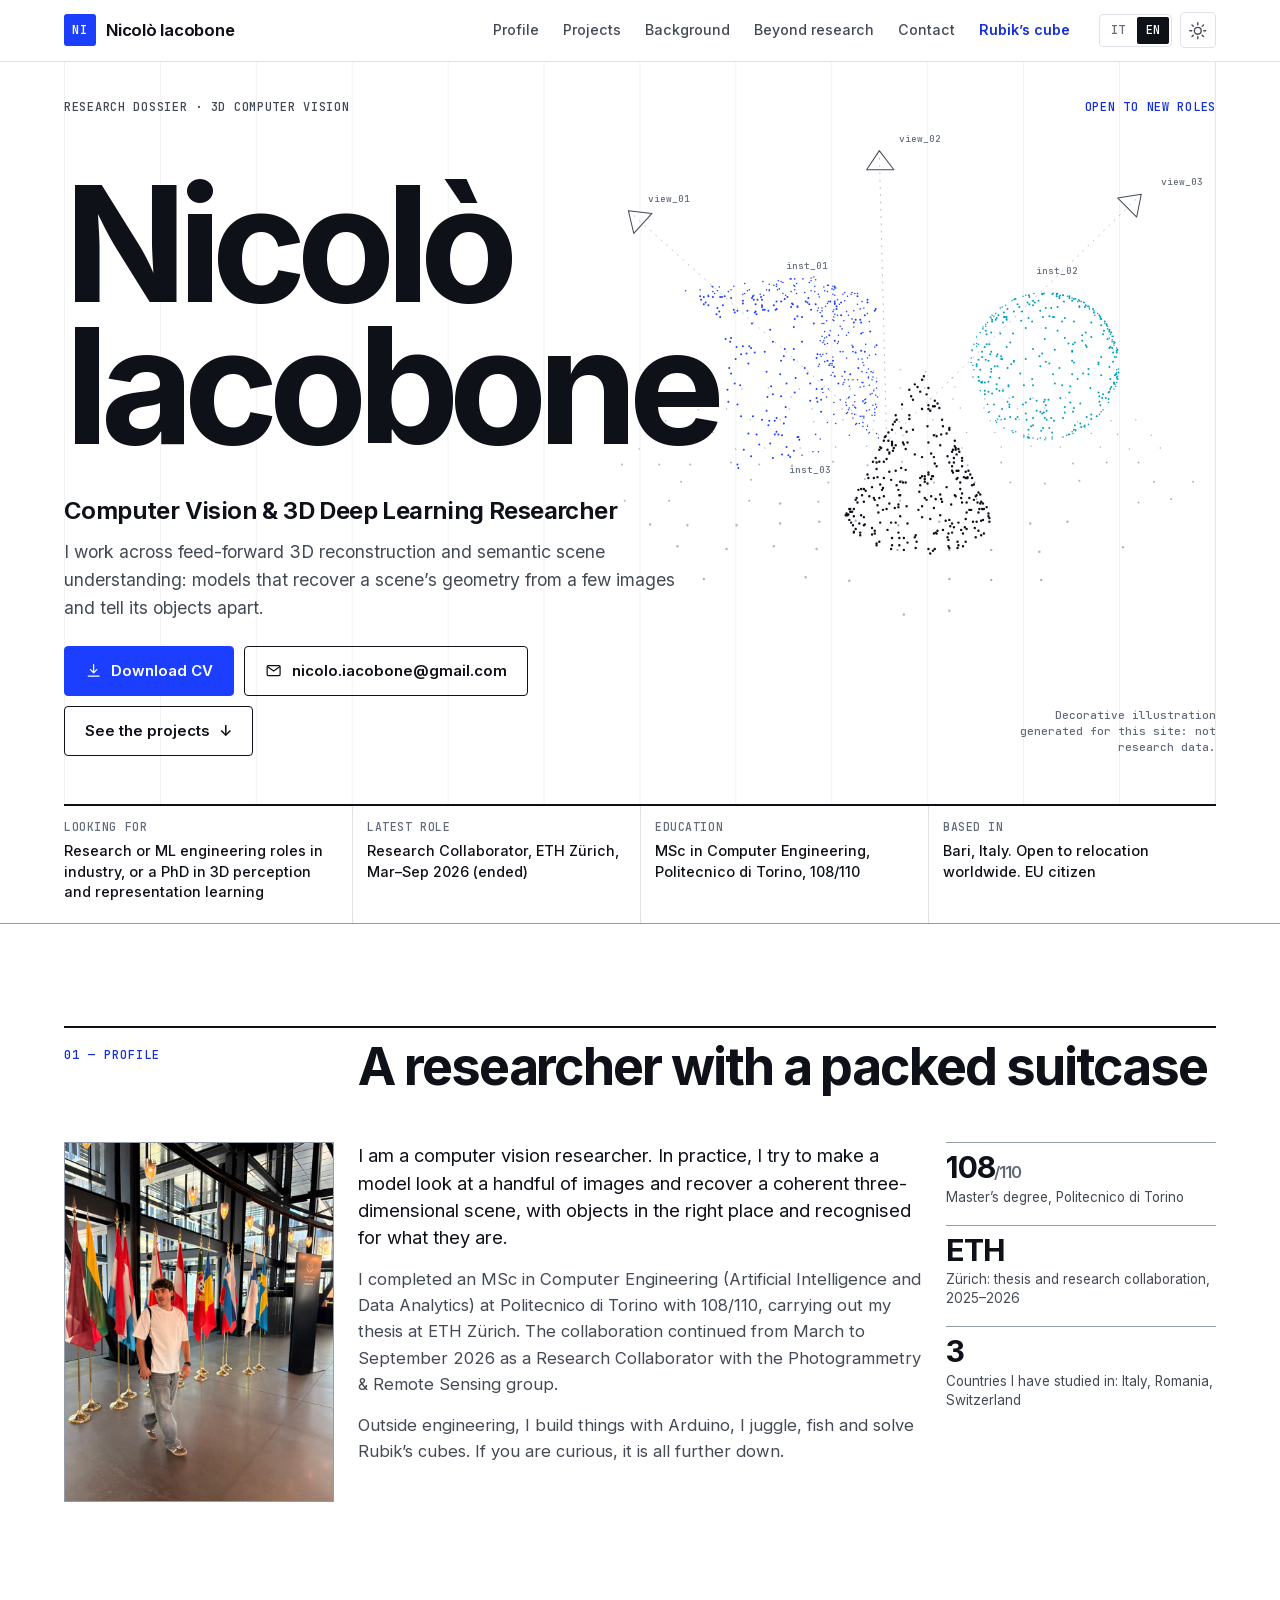
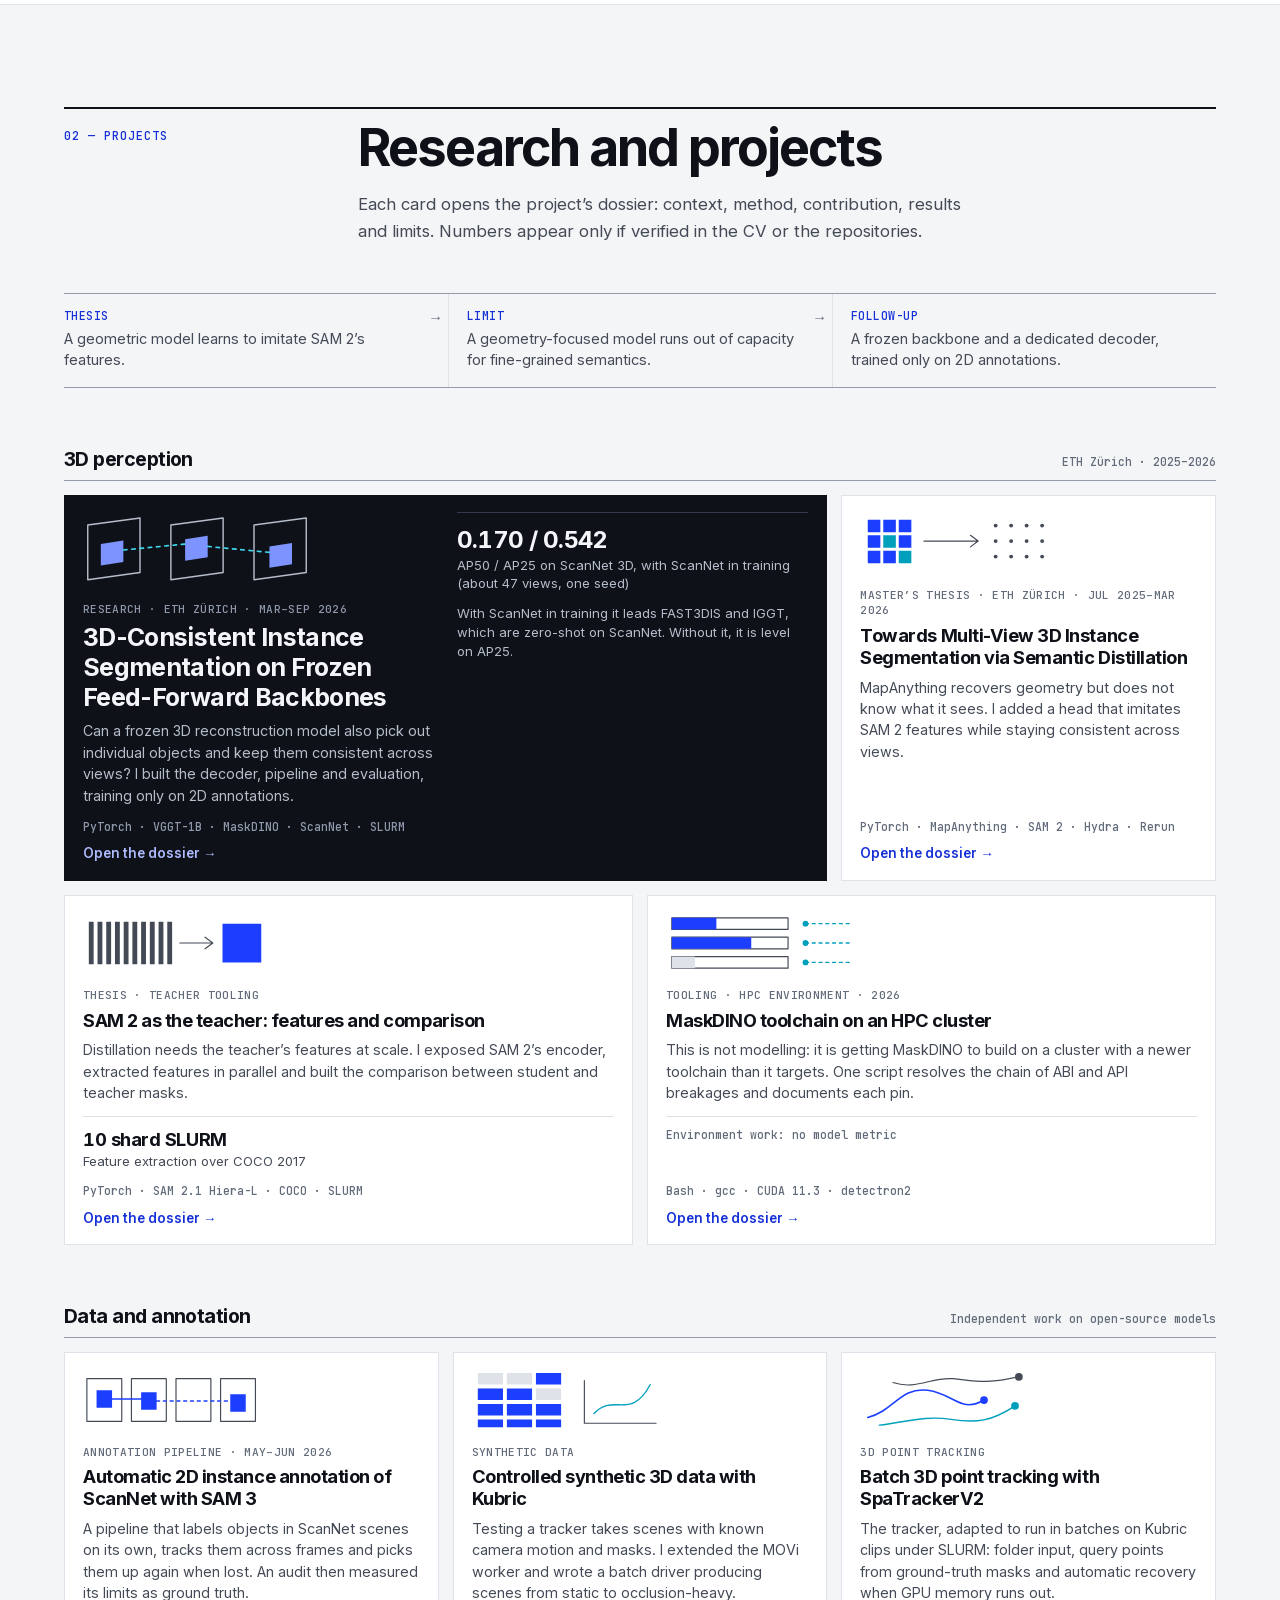
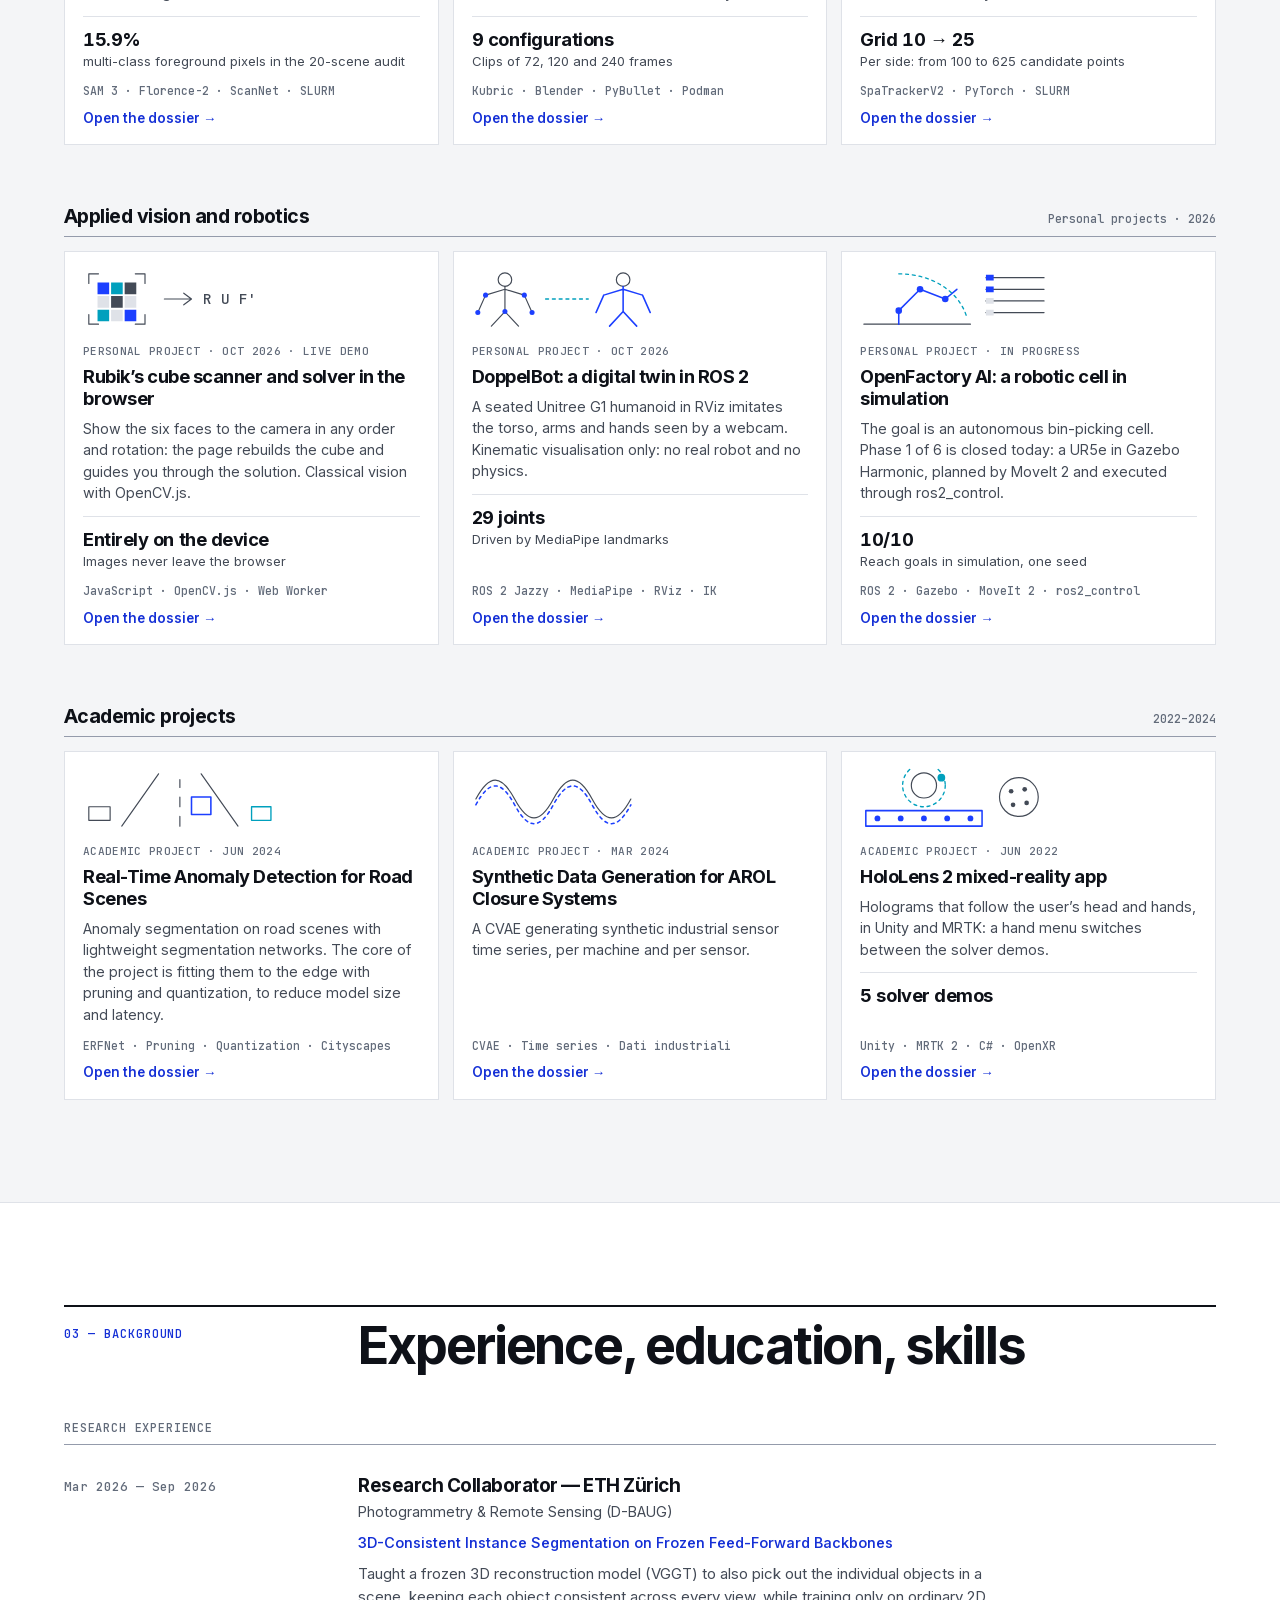
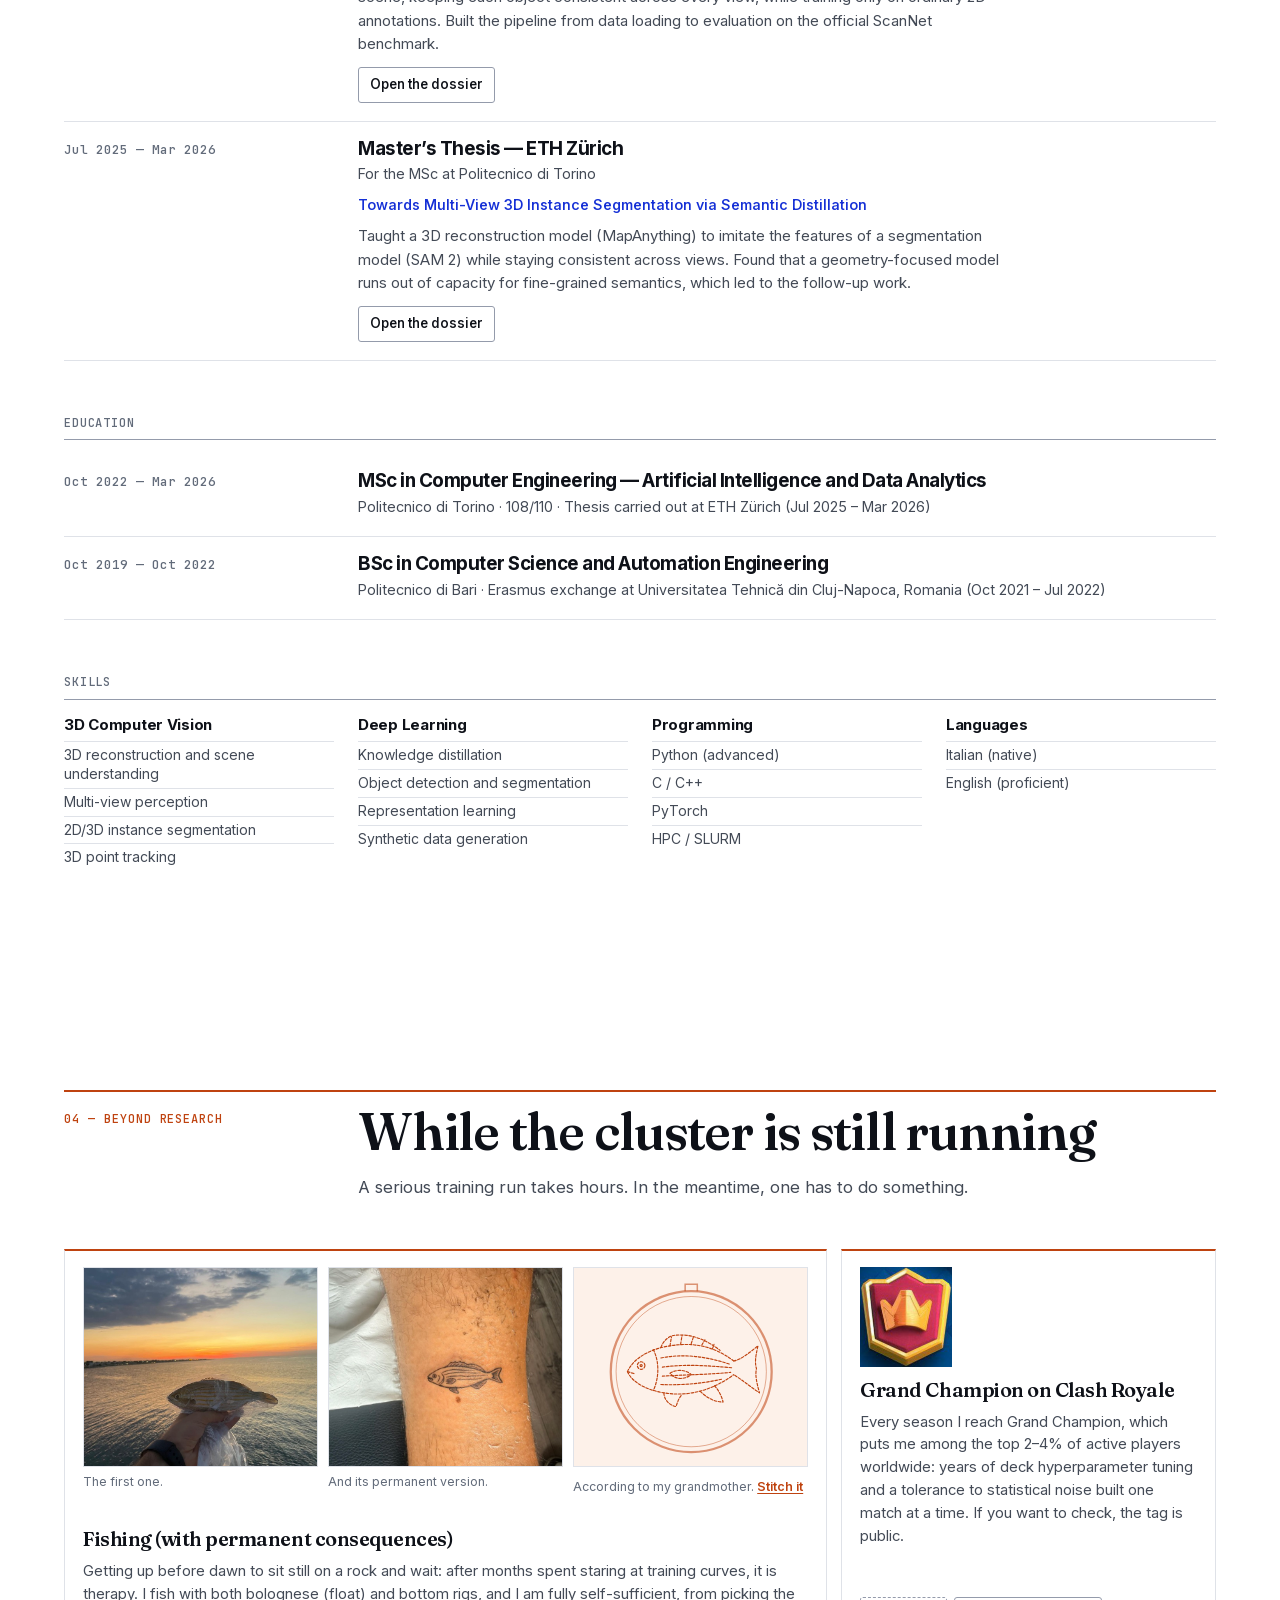
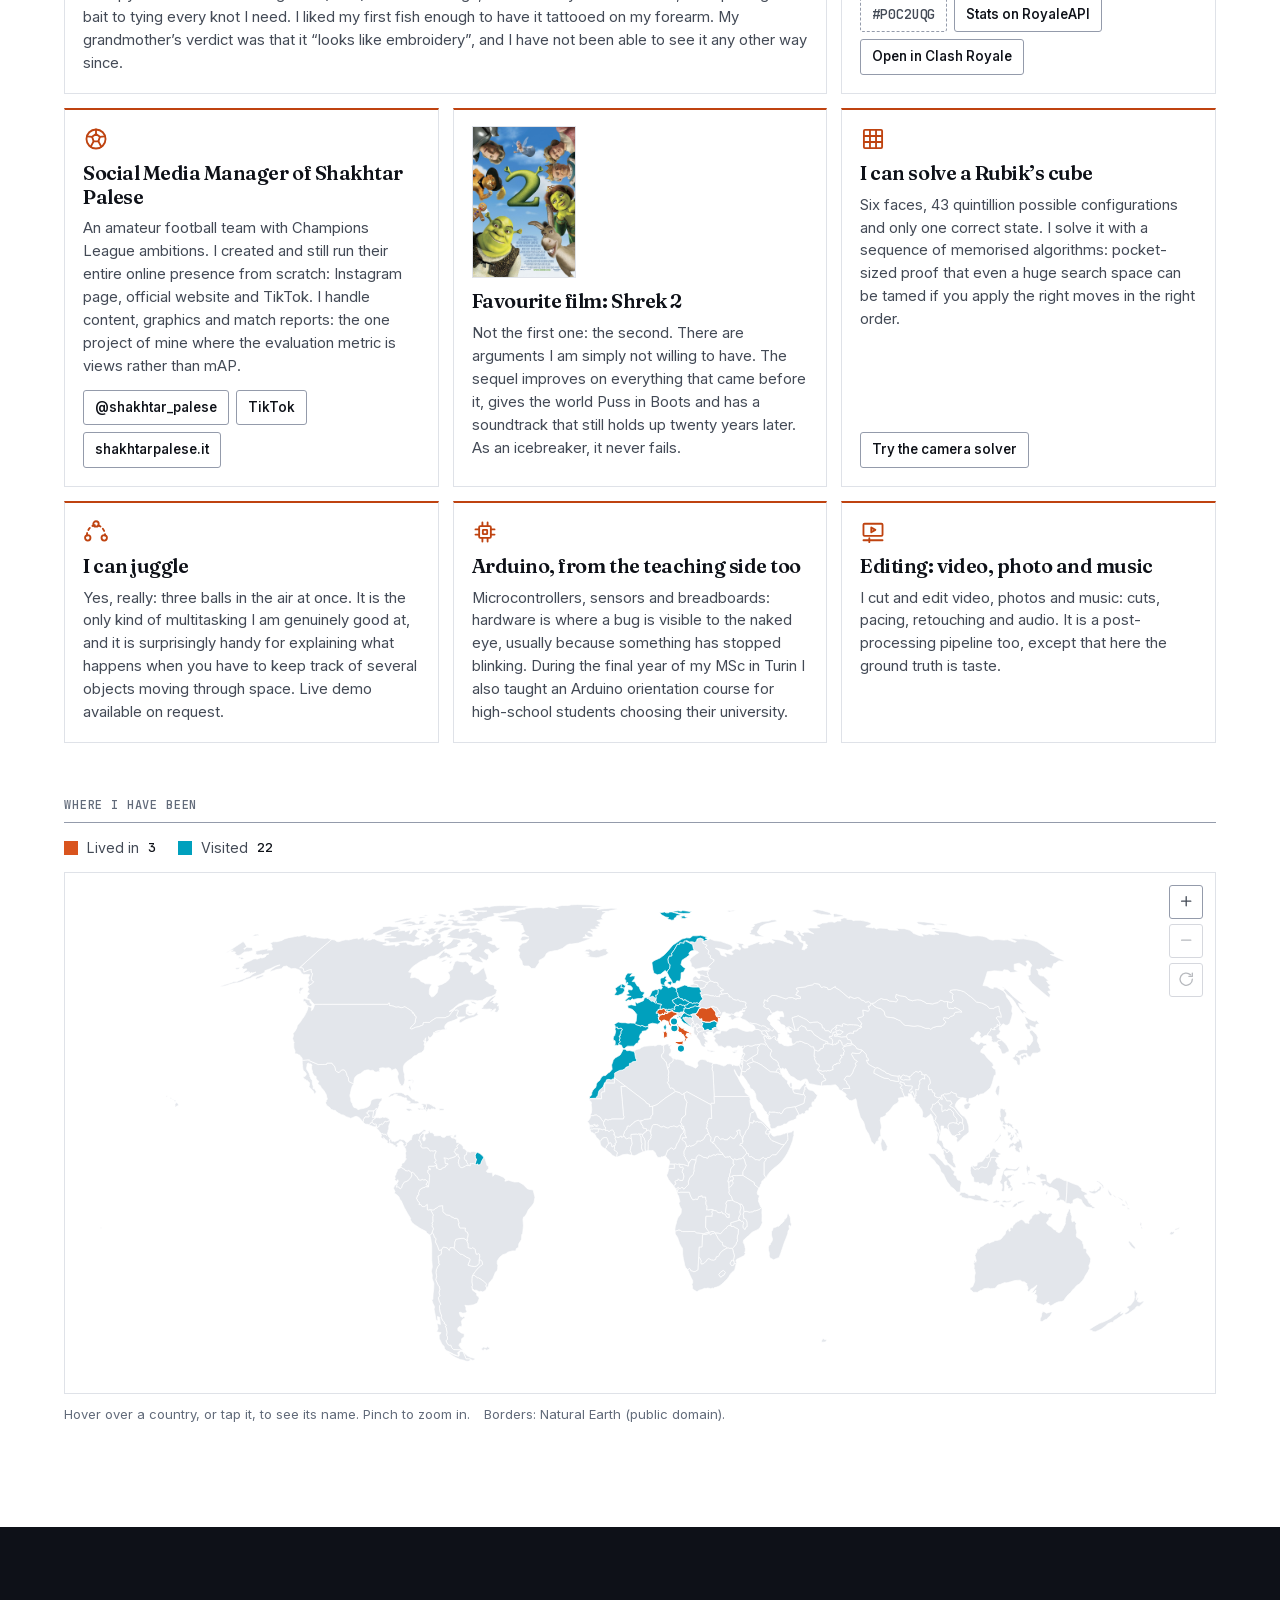
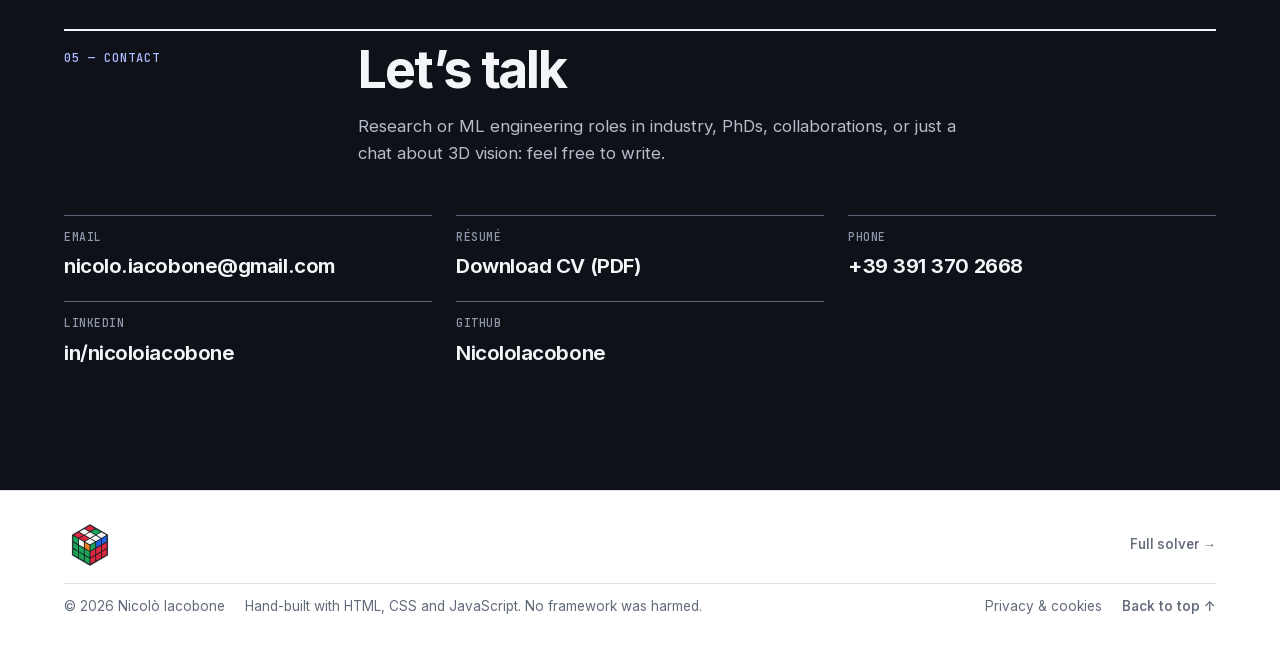
<file: index.html>
<!DOCTYPE html>
<html lang="it">
<head>
<meta charset="utf-8">
<meta name="viewport" content="width=device-width, initial-scale=1">
<title data-i18n="meta.title">Nicolò Iacobone — Computer Vision &amp; 3D Deep Learning Researcher</title>
<meta name="description" data-i18n-attr="content" data-i18n="meta.description" content="Portfolio di Nicolò Iacobone, ricercatore in Computer Vision e 3D Deep Learning: feed-forward 3D reconstruction e semantic scene understanding. Cerca ruoli di ricerca o ML engineering, oppure un dottorato.">
<meta name="author" content="Nicolò Iacobone">
<meta name="theme-color" content="#ffffff">
<meta property="og:title" content="Nicolò Iacobone — Computer Vision &amp; 3D Deep Learning Researcher">
<meta property="og:description" content="Portfolio of a Computer Vision and 3D Deep Learning researcher working on feed-forward 3D reconstruction and semantic scene understanding. Open to research or ML engineering roles, or a PhD.">
<meta property="og:image" content="https://www.nicoloiacobone.it/imgs_and_docs/foto_profilo.jpeg">
<meta property="og:image:alt" content="Portrait of Nicolò Iacobone">
<meta property="og:type" content="website">
<meta property="og:url" content="https://www.nicoloiacobone.it/">
<meta property="og:locale" content="it_IT">
<meta property="og:locale:alternate" content="en_GB">
<meta name="twitter:card" content="summary">
<link rel="canonical" href="https://www.nicoloiacobone.it/">
<link rel="icon" href="data:image/svg+xml,<svg xmlns='http://www.w3.org/2000/svg' viewBox='0 0 100 100'><rect width='100' height='100' fill='%231c3fff'/><text x='50' y='68' font-size='52' font-family='Menlo,monospace' font-weight='500' fill='white' text-anchor='middle'>NI</text></svg>">
<link rel="preload" href="fonts/inter-latin.woff2" as="font" type="font/woff2" crossorigin>
<link rel="stylesheet" href="css/style.css">
<link rel="stylesheet" href="css/home.css">
<script>
/* Prima di tutto: senza questa classe i dossier restano sezioni della pagina. */
document.documentElement.classList.add('js');
/* Applica tema e lingua prima del primo paint per evitare il flash */
(function () {
  try {
    var t = localStorage.getItem('theme');
    if (!t) t = window.matchMedia('(prefers-color-scheme: dark)').matches ? 'dark' : 'light';
    document.documentElement.setAttribute('data-theme', t);
    var l = localStorage.getItem('lang');
    if (!l) l = (navigator.language || 'it').toLowerCase().indexOf('it') === 0 ? 'it' : 'en';
    document.documentElement.setAttribute('lang', l);
  } catch (e) {}
})();
</script>
</head>
<body>

<a class="skip-link" href="#main" data-i18n="a11y.skip">Vai al contenuto</a>

<header class="nav" id="nav">
  <div class="nav__inner">
    <a class="nav__brand" href="#hero">
      <span class="nav__mark" aria-hidden="true">NI</span>
      <span class="nav__brandtext">Nicolò Iacobone</span>
    </a>

    <nav class="nav__links" id="navLinks" aria-label="Main">
      <a href="#about" data-i18n="nav.about">Profilo</a>
      <a href="#projects" data-i18n="nav.projects">Progetti</a>
      <a href="#path" data-i18n="nav.path">Percorso</a>
      <a href="#beyond" data-i18n="nav.beyond">Oltre la ricerca</a>
      <a href="#contact" data-i18n="nav.contact">Contatti</a>
      <a class="nav__cta" href="rubik/" data-i18n="nav.rubik">Cubo di Rubik</a>
    </nav>

    <div class="nav__tools">
      <div class="langswitch" role="group" data-i18n-attr="aria-label" data-i18n="a11y.langGroup" aria-label="Lingua">
        <button type="button" class="langswitch__btn" data-lang="it" aria-pressed="true">IT</button>
        <button type="button" class="langswitch__btn" data-lang="en" aria-pressed="false">EN</button>
      </div>

      <button type="button" class="iconbtn" id="themeToggle" data-i18n-attr="aria-label,title" data-i18n="a11y.theme" aria-label="Cambia tema" title="Cambia tema">
        <svg class="icon icon--sun" viewBox="0 0 24 24" aria-hidden="true"><circle cx="12" cy="12" r="4.2"/><path d="M12 2.2v2.4M12 19.4v2.4M2.2 12h2.4M19.4 12h2.4M4.9 4.9l1.7 1.7M17.4 17.4l1.7 1.7M19.1 4.9l-1.7 1.7M6.6 17.4l-1.7 1.7"/></svg>
        <svg class="icon icon--moon" viewBox="0 0 24 24" aria-hidden="true"><path d="M20.5 14.6A8.6 8.6 0 0 1 9.4 3.5a8.6 8.6 0 1 0 11.1 11.1z"/></svg>
      </button>

      <button type="button" class="iconbtn navtoggle" id="navToggle" aria-expanded="false" aria-controls="navLinks" data-i18n-attr="aria-label,title" data-i18n="a11y.menu" aria-label="Apri il menu" title="Menu">
        <svg class="icon" viewBox="0 0 24 24" aria-hidden="true"><path class="navtoggle__top" d="M4 7h16"/><path class="navtoggle__mid" d="M4 12h16"/><path class="navtoggle__bot" d="M4 17h16"/></svg>
      </button>
    </div>
  </div>
</header>

<main id="main">

  <!-- ============ HERO ============ -->
  <section class="hero" id="hero">
    <div class="wrap hero__inner">
      <p class="hero__kicker">
        <span data-i18n="hero.kicker">Dossier di ricerca · 3D computer vision</span>
        <b data-i18n="hero.kickerR">Aperto a nuove posizioni</b>
      </p>

      <div class="hero__stage">
        <svg class="cloud" viewBox="0 0 760 540" aria-hidden="true" focusable="false">
        <path class="cloud__ray" d="M96 92L380 346M372 26L380 346M660 74L380 346"/>
        <path class="cloud__cam" d="M96 92L102 117L122 95ZM372 26L358 47L388 47ZM660 74L634 78L655 99Z"/>
        <path class="pc pc--a" stroke-width="1.7" d="M305 199h0M310 292h0M209 179h0M301 175h0M248 179h0M346 309h0M349 255h0M322 316h0M318 260h0M309 199h0M343 320h0M245 185h0M261 169h0M359 254h0M323 195h0M356 300h0M281 172h0M345 295h0M241 184h0M196 176h0M367 242h0M260 179h0M290 182h0M371 342h0M323 177h0M357 303h0M251 179h0M348 278h0M332 184h0M327 236h0M358 270h0M339 285h0M314 297h0M326 190h0M338 207h0M354 302h0M335 303h0M367 317h0M342 315h0M224 183h0M326 238h0M366 290h0M279 179h0M365 270h0M312 239h0M338 226h0M309 230h0M259 173h0M262 178h0M297 180h0M331 274h0M315 238h0M313 197h0M337 314h0M354 259h0M327 229h0M364 278h0M369 280h0M191 183h0M279 175h0M316 288h0M266 171h0M361 336h0M364 293h0M266 183h0M324 177h0M367 314h0M308 278h0M341 184h0M359 205h0M319 273h0M343 306h0M309 202h0M369 337h0M288 167h0M322 201h0M234 185h0M339 297h0M312 232h0M328 195h0M370 297h0M316 174h0M159 180h0M338 278h0M315 181h0M259 175h0M354 329h0M336 229h0M323 176h0M351 200h0M322 303h0M315 325h0M194 180h0M269 185h0M355 262h0M323 185h0M256 174h0M354 325h0M348 195h0M305 357h0M311 235h0M320 262h0M345 183h0M344 220h0M315 194h0M356 304h0M316 192h0M365 306h0M297 166h0M342 211h0M353 318h0M329 300h0M326 207h0M188 175h0M314 249h0M314 213h0M369 308h0M191 183h0M244 170h0M337 186h0M189 181h0M175 179h0M357 239h0M322 209h0M339 309h0M301 181h0M353 269h0M350 326h0M354 281h0M321 270h0M321 184h0M312 180h0M351 318h0M365 275h0M275 181h0M322 179h0M345 308h0M306 261h0M345 302h0M355 285h0M336 254h0M321 203h0M336 203h0M362 294h0M300 165h0M320 178h0M361 251h0M361 214h0M360 275h0M251 173h0M307 235h0M347 326h0M364 317h0M279 167h0M206 181h0M332 283h0M355 199h0M281 183h0M355 320h0M354 301h0M311 216h0M229 179h0M302 338h0M222 184h0M355 318h0M320 260h0M364 317h0M360 276h0M227 180h0M251 180h0M346 327h0M345 316h0M295 171h0M307 250h0M339 339h0M302 168h0M344 202h0M358 333h0M338 298h0M321 175h0M264 170h0M357 299h0M224 172h0M361 284h0M189 176h0M310 237h0M304 202h0M353 281h0M314 231h0M308 252h0M336 306h0M184 185h0M324 326h0M353 192h0M358 312h0M334 182h0M361 311h0M367 310h0M297 169h0M212 175h0M332 247h0M323 206h0M251 179h0M363 269h0M309 216h0M321 253h0M312 258h0M278 174h0M359 329h0M354 226h0M343 247h0M333 213h0M334 191h0M348 183h0M299 357h0M305 263h0M322 213h0M368 250h0M336 315h0M334 278h0M338 311h0M310 250h0M321 212h0M342 182h0M331 222h0M312 225h0M318 224h0M333 281h0M368 295h0M311 176h0M360 266h0M306 187h0M353 255h0M342 240h0M368 305h0M305 184h0M351 286h0M323 175h0M307 343h0M274 167h0M329 219h0M343 278h0M329 247h0M307 204h0M275 167h0M287 361h0M369 287h0M315 174h0"/>
        <path class="pc pc--a" stroke-width="2.2" d="M229 241h0M226 249h0M291 192h0M309 278h0M259 320h0M294 188h0M340 272h0M272 361h0M265 339h0M264 257h0M179 195h0M240 349h0M261 338h0M367 202h0M263 272h0M322 264h0M205 289h0M236 195h0M269 319h0M209 188h0M303 298h0M352 227h0M270 282h0M290 265h0M304 250h0M216 202h0M330 207h0M287 209h0M277 195h0M255 236h0M368 200h0M222 194h0M264 296h0M267 252h0M267 326h0M243 198h0M293 193h0M179 187h0M330 193h0M227 202h0M231 362h0M282 208h0M200 196h0M209 271h0M352 215h0M362 225h0M279 211h0M259 200h0M179 187h0M250 328h0M228 260h0M189 187h0M321 257h0M278 356h0M197 209h0M197 187h0M206 302h0M232 216h0M309 288h0M265 360h0M259 335h0M284 344h0M348 186h0M235 248h0M222 191h0M334 269h0M303 288h0M203 233h0M323 192h0M184 186h0M346 212h0M296 301h0M352 246h0M175 186h0M300 216h0M253 285h0M359 190h0M231 243h0M248 269h0M193 206h0M213 204h0M246 247h0M213 282h0M278 220h0M252 223h0M323 235h0M282 197h0M233 186h0M216 305h0M356 207h0M344 215h0M258 201h0M349 265h0M302 195h0M194 199h0M244 201h0M255 364h0M351 212h0M219 284h0M270 352h0M220 250h0M216 371h0M308 313h0M243 190h0M323 274h0M323 194h0M264 192h0M325 200h0M317 262h0M282 198h0M222 241h0M243 196h0M196 203h0M303 254h0M297 201h0M279 292h0M236 203h0M214 255h0M317 229h0M202 186h0M246 201h0M181 193h0M283 341h0M220 318h0M176 190h0M271 187h0M325 197h0M184 196h0M243 322h0M309 208h0M256 196h0M346 248h0M295 195h0M278 244h0M235 204h0M208 236h0M287 236h0M269 308h0M242 187h0M238 190h0M268 244h0M359 193h0M276 194h0M249 297h0M237 206h0M274 363h0M217 375h0M327 282h0M296 282h0M268 189h0M282 341h0M207 265h0M248 312h0M255 294h0M369 240h0M199 187h0M234 190h0M250 202h0M278 256h0M223 355h0M280 276h0M251 323h0M232 188h0M257 338h0M215 242h0M315 257h0M275 198h0M257 323h0M259 192h0M228 337h0M293 271h0M209 188h0M356 247h0M237 338h0M318 192h0M233 318h0M304 302h0M212 201h0M343 242h0M308 300h0M209 232h0M252 348h0"/>
        <path class="pc pc--c" stroke-width="1.7" d="M598 330h0M519 336h0M489 217h0M522 335h0M614 316h0M622 218h0M611 318h0M584 188h0M537 342h0M633 276h0M481 239h0M542 183h0M521 189h0M536 342h0M602 327h0M500 323h0M568 183h0M633 253h0M618 311h0M633 246h0M536 185h0M633 272h0M536 341h0M601 197h0M625 232h0M603 200h0M551 183h0M473 259h0M555 342h0M588 189h0M623 222h0M533 185h0M597 329h0M598 328h0M502 321h0M574 341h0M511 196h0M479 231h0M531 341h0M481 279h0M628 236h0M494 209h0M474 246h0M632 285h0M628 230h0M631 283h0M473 254h0M578 339h0M554 344h0M476 239h0M633 270h0M530 186h0M491 215h0M518 191h0M633 281h0M602 197h0M585 337h0M493 313h0M491 305h0M479 238h0M588 334h0M626 228h0M483 290h0M615 211h0M630 288h0M562 343h0M620 216h0M608 202h0M609 207h0M581 338h0M567 183h0M623 219h0M549 342h0M630 288h0M505 199h0M584 335h0M522 189h0M562 184h0M624 303h0M479 241h0M628 234h0M603 198h0M635 266h0M633 275h0M588 189h0M474 245h0M518 334h0M501 325h0M630 236h0M562 341h0M630 240h0M483 226h0M489 219h0M475 275h0M579 186h0M535 341h0M571 185h0M537 185h0M486 222h0M634 274h0M492 314h0M506 322h0M498 208h0M591 190h0M597 329h0M629 230h0M616 313h0M590 192h0M594 192h0M507 198h0M546 343h0M580 338h0M588 333h0M630 238h0M500 205h0M486 220h0M476 267h0M541 342h0M475 262h0M631 237h0M496 207h0M495 210h0M520 190h0M509 331h0M574 185h0M612 205h0M633 243h0M531 339h0M633 267h0"/>
        <path class="pc pc--c" stroke-width="2.2" d="M618 228h0M506 255h0M502 263h0M576 210h0M485 280h0M494 250h0M597 193h0M541 328h0M613 261h0M548 252h0M524 195h0M517 261h0M629 258h0M624 299h0M492 291h0M635 270h0M580 238h0M600 319h0M495 226h0M513 302h0M576 308h0M534 322h0M605 215h0M596 271h0M506 252h0M505 227h0M617 298h0M509 209h0M593 304h0M541 284h0M551 184h0M496 212h0M527 271h0M632 272h0M489 224h0M488 281h0M607 200h0M554 233h0M540 214h0M507 310h0M485 253h0M611 318h0M549 202h0M496 214h0M616 211h0M510 209h0M504 318h0M575 192h0M634 245h0M584 246h0M627 226h0M568 224h0M524 319h0M584 272h0M602 266h0M631 273h0M586 333h0M576 232h0M602 272h0M605 316h0M581 186h0M604 287h0M561 320h0M581 188h0M498 305h0M531 284h0M630 281h0M585 239h0M522 321h0M492 257h0M615 209h0M633 248h0M541 196h0M533 315h0M514 285h0M515 305h0M551 315h0M493 239h0M481 275h0M519 297h0M576 314h0M479 261h0M554 300h0M501 210h0M567 184h0M516 237h0M490 228h0M599 226h0M482 279h0M520 257h0M538 299h0M489 256h0M563 209h0M495 269h0M613 292h0M625 243h0M581 292h0M625 223h0M510 321h0M584 191h0M567 186h0M595 229h0M501 283h0M627 286h0M585 313h0M547 191h0M587 328h0M625 264h0M592 197h0M485 281h0M494 275h0M621 298h0M503 207h0M533 255h0M479 263h0M586 189h0M508 215h0M605 321h0M570 186h0M529 203h0M620 214h0M634 277h0M550 334h0M562 336h0M593 326h0M592 191h0M568 198h0M536 210h0M512 209h0M535 193h0M598 198h0M555 258h0M507 255h0M555 306h0M509 204h0M502 250h0M488 294h0M574 185h0M614 302h0M530 305h0M594 330h0M484 281h0M586 214h0M515 308h0M616 253h0M488 242h0M537 187h0M628 243h0M600 242h0M626 277h0M513 265h0M555 199h0M545 301h0M543 193h0M552 209h0M483 267h0M519 227h0M541 191h0M553 302h0M553 314h0M528 213h0M488 290h0M605 231h0M545 312h0M508 290h0M536 333h0M553 183h0M584 257h0M559 331h0M514 284h0M551 249h0M614 207h0M619 224h0M485 247h0M565 245h0M615 306h0M573 284h0M500 212h0M512 211h0M558 300h0M622 217h0M624 292h0M616 218h0M552 331h0M564 323h0M516 319h0M520 258h0M520 203h0M559 260h0M549 263h0M564 209h0M626 242h0M489 224h0M533 303h0M541 244h0M512 242h0M586 309h0M586 259h0M554 320h0M582 303h0M495 247h0M618 294h0M584 247h0M504 276h0M555 221h0M616 273h0M563 272h0M599 240h0M556 312h0M623 233h0M608 204h0M626 288h0M492 280h0M565 282h0M595 235h0M630 282h0M504 290h0M541 320h0M561 199h0M582 285h0M499 263h0M571 298h0M573 214h0M629 248h0M540 277h0M556 322h0M537 195h0M559 208h0M526 198h0M563 183h0M549 313h0M533 221h0M625 291h0M625 225h0M496 293h0M495 266h0M481 256h0M587 237h0M631 253h0M590 277h0M613 259h0M501 252h0M513 200h0M570 188h0M490 239h0M501 288h0M512 212h0M570 265h0M614 296h0M633 246h0M574 320h0M592 198h0M539 329h0M599 196h0"/>
        <path class="pc pc--g" stroke-width="1.7" d="M108 354h0M125 335h0M137 323h0M152 337h0M173 311h0M190 298h0M189 336h0M204 310h0M221 288h0M214 354h0M230 322h0M250 287h0M246 353h0M258 337h0M263 322h0M273 310h0M275 297h0M284 288h0M285 353h0M300 324h0M298 310h0M310 287h0M324 352h0M332 322h0M331 310h0M336 299h0M340 288h0M342 278h0M358 351h0M360 337h0M366 323h0M361 311h0M366 288h0M369 276h0M366 268h0M398 339h0M394 324h0M397 310h0M395 287h0M395 267h0M434 338h0M431 322h0M429 310h0M428 299h0M422 287h0M421 278h0M423 269h0M463 353h0M468 336h0M461 309h0M453 299h0M455 286h0M452 276h0M506 352h0M499 336h0M494 323h0M487 309h0M488 299h0M539 351h0M536 338h0M526 322h0M524 310h0M515 298h0M508 288h0M571 352h0M554 309h0M541 298h0M615 352h0M605 337h0M590 324h0M577 298h0M647 354h0M634 338h0M627 323h0M681 353h0M671 339h0M654 322h0"/>
        <path class="pc pc--g" stroke-width="2.2" d="M89 371h0M92 411h0M130 371h0M141 411h0M154 390h0M164 371h0M209 369h0M229 411h0M231 388h0M240 371h0M276 372h0M305 412h0M316 391h0M321 368h0M356 387h0M359 372h0M395 411h0M397 389h0M397 368h0M434 410h0M432 391h0M479 409h0M477 391h0M469 372h0M516 391h0M506 369h0M554 392h0M592 389h0M585 370h0M657 413h0M622 369h0M693 409h0M674 390h0M657 369h0M717 390h0"/>
        <path class="pc pc--g" stroke-width="2.7" d="M120 437h0M150 461h0M161 438h0M179 497h0M204 464h0M215 438h0M256 461h0M263 436h0M263 414h0M291 495h0M303 464h0M306 434h0M339 499h0M346 433h0M399 536h0M392 465h0M393 438h0M449 532h0M449 497h0M449 465h0M438 434h0M495 498h0M495 465h0M550 498h0M548 467h0M538 436h0M579 434h0M640 462h0"/>
        <path class="pc pc--t" stroke-width="2.7" d="M367 444h0M440 409h0M387 356h0M421 274h0M451 415h0M372 456h0M401 354h0M389 324h0M436 444h0M390 378h0M449 432h0M383 414h0M425 329h0M432 447h0M378 341h0M486 432h0M482 420h0M452 446h0M456 355h0M434 446h0M379 340h0M449 333h0M347 408h0M468 413h0M476 410h0M442 329h0M459 435h0M454 364h0M357 400h0M455 405h0M419 417h0M372 355h0M431 307h0M352 427h0M390 350h0M403 457h0M401 391h0M426 306h0M393 399h0M390 317h0M415 421h0M399 465h0M419 429h0M428 469h0M336 425h0M417 386h0M448 454h0M457 360h0M386 452h0M454 369h0M394 460h0M403 347h0M397 305h0M457 378h0M373 393h0M369 369h0M472 382h0M429 387h0M428 312h0M366 386h0M436 304h0M426 287h0M394 452h0M433 307h0M445 433h0M371 424h0M370 385h0M463 367h0M431 466h0M479 405h0M468 442h0M442 443h0M449 463h0M435 340h0M453 380h0M484 433h0M447 451h0M484 449h0M450 439h0M432 363h0M468 424h0M471 408h0M419 310h0M448 447h0M405 321h0M426 382h0M386 348h0M341 435h0M348 413h0M461 398h0M344 446h0M487 447h0M380 365h0M355 412h0M377 345h0M490 418h0M375 399h0M455 351h0M456 406h0M434 409h0M493 430h0M339 420h0M364 441h0M372 355h0M461 391h0M340 423h0M387 327h0M479 434h0M381 355h0M390 435h0M381 443h0M355 429h0M364 396h0M335 427h0M343 438h0M441 412h0M463 364h0M412 463h0M464 461h0M355 398h0M405 289h0M459 460h0M346 442h0M386 333h0M353 405h0M351 446h0M435 373h0M365 368h0M449 331h0M476 393h0M453 355h0M483 414h0M393 418h0M393 415h0M431 384h0M422 408h0M460 357h0M398 391h0M367 410h0M424 410h0M372 368h0M433 370h0M487 420h0M351 449h0M399 452h0M391 394h0M344 420h0M492 425h0M413 456h0M377 386h0M480 413h0M396 331h0M385 388h0M452 436h0M344 445h0M463 373h0M338 426h0M364 448h0M430 384h0M439 404h0M352 398h0M369 460h0M455 345h0M368 364h0M492 428h0M464 447h0M361 406h0M367 447h0M426 347h0M383 358h0M380 420h0M346 410h0M426 310h0M424 294h0M376 397h0M417 394h0M395 428h0M407 296h0M471 421h0M419 363h0M438 309h0M433 464h0M477 441h0M391 322h0M478 406h0M486 414h0M422 384h0M481 444h0M370 416h0M383 379h0M366 408h0M395 390h0M411 451h0M374 353h0M484 412h0M462 443h0M395 405h0M463 403h0M452 378h0M377 368h0M340 420h0M467 456h0M425 392h0M429 359h0M402 417h0M411 360h0M470 378h0M344 428h0M473 421h0M454 440h0M433 301h0M337 427h0M432 339h0M467 379h0M377 406h0M401 377h0M426 464h0M493 434h0M469 386h0M360 386h0M458 386h0M373 352h0M403 436h0M466 440h0M393 446h0M459 378h0M386 460h0M485 420h0M385 464h0M458 463h0M441 322h0M388 353h0M446 337h0M467 431h0M386 350h0M356 437h0M350 436h0M439 350h0M382 336h0M447 362h0M432 419h0M369 458h0M417 291h0M449 369h0M475 434h0M457 387h0M342 423h0M349 399h0M396 375h0M440 338h0M394 405h0M429 406h0M467 386h0M373 435h0M376 421h0M355 438h0M383 359h0M385 435h0M409 333h0M452 357h0M428 431h0M412 449h0M474 386h0M481 424h0M382 345h0M398 347h0M426 380h0M419 278h0M483 404h0M422 387h0M405 317h0M402 335h0M459 354h0M359 382h0M458 456h0M465 385h0M386 346h0M435 447h0M399 349h0M478 451h0M462 408h0M469 385h0M422 390h0M339 432h0M411 283h0M456 353h0M463 413h0M414 286h0M389 419h0M369 376h0M474 394h0M416 401h0M372 408h0M409 300h0M446 396h0M481 402h0M448 461h0M439 427h0M419 384h0M452 373h0"/>
        <g class="cloud__label"><text x="118" y="82">view_01</text><text x="394" y="16">view_02</text><text x="682" y="64">view_03</text><text x="269" y="156">inst_01</text><text x="544" y="162">inst_02</text><text x="273" y="381">inst_03</text></g>
        </svg>
        <h1 class="hero__name"><span>Nicolò</span><span>Iacobone</span></h1>
      </div>

      <div class="hero__body">
        <div>
          <p class="hero__role" data-i18n="hero.role">Computer Vision &amp; 3D Deep Learning Researcher</p>
          <p class="hero__lead" data-i18n="hero.lead">Lavoro tra feed-forward 3D reconstruction e semantic scene understanding: modelli che da poche immagini ricavano la geometria di una scena e ne distinguono gli oggetti.</p>
          <div class="hero__cta">
            <a class="btn btn--primary" href="imgs_and_docs/CV.pdf" download>
              <svg class="icon" viewBox="0 0 24 24" aria-hidden="true"><path d="M12 3.5v11.5M7.6 10.6 12 15l4.4-4.4M4.5 19.5h15"/></svg>
              <span data-i18n="hero.cvBtn">Scarica il CV</span>
            </a>
            <a class="btn btn--ghost" href="mailto:nicolo.iacobone@gmail.com">
              <svg class="icon" viewBox="0 0 24 24" aria-hidden="true"><rect x="3" y="5" width="18" height="14" rx="1.5"/><path d="m3.6 6.6 8.4 6 8.4-6"/></svg>
              <span>nicolo.iacobone@gmail.com</span>
            </a>
            <a class="btn btn--ghost" href="#projects"><span data-i18n="hero.projectsBtn">Vedi i progetti</span> <span aria-hidden="true">↓</span></a>
          </div>
        </div>
        <p class="hero__fignote" data-i18n="hero.figNote">Illustrazione decorativa generata per questo sito: non sono dati di ricerca.</p>
      </div>

      <dl class="hero__facts">
        <div><dt data-i18n="hero.f1t">Cerco</dt><dd data-i18n="hero.f1">Ruoli di ricerca o ML engineering in industria, oppure un dottorato in 3D perception e representation learning</dd></div>
        <div><dt data-i18n="hero.f2t">Ultimo ruolo</dt><dd data-i18n="hero.f2">Research Collaborator, ETH Zürich, mar–set 2026 (concluso)</dd></div>
        <div><dt data-i18n="hero.f3t">Formazione</dt><dd data-i18n="hero.f3">MSc in Computer Engineering, Politecnico di Torino, 108/110</dd></div>
        <div><dt data-i18n="hero.f4t">Base</dt><dd data-i18n="hero.f4">Bari, Italia. Disponibile a trasferirmi ovunque. Cittadino UE</dd></div>
      </dl>
    </div>
  </section>

  <!-- ============ PROFILO ============ -->
  <section class="section" id="about">
    <div class="wrap">
      <header class="section__head shead reveal">
        <p class="section__kicker" data-i18n="about.kicker">01 — Profilo</p>
        <div class="shead__body">
          <h2 class="section__title" data-i18n="about.title">Un ricercatore con la valigia pronta</h2>
        </div>
      </header>

      <div class="about__grid reveal">
        <figure class="about__fig">
          <img src="imgs_and_docs/foto_profilo.jpeg" width="768" height="1024" loading="lazy" decoding="async"
               data-i18n-attr="alt" data-i18n="about.photoAlt"
               alt="Nicolò Iacobone in un atrio, davanti alle bandiere dei paesi europei">
        </figure>
        <div class="about__prose">
          <p data-i18n="about.p1">Sono un ricercatore in computer vision. In pratica, provo a far sì che un modello guardi una manciata di immagini e ne ricavi una scena tridimensionale coerente, con gli oggetti al posto giusto e riconosciuti come tali.</p>
          <p data-i18n="about.p2">Ho concluso la magistrale in Ingegneria Informatica (Artificial Intelligence and Data Analytics) al Politecnico di Torino con 108/110, con la tesi svolta all’ETH di Zurigo. La collaborazione è proseguita da marzo a settembre 2026 come Research Collaborator nel gruppo Photogrammetry &amp; Remote Sensing.</p>
          <p data-i18n="about.p3">Fuori dall’ingegneria costruisco cose con Arduino, faccio il giocoliere, pesco e risolvo cubi di Rubik. Se ti incuriosisce, è tutto più sotto.</p>
        </div>
        <ul class="about__stats">
          <li class="stat"><span class="stat__num">108<span class="stat__den">/110</span></span><span class="stat__label" data-i18n="about.stat1">Laurea magistrale, Politecnico di Torino</span></li>
          <li class="stat"><span class="stat__num">ETH</span><span class="stat__label" data-i18n="about.stat2">Zürich: tesi e collaborazione di ricerca, 2025–2026</span></li>
          <li class="stat"><span class="stat__num">3</span><span class="stat__label" data-i18n="about.stat3">Paesi in cui ho studiato: Italia, Romania, Svizzera</span></li>
        </ul>
      </div>
    </div>
  </section>

  <!-- ============ PROGETTI ============ -->
  <section class="section" id="projects">
    <span id="research"></span>
    <div class="wrap">
      <header class="section__head shead reveal">
        <p class="section__kicker" data-i18n="proj.kicker">02 — Progetti</p>
        <div class="shead__body">
          <h2 class="section__title" data-i18n="proj.title">Ricerca e progetti</h2>
          <p class="section__lead" data-i18n="proj.lead">Ogni card si apre sul dossier del progetto: contesto, metodo, contributo, risultati e limiti. I numeri compaiono solo se verificati nel CV o nelle repository.</p>
        </div>
      </header>

      <div class="rline reveal">
        <a class="rline__step" href="#p-mapanything"><b data-i18n="proj.r1t">Tesi</b><span data-i18n="proj.r1">Un modello geometrico impara a imitare le feature di SAM 2.</span></a>
        <div class="rline__step"><b data-i18n="proj.r2t">Limite</b><span data-i18n="proj.r2">Un modello geometry-focused esaurisce la capacità sulla semantica fine-grained.</span></div>
        <a class="rline__step" href="#p-vggt"><b data-i18n="proj.r3t">Progetto successivo</b><span data-i18n="proj.r3">Backbone frozen e decoder dedicato, addestrato solo su annotazioni 2D.</span></a>
      </div>

      <!-- ---------- Percezione 3D ---------- -->
      <div class="area">
        <div class="area__head reveal">
          <h3 class="area__title" data-i18n="area.a">3D perception</h3>
          <p class="area__note" data-i18n="area.aNote">ETH Zürich · 2025–2026</p>
        </div>
        <div class="pgrid">
          <article class="pcard pcard--8 pcard--lead reveal">
            <div class="pcard__left">
              <svg class="glyph" viewBox="0 0 200 64" preserveAspectRatio="xMinYMid meet" aria-hidden="true"><path class="gl" d="M4 11l44-6v46l-44 6zM74 11l44-6v46l-44 6zM144 11l44-6v46l-44 6z"/><path class="gfa" d="M15 27l19-3v18l-19 3zM86 23l19-3v18l-19 3zM157 29l19-3v18l-19 3z"/><path class="gc gdash" d="M34 32l52-5M105 29l52 5"/></svg>
              <p class="pcard__cat" data-i18n="p.vggt.cat">Ricerca · ETH Zürich · mar–set 2026</p>
              <h4 class="pcard__title"><a class="pcard__link" href="#p-vggt"><span data-i18n="p.vggt.title">3D-Consistent Instance Segmentation on Frozen Feed-Forward Backbones</span><span class="vh" data-i18n="ui.openHidden">: apri il dossier</span></a></h4>
              <p class="pcard__sum only-it" lang="it">Un modello di 3D reconstruction frozen può distinguere anche i singoli oggetti, mantenendoli coerenti tra le viste? Ho costruito decoder, pipeline e valutazione, addestrando solo su annotazioni 2D.</p>
              <p class="pcard__sum only-en" lang="en">Can a frozen 3D reconstruction model also pick out individual objects and keep them consistent across views? I built the decoder, pipeline and evaluation, training only on 2D annotations.</p>
              <div class="pcard__foot">
                <p class="pcard__tech">PyTorch · VGGT-1B · MaskDINO · ScanNet · SLURM</p>
                <span class="pcard__open" aria-hidden="true"><span data-i18n="ui.open">Apri il dossier</span> <i>→</i></span>
              </div>
            </div>
            <div class="pcard__right">
              <div class="pcard__metric">
                <b>0.170 / 0.542</b>
                <span class="only-it" lang="it">AP50 / AP25 su ScanNet 3D, con ScanNet in training (circa 47 viste, un seed)</span>
                <span class="only-en" lang="en">AP50 / AP25 on ScanNet 3D, with ScanNet in training (about 47 views, one seed)</span>
              </div>
              <p class="pcard__verdict only-it" lang="it">Con ScanNet in training è davanti a FAST3DIS e IGGT, che su ScanNet sono zero-shot. Senza, è alla pari sull’AP25.</p>
              <p class="pcard__verdict only-en" lang="en">With ScanNet in training it leads FAST3DIS and IGGT, which are zero-shot on ScanNet. Without it, it is level on AP25.</p>
            </div>
          </article>

          <article class="pcard reveal" style="--d:60ms">
            <svg class="glyph" viewBox="0 0 200 64" preserveAspectRatio="xMinYMid meet" aria-hidden="true"><path class="gfa" d="M8 8h13v13H8zM24 8h13v13H24zM40 8h13v13H40zM8 24h13v13H8zM40 24h13v13H40zM8 40h13v13H8zM24 40h13v13H24z"/><path class="gfc" d="M24 24h13v13H24zM40 40h13v13H40z"/><path class="gl" d="M66 30h56M114 24l8 6-8 6"/><g class="gfn"><circle cx="140" cy="14" r="2"/><circle cx="156" cy="14" r="2"/><circle cx="172" cy="14" r="2"/><circle cx="188" cy="14" r="2"/><circle cx="140" cy="30" r="2"/><circle cx="156" cy="30" r="2"/><circle cx="172" cy="30" r="2"/><circle cx="188" cy="30" r="2"/><circle cx="140" cy="46" r="2"/><circle cx="156" cy="46" r="2"/><circle cx="172" cy="46" r="2"/><circle cx="188" cy="46" r="2"/></g></svg>
            <p class="pcard__cat" data-i18n="p.mapanything.cat">Tesi magistrale · ETH Zürich · lug 2025–mar 2026</p>
            <h4 class="pcard__title"><a class="pcard__link" href="#p-mapanything"><span data-i18n="p.mapanything.title">Towards Multi-View 3D Instance Segmentation via Semantic Distillation</span><span class="vh" data-i18n="ui.openHidden">: apri il dossier</span></a></h4>
            <p class="pcard__sum only-it" lang="it">MapAnything ricostruisce la geometria ma non sa cosa vede. Gli ho aggiunto una head che imita le feature di SAM 2 restando coerente tra le viste.</p>
            <p class="pcard__sum only-en" lang="en">MapAnything recovers geometry but does not know what it sees. I added a head that imitates SAM 2 features while staying consistent across views.</p>
            <div class="pcard__foot">
              <p class="pcard__tech">PyTorch · MapAnything · SAM 2 · Hydra · Rerun</p>
              <span class="pcard__open" aria-hidden="true"><span data-i18n="ui.open">Apri il dossier</span> <i>→</i></span>
            </div>
          </article>

          <article class="pcard pcard--6 reveal">
            <svg class="glyph" viewBox="0 0 200 64" preserveAspectRatio="xMinYMid meet" aria-hidden="true"><g class="gfn"><path d="M6 10h5v44H6zM15 10h5v44h-5zM24 10h5v44h-5zM33 10h5v44h-5zM42 10h5v44h-5zM51 10h5v44h-5zM60 10h5v44h-5zM69 10h5v44h-5zM78 10h5v44h-5zM87 10h5v44h-5z"/></g><path class="gl" d="M100 32h34M126 26l8 6-8 6"/><path class="gfa" d="M144 12h40v40h-40z"/></svg>
            <p class="pcard__cat" data-i18n="p.sam2.cat">Tesi · tooling per il teacher</p>
            <h4 class="pcard__title"><a class="pcard__link" href="#p-sam2"><span data-i18n="p.sam2.title">SAM 2 come teacher: feature e confronto</span><span class="vh" data-i18n="ui.openHidden">: apri il dossier</span></a></h4>
            <p class="pcard__sum only-it" lang="it">La distillation ha bisogno delle feature del teacher su larga scala. Ho esposto l’encoder di SAM 2, estratto le feature in parallelo e costruito il confronto tra maschere di student e teacher.</p>
            <p class="pcard__sum only-en" lang="en">Distillation needs the teacher’s features at scale. I exposed SAM 2’s encoder, extracted features in parallel and built the comparison between student and teacher masks.</p>
            <div class="pcard__metric"><b>10 shard SLURM</b><span class="only-it" lang="it">Feature extraction su COCO 2017</span><span class="only-en" lang="en">Feature extraction over COCO 2017</span></div>
            <div class="pcard__foot">
              <p class="pcard__tech">PyTorch · SAM 2.1 Hiera-L · COCO · SLURM</p>
              <span class="pcard__open" aria-hidden="true"><span data-i18n="ui.open">Apri il dossier</span> <i>→</i></span>
            </div>
          </article>

          <article class="pcard pcard--6 reveal" style="--d:60ms">
            <svg class="glyph" viewBox="0 0 200 64" preserveAspectRatio="xMinYMid meet" aria-hidden="true"><path class="gl" d="M6 6h120v12H6zM6 26h120v12H6zM6 46h120v12H6z"/><path class="gfa" d="M6 6h46v12H6zM6 26h82v12H6z"/><path class="gfs" d="M6 46h24v12H6z"/><path class="gc gdash" d="M144 12h46M144 32h46M144 52h46"/><circle class="gfc" cx="144" cy="12" r="3"/><circle class="gfc" cx="144" cy="32" r="3"/><circle class="gfc" cx="144" cy="52" r="3"/></svg>
            <p class="pcard__cat" data-i18n="p.maskdino.cat">Tooling · ambiente HPC · 2026</p>
            <h4 class="pcard__title"><a class="pcard__link" href="#p-maskdino"><span data-i18n="p.maskdino.title">Toolchain di MaskDINO su cluster HPC</span><span class="vh" data-i18n="ui.openHidden">: apri il dossier</span></a></h4>
            <p class="pcard__sum only-it" lang="it">Non è modeling: è far compilare MaskDINO su un cluster con una toolchain più nuova di quella prevista. Uno script risolve la catena di breakage ABI e API e documenta ogni pin.</p>
            <p class="pcard__sum only-en" lang="en">This is not modelling: it is getting MaskDINO to build on a cluster with a newer toolchain than it targets. One script resolves the chain of ABI and API breakages and documents each pin.</p>
            <p class="pcard__metric pcard__metric--none" data-i18n="p.maskdino.metric">Lavoro di ambiente: nessuna metrica del modello</p>
            <div class="pcard__foot">
              <p class="pcard__tech">Bash · gcc · CUDA 11.3 · detectron2</p>
              <span class="pcard__open" aria-hidden="true"><span data-i18n="ui.open">Apri il dossier</span> <i>→</i></span>
            </div>
          </article>
        </div>
      </div>

      <!-- ---------- Dati e annotazione ---------- -->
      <div class="area">
        <div class="area__head reveal">
          <h3 class="area__title" data-i18n="area.b">Dati e annotazione</h3>
          <p class="area__note" data-i18n="area.bNote">Lavoro indipendente su modelli open-source</p>
        </div>
        <div class="pgrid">
          <article class="pcard reveal">
            <svg class="glyph" viewBox="0 0 200 64" preserveAspectRatio="xMinYMid meet" aria-hidden="true"><path class="gl" d="M4 10h36v44H4zM50 10h36v44H50zM96 10h36v44H96zM142 10h36v44h-36z"/><path class="gfa" d="M14 22h16v18H14zM60 24h16v18H60zM152 26h16v18h-16z"/><path class="ga" d="M30 31h30"/><path class="ga gdash" d="M76 33h76"/></svg>
            <p class="pcard__cat" data-i18n="p.sam3.cat">Pipeline di annotazione · mag–giu 2026</p>
            <h4 class="pcard__title"><a class="pcard__link" href="#p-sam3"><span data-i18n="p.sam3.title">Annotazione automatica di ScanNet con SAM 3</span><span class="vh" data-i18n="ui.openHidden">: apri il dossier</span></a></h4>
            <p class="pcard__sum only-it" lang="it">Una pipeline che etichetta da sola gli oggetti delle scene ScanNet, li segue tra i frame e li riprende quando si perdono. Un audit ne ha poi misurato i limiti come ground truth.</p>
            <p class="pcard__sum only-en" lang="en">A pipeline that labels objects in ScanNet scenes on its own, tracks them across frames and picks them up again when lost. An audit then measured its limits as ground truth.</p>
            <div class="pcard__metric"><b><span class="only-it" lang="it">15,9%</span><span class="only-en" lang="en">15.9%</span></b><span class="only-it" lang="it">di foreground pixel multi-class nell’audit su 20 scene</span><span class="only-en" lang="en">multi-class foreground pixels in the 20-scene audit</span></div>
            <div class="pcard__foot">
              <p class="pcard__tech">SAM 3 · Florence-2 · ScanNet · SLURM</p>
              <span class="pcard__open" aria-hidden="true"><span data-i18n="ui.open">Apri il dossier</span> <i>→</i></span>
            </div>
          </article>

          <article class="pcard reveal" style="--d:60ms">
            <svg class="glyph" viewBox="0 0 200 64" preserveAspectRatio="xMinYMid meet" aria-hidden="true"><path class="gfs" d="M6 4h26v12H6zM36 4h26v12H36zM6 20h26v12H6zM66 20h26v12H66zM96 4h0z"/><path class="gfa" d="M66 4h26v12H66zM6 20h26v12H6zM36 20h26v12H36zM6 36h26v12H6zM36 36h26v12H36zM66 36h26v12H66zM6 52h26v8H6zM36 52h26v8H36zM66 52h26v8H66z"/><path class="gl" d="M116 56L190 56M116 56V12"/><path class="gc" d="M126 46c20-22 38 8 58-30"/></svg>
            <p class="pcard__cat" data-i18n="p.kubric.cat">Synthetic data</p>
            <h4 class="pcard__title"><a class="pcard__link" href="#p-kubric"><span data-i18n="p.kubric.title">Synthetic 3D data controllati con Kubric</span><span class="vh" data-i18n="ui.openHidden">: apri il dossier</span></a></h4>
            <p class="pcard__sum only-it" lang="it">Per mettere alla prova il tracking servono scene con camera motion e maschere note. Ho esteso il worker MOVi e scritto un batch che genera scene da statiche a piene di occlusioni.</p>
            <p class="pcard__sum only-en" lang="en">Testing a tracker takes scenes with known camera motion and masks. I extended the MOVi worker and wrote a batch driver producing scenes from static to occlusion-heavy.</p>
            <div class="pcard__metric"><b><span class="only-it" lang="it">9 configurazioni</span><span class="only-en" lang="en">9 configurations</span></b><span class="only-it" lang="it">Clip da 72, 120 e 240 frame</span><span class="only-en" lang="en">Clips of 72, 120 and 240 frames</span></div>
            <div class="pcard__foot">
              <p class="pcard__tech">Kubric · Blender · PyBullet · Podman</p>
              <span class="pcard__open" aria-hidden="true"><span data-i18n="ui.open">Apri il dossier</span> <i>→</i></span>
            </div>
          </article>

          <article class="pcard reveal" style="--d:120ms">
            <svg class="glyph" viewBox="0 0 200 64" preserveAspectRatio="xMinYMid meet" aria-hidden="true"><path class="ga" d="M8 50C34 44 42 18 70 22s34 24 58 10"/><path class="gc" d="M20 58c30-4 48-10 74-6s42 2 66-14"/><path class="gl" d="M34 14c24 8 40-6 62-4s34 6 68-2"/><circle class="gfa" cx="128" cy="32" r="4"/><circle class="gfc" cx="160" cy="38" r="4"/><circle class="gfn" cx="164" cy="8" r="4"/></svg>
            <p class="pcard__cat" data-i18n="p.spatracker.cat">3D point tracking</p>
            <h4 class="pcard__title"><a class="pcard__link" href="#p-spatracker"><span data-i18n="p.spatracker.title">3D point tracking in batch con SpaTrackerV2</span><span class="vh" data-i18n="ui.openHidden">: apri il dossier</span></a></h4>
            <p class="pcard__sum only-it" lang="it">Il tracker, adattato a girare in batch su clip Kubric con SLURM: input da cartella, query point dalle maschere ground-truth e recupero automatico quando la memoria GPU finisce.</p>
            <p class="pcard__sum only-en" lang="en">The tracker, adapted to run in batches on Kubric clips under SLURM: folder input, query points from ground-truth masks and automatic recovery when GPU memory runs out.</p>
            <div class="pcard__metric"><b><span class="only-it" lang="it">Griglia 10 → 25</span><span class="only-en" lang="en">Grid 10 → 25</span></b><span class="only-it" lang="it">Per lato: da 100 a 625 punti candidati</span><span class="only-en" lang="en">Per side: from 100 to 625 candidate points</span></div>
            <div class="pcard__foot">
              <p class="pcard__tech">SpaTrackerV2 · PyTorch · SLURM</p>
              <span class="pcard__open" aria-hidden="true"><span data-i18n="ui.open">Apri il dossier</span> <i>→</i></span>
            </div>
          </article>
        </div>
      </div>

      <!-- ---------- Visione applicata e robotica ---------- -->
      <div class="area">
        <div class="area__head reveal">
          <h3 class="area__title" data-i18n="area.c">Computer vision applicata e robotica</h3>
          <p class="area__note" data-i18n="area.cNote">Progetti personali · 2026</p>
        </div>
        <div class="pgrid">
          <article class="pcard reveal">
            <svg class="glyph" viewBox="0 0 200 64" preserveAspectRatio="xMinYMid meet" aria-hidden="true"><path class="gl" d="M6 16V6h10M54 6h10v10M64 48v10H54M16 58H6V48"/><path class="gfa" d="M15 15h12v12H15zM43 43h12v12H43z"/><path class="gfc" d="M29 15h12v12H29zM15 43h12v12H15z"/><path class="gfn" d="M43 15h12v12H43zM29 29h12v12H29z"/><path class="gfs" d="M15 29h12v12H15zM43 29h12v12H43zM29 43h12v12H29z"/><path class="gl" d="M84 32h28M104 26l8 6-8 6"/><text x="124" y="37" font-family="var(--font-mono)" font-size="15" fill="currentColor">R U F'</text></svg>
            <p class="pcard__cat" data-i18n="p.rubik.cat">Progetto personale · ott 2026 · demo dal vivo</p>
            <h4 class="pcard__title"><a class="pcard__link" href="#p-rubik"><span data-i18n="p.rubik.title">Scanner e risolutore del cubo di Rubik nel browser</span><span class="vh" data-i18n="ui.openHidden">: apri il dossier</span></a></h4>
            <p class="pcard__sum only-it" lang="it">Mostri le sei facce alla fotocamera, in qualsiasi ordine e rotazione: la pagina ricostruisce il cubo e guida la soluzione. Computer vision classica con OpenCV.js.</p>
            <p class="pcard__sum only-en" lang="en">Show the six faces to the camera in any order and rotation: the page rebuilds the cube and guides you through the solution. Classical vision with OpenCV.js.</p>
            <div class="pcard__metric"><b><span class="only-it" lang="it">Tutto sul dispositivo</span><span class="only-en" lang="en">Entirely on the device</span></b><span class="only-it" lang="it">Le immagini non lasciano il browser</span><span class="only-en" lang="en">Images never leave the browser</span></div>
            <div class="pcard__foot">
              <p class="pcard__tech">JavaScript · OpenCV.js · Web Worker</p>
              <span class="pcard__open" aria-hidden="true"><span data-i18n="ui.open">Apri il dossier</span> <i>→</i></span>
            </div>
          </article>

          <article class="pcard reveal" style="--d:60ms">
            <svg class="glyph" viewBox="0 0 200 64" preserveAspectRatio="xMinYMid meet" aria-hidden="true"><circle class="gl" cx="34" cy="12" r="7"/><path class="gl" d="M34 19v26M14 28l20-6 20 6M14 28l-8 18M54 28l8 18M20 60l14-15 14 15"/><g class="gfa"><circle cx="14" cy="28" r="2.6"/><circle cx="54" cy="28" r="2.6"/><circle cx="6" cy="46" r="2.6"/><circle cx="62" cy="46" r="2.6"/><circle cx="34" cy="45" r="2.6"/></g><path class="gc gdash" d="M76 32h44"/><circle class="gl" cx="156" cy="12" r="7"/><path class="ga" d="M156 19v26M136 28l20-6 20 6M136 28l-8 18M176 28l8 18M142 60l14-15 14 15"/></svg>
            <p class="pcard__cat" data-i18n="p.doppelbot.cat">Progetto personale · ott 2026</p>
            <h4 class="pcard__title"><a class="pcard__link" href="#p-doppelbot"><span data-i18n="p.doppelbot.title">DoppelBot: un digital twin in ROS 2</span><span class="vh" data-i18n="ui.openHidden">: apri il dossier</span></a></h4>
            <p class="pcard__sum only-it" lang="it">Un umanoide Unitree G1 seduto in RViz imita busto, braccia e mani viste da una webcam. Solo kinematic visualization: nessun robot reale e nessuna fisica.</p>
            <p class="pcard__sum only-en" lang="en">A seated Unitree G1 humanoid in RViz imitates the torso, arms and hands seen by a webcam. Kinematic visualisation only: no real robot and no physics.</p>
            <div class="pcard__metric"><b><span class="only-it" lang="it">29 joint</span><span class="only-en" lang="en">29 joints</span></b><span class="only-it" lang="it">Guidati dai landmark di MediaPipe</span><span class="only-en" lang="en">Driven by MediaPipe landmarks</span></div>
            <div class="pcard__foot">
              <p class="pcard__tech">ROS 2 Jazzy · MediaPipe · RViz · IK</p>
              <span class="pcard__open" aria-hidden="true"><span data-i18n="ui.open">Apri il dossier</span> <i>→</i></span>
            </div>
          </article>

          <article class="pcard reveal" style="--d:120ms">
            <svg class="glyph" viewBox="0 0 200 64" preserveAspectRatio="xMinYMid meet" aria-hidden="true"><path class="gl" d="M4 58h110"/><path class="ga" d="M40 58V44L62 22l26 10 12-10"/><circle class="gfa" cx="40" cy="44" r="3.4"/><circle class="gfa" cx="62" cy="22" r="3.4"/><circle class="gfa" cx="88" cy="32" r="3.4"/><path class="gc gdash" d="M40 6c34 0 62 18 70 44"/><path class="gl" d="M130 10h60M130 22h60M130 34h60M130 46h60"/><path class="gfa" d="M130 7h8v6h-8zM130 19h8v6h-8z"/><path class="gfs" d="M130 31h8v6h-8zM130 43h8v6h-8z"/></svg>
            <p class="pcard__cat" data-i18n="p.openfactory.cat">Progetto personale · in corso</p>
            <h4 class="pcard__title"><a class="pcard__link" href="#p-openfactory"><span data-i18n="p.openfactory.title">OpenFactory AI: una cella robotica in simulazione</span><span class="vh" data-i18n="ui.openHidden">: apri il dossier</span></a></h4>
            <p class="pcard__sum only-it" lang="it">L’obiettivo è una cella di bin picking autonoma. Oggi è chiusa la fase 1 di 6: un UR5e in Gazebo Harmonic, pianificato da MoveIt 2 ed eseguito con ros2_control.</p>
            <p class="pcard__sum only-en" lang="en">The goal is an autonomous bin-picking cell. Phase 1 of 6 is closed today: a UR5e in Gazebo Harmonic, planned by MoveIt 2 and executed through ros2_control.</p>
            <div class="pcard__metric"><b>10/10</b><span class="only-it" lang="it">Goal di reach in simulazione, un seed</span><span class="only-en" lang="en">Reach goals in simulation, one seed</span></div>
            <div class="pcard__foot">
              <p class="pcard__tech">ROS 2 · Gazebo · MoveIt 2 · ros2_control</p>
              <span class="pcard__open" aria-hidden="true"><span data-i18n="ui.open">Apri il dossier</span> <i>→</i></span>
            </div>
          </article>
        </div>
      </div>

      <!-- ---------- Accademici ---------- -->
      <div class="area">
        <div class="area__head reveal">
          <h3 class="area__title" data-i18n="area.d">Progetti accademici</h3>
          <p class="area__note">2022–2024</p>
        </div>
        <div class="pgrid">
          <article class="pcard reveal">
            <svg class="glyph" viewBox="0 0 200 64" preserveAspectRatio="xMinYMid meet" aria-hidden="true"><path class="gl" d="M40 60L78 6M160 60L122 6M100 12v8M100 30v10M100 50v10"/><path class="ga" d="M112 30h20v18h-20z"/><path class="gl" d="M6 40h22v14H6z"/><path class="gc" d="M174 40h20v14h-20z"/></svg>
            <p class="pcard__cat" data-i18n="p.anomaly.cat">Progetto accademico · giu 2024</p>
            <h4 class="pcard__title"><a class="pcard__link" href="#p-anomaly"><span data-i18n="p.anomaly.title">Real-Time Anomaly Detection for Road Scenes</span><span class="vh" data-i18n="ui.openHidden">: apri il dossier</span></a></h4>
            <p class="pcard__sum only-it" lang="it">Anomaly segmentation su scene stradali con reti di segmentation leggere. Il cuore del progetto è adattarle all’edge con pruning e quantization, per ridurre dimensione e latency del modello.</p>
            <p class="pcard__sum only-en" lang="en">Anomaly segmentation on road scenes with lightweight segmentation networks. The core of the project is fitting them to the edge with pruning and quantization, to reduce model size and latency.</p>
            <div class="pcard__foot">
              <p class="pcard__tech">ERFNet · Pruning · Quantization · Cityscapes</p>
              <span class="pcard__open" aria-hidden="true"><span data-i18n="ui.open">Apri il dossier</span> <i>→</i></span>
            </div>
          </article>

          <article class="pcard reveal" style="--d:60ms">
            <svg class="glyph" viewBox="0 0 200 64" preserveAspectRatio="xMinYMid meet" aria-hidden="true"><path class="gl" d="M4 32c14-26 26-26 40 0s26 26 40 0 26-26 40 0 26 26 40 0"/><path class="ga gdash" d="M4 38c14-26 26-26 40 0s26 26 40 0 26-26 40 0 26 26 40 0"/></svg>
            <p class="pcard__cat" data-i18n="p.arol.cat">Progetto accademico · mar 2024</p>
            <h4 class="pcard__title"><a class="pcard__link" href="#p-arol"><span data-i18n="p.arol.title">Synthetic Data Generation for AROL Closure Systems</span><span class="vh" data-i18n="ui.openHidden">: apri il dossier</span></a></h4>
            <p class="pcard__sum only-it" lang="it">Un CVAE che genera time series sintetiche di sensori industriali, per singola macchina e singolo sensore.</p>
            <p class="pcard__sum only-en" lang="en">A CVAE generating synthetic industrial sensor time series, per machine and per sensor.</p>
            <div class="pcard__foot">
              <p class="pcard__tech">CVAE · Time series · Dati industriali</p>
              <span class="pcard__open" aria-hidden="true"><span data-i18n="ui.open">Apri il dossier</span> <i>→</i></span>
            </div>
          </article>

          <article class="pcard reveal" style="--d:120ms">
            <svg class="glyph" viewBox="0 0 200 64" preserveAspectRatio="xMinYMid meet" aria-hidden="true"><path class="ga" d="M6 44h120v16H6z"/><g class="gfa"><circle cx="18" cy="52" r="3"/><circle cx="42" cy="52" r="3"/><circle cx="66" cy="52" r="3"/><circle cx="90" cy="52" r="3"/><circle cx="114" cy="52" r="3"/></g><circle class="gl" cx="66" cy="18" r="13"/><circle class="gfc" cx="84" cy="10" r="4"/><circle class="gc gdash" cx="66" cy="18" r="22"/><circle class="gl" cx="164" cy="30" r="20"/><g class="gfn"><circle cx="156" cy="24" r="2.4"/><circle cx="170" cy="22" r="2.4"/><circle cx="172" cy="36" r="2.4"/><circle cx="158" cy="38" r="2.4"/></g></svg>
            <p class="pcard__cat" data-i18n="p.hololens.cat">Progetto accademico · giu 2022</p>
            <h4 class="pcard__title"><a class="pcard__link" href="#p-hololens"><span data-i18n="p.hololens.title">App di mixed reality per HoloLens 2</span><span class="vh" data-i18n="ui.openHidden">: apri il dossier</span></a></h4>
            <p class="pcard__sum only-it" lang="it">Ologrammi che seguono testa e mani dell’utente, in Unity e MRTK: un hand menu sulla mano attiva le demo dei solver.</p>
            <p class="pcard__sum only-en" lang="en">Holograms that follow the user’s head and hands, in Unity and MRTK: a hand menu switches between the solver demos.</p>
            <div class="pcard__metric"><b><span class="only-it" lang="it">5 demo di solver</span><span class="only-en" lang="en">5 solver demos</span></b></div>
            <div class="pcard__foot">
              <p class="pcard__tech">Unity · MRTK 2 · C# · OpenXR</p>
              <span class="pcard__open" aria-hidden="true"><span data-i18n="ui.open">Apri il dossier</span> <i>→</i></span>
            </div>
          </article>
        </div>
      </div>

      <!-- ============ DOSSIER ============
           Con JS ognuno si apre come <dialog> modale (js/dossiers.js).
           Senza JS sono il seguito della pagina (vedi home.css). -->
      <div class="dossiers" id="dossiers">
        <div class="dossiers__nojs">
          <h3 class="subhead" data-i18n="proj.dossiers">I dossier dei progetti</h3>
        </div>

        <!-- ===== VGGT ===== -->
        <dialog class="dossier" id="p-vggt" aria-labelledby="p-vggt-t">
          <header class="dossier__head">
            <div>
              <p class="dossier__cat" data-i18n="p.vggt.cat">Ricerca · ETH Zürich · mar–set 2026</p>
              <h3 class="dossier__title" id="p-vggt-t" tabindex="-1" data-i18n="p.vggt.title">3D-Consistent Instance Segmentation on Frozen Feed-Forward Backbones</h3>
            </div>
            <a class="dossier__close" href="#projects" data-dossier-close><span aria-hidden="true">×</span> <span data-i18n="ui.close">Chiudi</span></a>
          </header>
          <div class="dossier__body">
            <dl class="dossier__facts">
              <div><dt data-i18n="ui.setting">Dove</dt><dd>ETH Zürich, Photogrammetry &amp; Remote Sensing (D-BAUG)</dd></div>
              <div><dt data-i18n="ui.stack">Tecnologie</dt><dd>PyTorch, VGGT-1B, MaskDINO, ScanNet, SLURM</dd></div>
              <div><dt data-i18n="ui.status">Stato</dt><dd><span class="only-it" lang="it">Progetto concluso</span><span class="only-en" lang="en">Project closed</span></dd></div>
            </dl>

            <h4 data-i18n="ui.context">Contesto</h4>
            <div class="only-it" lang="it">
              <p>VGGT-1B è un modello feed-forward che ricostruisce la geometria di una scena da immagini senza pose note. La domanda del progetto: un backbone di questo tipo, <strong>rigorosamente frozen</strong>, basta per una 3D instance segmentation coerente tra le viste, con un piccolo decoder addestrato sopra? I metodi pubblicati (SegVGGT, FAST3DIS, IGGT) adattano il backbone; il caso non adattato non era documentato.</p>
            </div>
            <div class="only-en" lang="en">
              <p>VGGT-1B is a feed-forward model that recovers a scene’s geometry from images with unknown poses. The project’s question: is such a backbone, <strong>strictly frozen</strong>, enough for 3D instance segmentation that stays consistent across views, with a small decoder trained on top? Published methods (SegVGGT, FAST3DIS, IGGT) adapt the backbone; the unadapted case had not been documented.</p>
            </div>

            <h4 data-i18n="ui.method">Metodo</h4>
            <div class="fig">
              <ol class="flow">
                <li class="n-u"><span class="only-it" lang="it">Viste RGB unposed</span><span class="only-en" lang="en">Unposed RGB views</span></li>
                <li class="n-f">VGGT-1B<small class="only-it" lang="it">Frozen, feature in cache per scena</small><small class="only-en" lang="en">Frozen, features cached per scene</small></li>
                <li class="n-m">Pixel decoder<small>ViTDet + MSDeformAttn</small></li>
                <li class="n-m"><span class="only-it" lang="it">Decoder della famiglia MaskDINO</span><span class="only-en" lang="en">MaskDINO-family decoder</span><small class="only-it" lang="it">Più cross-frame attention e 3D anchors</small><small class="only-en" lang="en">Plus cross-frame attention and 3D anchors</small></li>
                <li class="n-m"><span class="only-it" lang="it">Maschere per query</span><span class="only-en" lang="en">Per-query masks</span><small class="only-it" lang="it">Una query, un’istanza in tutte le viste</small><small class="only-en" lang="en">One query, one instance in every view</small></li>
                <li class="n-m">2D→3D bridge<small class="only-it" lang="it">Unposed: Sim(3)+ICP e per-superpoint voting</small><small class="only-en" lang="en">Unposed: Sim(3)+ICP and per-superpoint voting</small></li>
                <li class="n-u"><span class="only-it" lang="it">Evaluator ufficiale ScanNet 3D</span><span class="only-en" lang="en">Official ScanNet 3D evaluator</span><small class="only-it" lang="it">Incluso senza modifiche</small><small class="only-en" lang="en">Vendored unmodified</small></li>
              </ol>
              <ul class="flowkey">
                <li><i class="k-m"></i><span data-i18n="ui.keyMine">Contributo mio</span></li>
                <li><i class="k-f"></i><span data-i18n="ui.keyFrozen">Frozen</span></li>
                <li><i class="k-u"></i><span data-i18n="ui.keyUp">Upstream</span></li>
              </ul>
              <p class="fig__note"><span class="tag-schema" data-i18n="ui.schema">Schema illustrativo</span></p>
            </div>

            <h4 data-i18n="ui.contribution">Contributo</h4>
            <div class="only-it" lang="it">
              <ul class="bul">
                <li>Pipeline completa, dal data loading alla valutazione: feature caching per scena, decoder, 2D→3D bridge, driver SLURM.</li>
                <li>Il decoder è un porting di MaskDINO, esteso con cross-frame attention e 3D anchors. Training con le annotazioni 2D ufficiali di ScanNet v2 (split 1201 / 312).</li>
                <li>Valutazione su quattro benchmark (ScanNet v2, ScanNet200, ScanNet++, Replica) e 22 script di test su CPU, più 3 harness.</li>
              </ul>
            </div>
            <div class="only-en" lang="en">
              <ul class="bul">
                <li>The whole pipeline, from data loading to evaluation: per-scene feature caching, decoder, 2D→3D bridge, SLURM drivers.</li>
                <li>The decoder is a port of MaskDINO, extended with cross-frame attention and 3D anchors. Trained on the official ScanNet v2 2D annotations (1201 / 312 split).</li>
                <li>Evaluation on four benchmarks (ScanNet v2, ScanNet200, ScanNet++, Replica) and 22 CPU test scripts, plus 3 harnesses.</li>
              </ul>
            </div>

            <h4 data-i18n="ui.results">Risultati</h4>
            <div class="only-it" lang="it">
              <p>A circa 47 viste il modello è davanti a FAST3DIS e IGGT su tutte e tre le colonne, ma quel vantaggio esiste perché loro su ScanNet sono zero-shot e questo modello no. Togliendo ScanNet dal training e riproducendo la data mixture di IGGT, il risultato scende a 0.009 / 0.032 / 0.301: <strong>alla pari sull’AP25, circa 3× indietro sull’AP50</strong>. La conclusione del report è netta: un backbone frozen basta per essere interessante, non per essere competitivo. I due risultati vanno letti insieme.</p>
            </div>
            <div class="only-en" lang="en">
              <p>At about 47 views the model leads FAST3DIS and IGGT on all three columns, but that lead exists because they are zero-shot on ScanNet and this model is not. With ScanNet removed from training and IGGT’s data mixture reproduced, the result drops to 0.009 / 0.032 / 0.301: <strong>level on AP25, about 3× behind on AP50</strong>. The report’s conclusion is plain: a frozen backbone is enough to be interesting, not enough to be competitive. The two results belong together.</p>
            </div>

            <figure class="fig">
              <figcaption class="fig__title">ScanNet 3D: unposed, class-agnostic</figcaption>
              <table class="tbars">
                <thead><tr><th scope="col"><span class="only-it" lang="it">Metodo</span><span class="only-en" lang="en">Method</span></th><th scope="col">AP</th><th scope="col">AP50</th><th scope="col">AP25</th></tr></thead>
                <tbody>
                  <tr class="is-lead"><th scope="row"><span class="only-it" lang="it">Questo lavoro</span><span class="only-en" lang="en">This work</span><small class="only-it" lang="it">46.65 viste, ScanNet in training, un seed</small><small class="only-en" lang="en">46.65 views, ScanNet in training, one seed</small></th><td><span class="v">0.053</span><span class="b" style="--v:.883"></span></td><td><span class="v">0.170</span><span class="b" style="--v:.85"></span></td><td><span class="v">0.542</span><span class="b" style="--v:.903"></span></td></tr>
                  <tr class="is-pub"><th scope="row">FAST3DIS<small class="only-it" lang="it">Pubblicato, 50 viste, zero-shot su ScanNet</small><small class="only-en" lang="en">Published, 50 views, zero-shot on ScanNet</small></th><td><span class="v">0.038</span><span class="b" style="--v:.633"></span></td><td><span class="v">0.096</span><span class="b" style="--v:.48"></span></td><td><span class="v">0.316</span><span class="b" style="--v:.527"></span></td></tr>
                  <tr class="is-pub"><th scope="row">IGGT<small class="only-it" lang="it">Rivalutato da FAST3DIS, 50 viste, zero-shot su ScanNet</small><small class="only-en" lang="en">As re-evaluated by FAST3DIS, 50 views, zero-shot on ScanNet</small></th><td><span class="v">0.028</span><span class="b" style="--v:.467"></span></td><td><span class="v">0.112</span><span class="b" style="--v:.56"></span></td><td><span class="v">0.287</span><span class="b" style="--v:.478"></span></td></tr>
                  <tr class="is-fence"><th scope="row"><span class="only-it" lang="it">Questo lavoro, senza ScanNet</span><span class="only-en" lang="en">This work, without ScanNet</span><small class="only-it" lang="it">17.42 viste, data mixture di IGGT</small><small class="only-en" lang="en">17.42 views, IGGT’s data mixture</small></th><td><span class="v">0.009</span><span class="b" style="--v:.15"></span></td><td><span class="v">0.032</span><span class="b" style="--v:.16"></span></td><td><span class="v">0.301</span><span class="b" style="--v:.502"></span></td></tr>
                </tbody>
              </table>
              <ul class="chartkey">
                <li><i></i><span class="only-it" lang="it">Questo lavoro</span><span class="only-en" lang="en">This work</span></li>
                <li><i class="k-pub"></i><span class="only-it" lang="it">Metodi pubblicati</span><span class="only-en" lang="en">Published methods</span></li>
                <li><i class="k-fence"></i><span class="only-it" lang="it">Questo lavoro, senza ScanNet in training</span><span class="only-en" lang="en">This work, without ScanNet in training</span></li>
              </ul>
              <p class="fig__note"><span class="only-it" lang="it">Ogni colonna ha la sua scala, da zero (AP fino a 0.06, AP50 fino a 0.20, AP25 fino a 0.60). Nella riga senza ScanNet, RE10K e ASE sono subsampled e RE10K è supervisionato da maschere generate con SAM 2.</span><span class="only-en" lang="en">Each column has its own scale, from zero (AP up to 0.06, AP50 up to 0.20, AP25 up to 0.60). In the without-ScanNet row, RE10K and ASE are subsampled and RE10K is supervised by SAM 2-generated masks.</span></p>
            </figure>

            <figure class="fig">
              <figcaption class="fig__title"><span class="only-it" lang="it">Più viste: l’AP si ferma, la copertura no</span><span class="only-en" lang="en">More views: AP stops, coverage does not</span></figcaption>
              <table class="tbars tbars--n">
                <thead><tr><th scope="col"><span class="only-it" lang="it">Viste (media)</span><span class="only-en" lang="en">Views (mean)</span></th><th scope="col">AP</th><th scope="col">AP50</th><th scope="col">AP25</th><th scope="col">Voted vertices</th></tr></thead>
                <tbody>
                  <tr><th scope="row">16.98</th><td><span class="v">0.044</span><span class="b" style="--v:.733"></span></td><td><span class="v">0.137</span><span class="b" style="--v:.685"></span></td><td><span class="v">0.488</span><span class="b" style="--v:.813"></span></td><td><span class="v">0.171</span><span class="b" style="--v:.489"></span></td></tr>
                  <tr><th scope="row">46.65</th><td><span class="v">0.053</span><span class="b" style="--v:.883"></span></td><td><span class="v">0.170</span><span class="b" style="--v:.85"></span></td><td><span class="v">0.542</span><span class="b" style="--v:.903"></span></td><td><span class="v">0.268</span><span class="b" style="--v:.766"></span></td></tr>
                  <tr><th scope="row">71.31</th><td><span class="v">0.052</span><span class="b" style="--v:.867"></span></td><td><span class="v">0.166</span><span class="b" style="--v:.83"></span></td><td><span class="v">0.536</span><span class="b" style="--v:.893"></span></td><td><span class="v">0.308</span><span class="b" style="--v:.88"></span></td></tr>
                </tbody>
              </table>
              <p class="fig__note"><span class="only-it" lang="it">Checkpoint con 3D anchors, un seed. A circa 17 viste, su due seed, l’AP è alla pari con FAST3DIS. Stessa scala per colonna del grafico precedente; voted vertices fino a 0.35.</span><span class="only-en" lang="en">Checkpoint with 3D anchors, one seed. At about 17 views, across two seeds, AP ties FAST3DIS. Same per-column scale as the previous chart; voted vertices up to 0.35.</span></p>
            </figure>

            <figure class="fig">
              <figcaption class="fig__title"><span class="only-it" lang="it">Che cosa conta nel decoder: ablation</span><span class="only-en" lang="en">What matters in the decoder: ablation</span></figcaption>
              <table class="tbars">
                <thead><tr><th scope="col"><span class="only-it" lang="it">Configurazione</span><span class="only-en" lang="en">Configuration</span></th><th scope="col">AP</th><th scope="col">AP50</th><th scope="col">AP25</th></tr></thead>
                <tbody>
                  <tr class="is-lead"><th scope="row"><span class="only-it" lang="it">Con 3D anchors</span><span class="only-en" lang="en">With 3D anchors</span></th><td><span class="v">0.042</span><span class="b" style="--v:.7"></span></td><td><span class="v">0.138</span><span class="b" style="--v:.69"></span></td><td><span class="v">0.504</span><span class="b" style="--v:.84"></span></td></tr>
                  <tr class="is-base"><th scope="row">Control</th><td><span class="v">0.013</span><span class="b" style="--v:.217"></span></td><td><span class="v">0.050</span><span class="b" style="--v:.25"></span></td><td><span class="v">0.320</span><span class="b" style="--v:.533"></span></td></tr>
                  <tr><th scope="row"><span class="only-it" lang="it">Feature per singolo frame</span><span class="only-en" lang="en">Per-frame features</span></th><td><span class="v">0.007</span><span class="b" style="--v:.117"></span></td><td><span class="v">0.025</span><span class="b" style="--v:.125"></span></td><td><span class="v">0.234</span><span class="b" style="--v:.39"></span></td></tr>
                  <tr><th scope="row"><span class="only-it" lang="it">Senza cross-frame attention</span><span class="only-en" lang="en">Without cross-frame attention</span></th><td><span class="v">0.005</span><span class="b" style="--v:.083"></span></td><td><span class="v">0.021</span><span class="b" style="--v:.105"></span></td><td><span class="v">0.214</span><span class="b" style="--v:.357"></span></td></tr>
                </tbody>
              </table>
              <p class="fig__note"><span class="only-it" lang="it">17.42 viste, seed 0, unposed, class-agnostic, stessa scala per colonna. Seed spread misurato: circa 0.009 di AP50. Con il seed 1: 3D anchors 0.039 / 0.129 / 0.485, control 0.016 / 0.059 / 0.348.</span><span class="only-en" lang="en">17.42 views, seed 0, unposed, class-agnostic, same per-column scale. Measured seed spread: about 0.009 AP50. With seed 1: 3D anchors 0.039 / 0.129 / 0.485, control 0.016 / 0.059 / 0.348.</span></p>
            </figure>

            <figure class="fig">
              <figcaption class="fig__title"><span class="only-it" lang="it">Protocollo posed, class-aware: il confronto a parità di training</span><span class="only-en" lang="en">Posed protocol, class-aware: the training-matched comparison</span></figcaption>
              <table class="tbars">
                <thead><tr><th scope="col"><span class="only-it" lang="it">Riga</span><span class="only-en" lang="en">Row</span></th><th scope="col">AP</th><th scope="col">AP50</th><th scope="col">AP25</th></tr></thead>
                <tbody>
                  <tr class="is-base"><th scope="row">Oracle<small class="only-it" lang="it">Maschere ground-truth attraverso lo stesso bridge</small><small class="only-en" lang="en">Ground-truth masks through the same bridge</small></th><td><span class="v">0.828</span><span class="b" style="--v:.828"></span></td><td><span class="v">0.948</span><span class="b" style="--v:.948"></span></td><td><span class="v">0.974</span><span class="b" style="--v:.974"></span></td></tr>
                  <tr class="is-pub"><th scope="row">SegVGGT<small class="only-it" lang="it">Pubblicato, backbone adattato con LoRA</small><small class="only-en" lang="en">Published, LoRA-adapted backbone</small></th><td><span class="v">0.504</span><span class="b" style="--v:.504"></span></td><td><span class="v">0.717</span><span class="b" style="--v:.717"></span></td><td><span class="v">0.870</span><span class="b" style="--v:.87"></span></td></tr>
                  <tr><th scope="row"><span class="only-it" lang="it">Con 3D anchors</span><span class="only-en" lang="en">With 3D anchors</span></th><td><span class="v">0.104</span><span class="b" style="--v:.104"></span></td><td><span class="v">0.257</span><span class="b" style="--v:.257"></span></td><td><span class="v">0.504</span><span class="b" style="--v:.504"></span></td></tr>
                  <tr><th scope="row"><span class="only-it" lang="it">S=16, 20 epoch</span><span class="only-en" lang="en">S=16, 20 epochs</span></th><td><span class="v">0.088</span><span class="b" style="--v:.088"></span></td><td><span class="v">0.260</span><span class="b" style="--v:.26"></span></td><td><span class="v">0.572</span><span class="b" style="--v:.572"></span></td></tr>
                  <tr><th scope="row">Control</th><td><span class="v">0.060</span><span class="b" style="--v:.06"></span></td><td><span class="v">0.156</span><span class="b" style="--v:.156"></span></td><td><span class="v">0.408</span><span class="b" style="--v:.408"></span></td></tr>
                </tbody>
              </table>
              <p class="fig__note"><span class="only-it" lang="it">18 classi, scala da 0 a 1 per tutte le colonne. Non si confronta con il grafico unposed: è un altro protocollo. SegVGGT resta nettamente avanti.</span><span class="only-en" lang="en">18 classes, scale from 0 to 1 for every column. Not comparable with the unposed chart: it is a different protocol. SegVGGT stays clearly ahead.</span></p>
            </figure>

            <h4 data-i18n="ui.limits">Limiti</h4>
            <div class="only-it" lang="it">
              <ul class="bul">
                <li>La riga a 46.65 viste viene da un solo seed. I valori di FAST3DIS e IGGT sono pubblicati, non riprodotti, e IGGT è citato come rivalutato da FAST3DIS.</li>
                <li>Circa 0,8 GPU-day di training, sulle feature in cache, contro circa 16 per SegVGGT e IGGT, che adattano il backbone. È una proprietà del design: i due lavori non sono confrontati a parità di calcolo.</li>
                <li>La perdita residua sta soprattutto nel lifting 2D→3D: il bridge unposed costa circa 2.3×. Nel protocollo posed resta comunque un divario di circa ×2.8 da SegVGGT, che adatta il backbone, usa più viste e maschere a risoluzione maggiore.</li>
                <li>I 3D anchors migliorano l’AP, ma nessuna metrica di tracking pubblicata li distingue dal control sull’identità delle istanze.</li>
              </ul>
            </div>
            <div class="only-en" lang="en">
              <ul class="bul">
                <li>The 46.65-view row comes from one seed. FAST3DIS and IGGT values are published, not reproduced, and IGGT is quoted as re-evaluated by FAST3DIS.</li>
                <li>About 0.8 GPU-days of training, on cached features, against about 16 for SegVGGT and IGGT, which adapt the backbone. This is a property of the design: the works are not compared at matched compute.</li>
                <li>The residual loss sits mainly in 2D→3D lifting: the unposed bridge costs about 2.3×. In the posed protocol a gap of about ×2.8 to SegVGGT remains, which adapts its backbone and uses more views and higher-resolution masks.</li>
                <li>3D anchors improve AP, but no published tracking metric distinguishes them from the control on instance identity.</li>
              </ul>
            </div>

            <h4 data-i18n="ui.links">Collegamenti</h4>
            <p class="dossier__links">
              <a class="linkpill" href="https://github.com/NicoloIacobone/vggt" target="_blank" rel="noopener"><span data-i18n="ui.code">Codice su GitHub</span></a>
              <a class="linkpill" href="https://github.com/NicoloIacobone/vggt/blob/main/docs/FINAL_REPORT.md" target="_blank" rel="noopener"><span data-i18n="ui.report">Report finale</span></a>
              <a class="linkpill" href="https://github.com/NicoloIacobone/vggt/blob/main/docs/RESULTS.md" target="_blank" rel="noopener"><span data-i18n="ui.results2">Tutti i risultati</span></a>
              <a class="linkpill" href="#p-mapanything"><span data-i18n="p.mapanything.short">Tesi: MapAnything</span></a>
              <a class="linkpill" href="#p-maskdino"><span data-i18n="p.maskdino.short">Toolchain MaskDINO</span></a>
            </p>
          </div>
        </dialog>

        <!-- ===== MAPANYTHING (tesi) ===== -->
        <dialog class="dossier" id="p-mapanything" aria-labelledby="p-mapanything-t">
          <header class="dossier__head">
            <div>
              <p class="dossier__cat" data-i18n="p.mapanything.cat">Tesi magistrale · ETH Zürich · lug 2025–mar 2026</p>
              <h3 class="dossier__title" id="p-mapanything-t" tabindex="-1" data-i18n="p.mapanything.title">Towards Multi-View 3D Instance Segmentation via Semantic Distillation</h3>
            </div>
            <a class="dossier__close" href="#projects" data-dossier-close><span aria-hidden="true">×</span> <span data-i18n="ui.close">Chiudi</span></a>
          </header>
          <div class="dossier__body">
            <dl class="dossier__facts">
              <div><dt data-i18n="ui.setting">Dove</dt><dd><span class="only-it" lang="it">ETH Zürich, per la magistrale al Politecnico di Torino</span><span class="only-en" lang="en">ETH Zürich, for the MSc at Politecnico di Torino</span></dd></div>
              <div><dt data-i18n="ui.stack">Tecnologie</dt><dd>PyTorch, Hydra, MapAnything, SAM 2, SLURM, Rerun</dd></div>
              <div><dt data-i18n="ui.status">Stato</dt><dd><span class="only-it" lang="it">Tesi conclusa</span><span class="only-en" lang="en">Thesis completed</span></dd></div>
            </dl>

            <h4 data-i18n="ui.context">Contesto</h4>
            <div class="only-it" lang="it">
              <p>MapAnything produce una metric 3D reconstruction in un solo forward pass, ma nessuna informazione semantica. L’idea della tesi: aggiungere una seconda head che impari le feature di un modello di segmentation frozen (SAM 2), così che un solo forward pass dia geometria e una feature map coerente tra le viste, come base per la multi-view instance segmentation.</p>
            </div>
            <div class="only-en" lang="en">
              <p>MapAnything produces a metric 3D reconstruction in a single pass, but no semantic information. The thesis idea: add a second head that learns the features of a frozen segmentation model (SAM 2), so that one forward pass gives geometry and a cross-view-consistent feature map, as a basis for multi-view instance segmentation.</p>
            </div>

            <figure class="fig">
              <img src="imgs_and_docs/projects/mapanything-teaser.webp" width="1400" height="538" loading="lazy" decoding="async"
                   data-i18n-attr="alt" data-i18n="fig.ma1" alt="Figura del progetto MapAnything: sei configurazioni di input a sinistra e, a destra, la metric point cloud di un edificio con le camere stimate">
              <figcaption class="fig__note"><span class="only-it" lang="it">Il modello di partenza, non un risultato di questo lavoro. Figura di MapAnything (<code>facebookresearch/map-anything</code>), Apache-2.0.</span><span class="only-en" lang="en">The starting model, not a result of this work. Figure from MapAnything (<code>facebookresearch/map-anything</code>), Apache-2.0.</span></figcaption>
            </figure>

            <h4 data-i18n="ui.method">Metodo</h4>
            <div class="fig">
              <p class="flow__label">Student</p>
              <ol class="flow">
                <li class="n-u"><span class="only-it" lang="it">Viste RGB</span><span class="only-en" lang="en">RGB views</span></li>
                <li class="n-u">DINOv2-L<small>Progressive unfreezing</small></li>
                <li class="n-u">Multi-view transformer</li>
                <li class="n-u">Geometry heads</li>
                <li class="n-m"><span class="only-it" lang="it">DPT head parallela</span><span class="only-en" lang="en">Parallel DPT head</span></li>
                <li class="n-m"><span class="only-it" lang="it">Compatibilità SAM 2</span><span class="only-en" lang="en">SAM 2 compatibility</span><small class="only-it" lang="it">256 feature + 1 confidence</small><small class="only-en" lang="en">256 features + 1 confidence</small></li>
              </ol>
              <p class="flow__label">Teacher</p>
              <ol class="flow">
                <li class="n-u"><span class="only-it" lang="it">Stessa RGB</span><span class="only-en" lang="en">Same RGB</span></li>
                <li class="n-f">SAM 2.1 Hiera-L<small>Frozen</small></li>
                <li class="n-u"><span class="only-it" lang="it">Feature a stride 4</span><span class="only-en" lang="en">Stride-4 features</span></li>
              </ol>
              <p class="flow__label">Loss</p>
              <ol class="flow">
                <li class="n-m">Distillation<small class="only-it" lang="it">1 − cosine rispetto al teacher</small><small class="only-en" lang="en">1 − cosine against the teacher</small></li>
                <li class="n-m">Multi-view consistency<small class="only-it" lang="it">Cross-view projection, occlusion via Z-buffer, consensus pesato per confidence, stop-gradient</small><small class="only-en" lang="en">Cross-view projection, Z-buffer occlusion, confidence-weighted consensus, stop-gradient</small></li>
              </ol>
              <ul class="flowkey">
                <li><i class="k-m"></i><span data-i18n="ui.keyMine">Contributo mio</span></li>
                <li><i class="k-f"></i><span data-i18n="ui.keyFrozen">Frozen</span></li>
                <li><i class="k-u"></i><span data-i18n="ui.keyUp">Upstream</span></li>
              </ul>
              <p class="fig__note"><span class="tag-schema" data-i18n="ui.schema">Schema illustrativo</span></p>
            </div>

            <h4 data-i18n="ui.contribution">Contributo</h4>
            <div class="only-it" lang="it">
              <ul class="bul">
                <li>Seconda DPT head in parallelo alle geometry head e loss combinata di distillation e consistency.</li>
                <li>Stack di training e inference: teacher SAM 2 integrato, feature alignment a stride 4, learning rate per sottomodulo, progressive unfreezing di DINOv2, bf16 AMP distribuito su SLURM.</li>
                <li>Feature visualization con PCA e HDBSCAN in Rerun. Lo student può passare dal mask decoder di SAM 2 grazie al <a href="#p-sam2">tooling del fork SAM 2</a>.</li>
              </ul>
            </div>
            <div class="only-en" lang="en">
              <ul class="bul">
                <li>A second DPT head in parallel with the geometry heads, and a combined distillation and consistency loss.</li>
                <li>Training and inference stack: integrated SAM 2 teacher, stride-4 feature alignment, per-submodule learning rates, progressive DINOv2 unfreezing, bf16 AMP distributed on SLURM.</li>
                <li>Feature visualisation with PCA and HDBSCAN in Rerun. Student features can go through SAM 2’s own mask decoder thanks to the <a href="#p-sam2">SAM 2 fork tooling</a>.</li>
              </ul>
            </div>

            <h4 data-i18n="ui.results">Risultati</h4>
            <div class="only-it" lang="it">
              <p>L’esito è qualitativo. Tre osservazioni hanno orientato il lavoro successivo:</p>
              <ul class="bul">
                <li>Il clustering HDBSCAN non separa gli oggetti nemmeno sulle feature del teacher: per arrivare alle istanze serve un decoder, non un clustering.</li>
                <li>Con il solo termine di consistency, le feature dello student collassano su valori uniformi.</li>
                <li>La tesi conclude che un encoder geometry-focused esaurisce la capacità sulla fine-grained semantic regression: da qui il <a href="#p-vggt">progetto con backbone frozen</a>.</li>
              </ul>
            </div>
            <div class="only-en" lang="en">
              <p>The outcome is qualitative. Three observations shaped the follow-up:</p>
              <ul class="bul">
                <li>HDBSCAN clustering does not separate objects even on the teacher’s features: reaching instances takes a decoder, not clustering.</li>
                <li>With the consistency term alone, the student’s features collapse to uniform values.</li>
                <li>The thesis concludes that a geometry-focused encoder runs out of capacity on fine-grained semantic regression: hence the <a href="#p-vggt">frozen-backbone project</a>.</li>
              </ul>
            </div>

            <figure class="fig">
              <img src="imgs_and_docs/projects/mapanything-pca-hdbscan.webp" width="1200" height="472" loading="lazy" decoding="async"
                   data-i18n-attr="alt" data-i18n="fig.ma2" alt="A sinistra, la PCA delle feature di SAM 2 che lascia riconoscere la sagoma di una statuina; a destra, i cluster HDBSCAN frammentati, che non seguono gli oggetti">
              <figcaption class="fig__note"><span class="only-it" lang="it">Feature del <strong>teacher</strong> SAM 2, non dello student, su un’immagine di BlendedMVS (CC BY 4.0): PCA a sinistra, HDBSCAN a destra.</span><span class="only-en" lang="en">Features of the SAM 2 <strong>teacher</strong>, not the student, on a BlendedMVS image (CC BY 4.0): PCA on the left, HDBSCAN on the right.</span></figcaption>
            </figure>

            <h4 data-i18n="ui.limits">Limiti</h4>
            <div class="only-it" lang="it">
              <ul class="bul">
                <li>Nella repository non c’è una metrica di segmentation o di distillation (AP, mIoU): la coerenza tra viste è stata valutata a occhio, sulle visualizzazioni PCA.</li>
                <li>Il limite di capacità è una conclusione della tesi, senza tabelle numeriche nella repository.</li>
                <li>Non è stata ottenuta una instance segmentation: l’output del modello sono le feature.</li>
              </ul>
            </div>
            <div class="only-en" lang="en">
              <ul class="bul">
                <li>The repository holds no segmentation or distillation metric (AP, mIoU): cross-view coherence was assessed by eye, on PCA visualisations.</li>
                <li>The capacity limit is a conclusion of the thesis, with no numeric tables in the repository.</li>
                <li>No instance segmentation was obtained: the model’s output is features.</li>
              </ul>
            </div>

            <h4 data-i18n="ui.links">Collegamenti</h4>
            <p class="dossier__links">
              <a class="linkpill" href="https://github.com/NicoloIacobone/map-anything" target="_blank" rel="noopener"><span data-i18n="ui.code">Codice su GitHub</span></a>
              <a class="linkpill" href="#p-sam2"><span data-i18n="p.sam2.short">SAM 2 teacher</span></a>
              <a class="linkpill" href="#p-vggt"><span data-i18n="p.vggt.short">Progetto VGGT</span></a>
            </p>
          </div>
        </dialog>

        <!-- ===== SAM 2 ===== -->
        <dialog class="dossier" id="p-sam2" aria-labelledby="p-sam2-t">
          <header class="dossier__head">
            <div>
              <p class="dossier__cat" data-i18n="p.sam2.cat">Tesi · tooling per il teacher</p>
              <h3 class="dossier__title" id="p-sam2-t" tabindex="-1" data-i18n="p.sam2.title">SAM 2 come teacher: feature e confronto</h3>
            </div>
            <a class="dossier__close" href="#projects" data-dossier-close><span aria-hidden="true">×</span> <span data-i18n="ui.close">Chiudi</span></a>
          </header>
          <div class="dossier__body">
            <dl class="dossier__facts">
              <div><dt data-i18n="ui.setting">Dove</dt><dd><span class="only-it" lang="it">Fork di SAM 2, a supporto della tesi</span><span class="only-en" lang="en">SAM 2 fork, supporting the thesis</span></dd></div>
              <div><dt data-i18n="ui.stack">Tecnologie</dt><dd>PyTorch, SAM 2.1 Hiera-L, COCO 2017, SLURM</dd></div>
            </dl>

            <h4 data-i18n="ui.context">Contesto</h4>
            <div class="only-it" lang="it">
              <p>Nella <a href="#p-mapanything">tesi</a> SAM 2 fa da teacher: lo student impara a riprodurne le feature. Servivano quindi le feature del teacher su molte immagini e un modo per controllare se quelle dello student fossero davvero utili.</p>
            </div>
            <div class="only-en" lang="en">
              <p>In the <a href="#p-mapanything">thesis</a> SAM 2 acts as the teacher: the student learns to reproduce its features. That required teacher features over many images, and a way to check whether the student’s features were actually useful.</p>
            </div>

            <h4 data-i18n="ui.method">Metodo</h4>
            <div class="fig">
              <p class="flow__label">A. Feature extraction</p>
              <ol class="flow">
                <li class="n-u">COCO train2017</li>
                <li class="n-m"><span class="only-it" lang="it">Divisione in 10 shard</span><span class="only-en" lang="en">Split into 10 shards</span><small class="only-it" lang="it">Un job SLURM per shard</small><small class="only-en" lang="en">One SLURM job per shard</small></li>
                <li class="n-f">SAM 2.1 Hiera-L<small>bf16 autocast</small></li>
                <li class="n-m"><span class="only-it" lang="it">Un file <code>.pt</code> per immagine</span><span class="only-en" lang="en">One <code>.pt</code> file per image</span></li>
                <li class="n-m"><span class="only-it" lang="it">Recupero dei mancanti</span><span class="only-en" lang="en">Recovering the missing ones</span></li>
              </ol>
              <p class="flow__label"><span class="only-it" lang="it">B. Confronto tra student e teacher</span><span class="only-en" lang="en">B. Student versus teacher</span></p>
              <ol class="flow">
                <li class="n-u"><span class="only-it" lang="it">Feature dello student</span><span class="only-en" lang="en">Student features</span></li>
                <li class="n-m"><span class="only-it" lang="it">Hook di sostituzione</span><span class="only-en" lang="en">Substitution hook</span><small class="only-it" lang="it">Al posto di quelle dell’encoder</small><small class="only-en" lang="en">In place of the encoder’s</small></li>
                <li class="n-f"><span class="only-it" lang="it">Mask generator di SAM 2</span><span class="only-en" lang="en">SAM 2 mask generator</span><small class="only-it" lang="it">5 impostazioni</small><small class="only-en" lang="en">5 settings</small></li>
                <li class="n-m"><span class="only-it" lang="it">Overlay appaiati</span><span class="only-en" lang="en">Paired overlays</span></li>
              </ol>
              <ul class="flowkey">
                <li><i class="k-m"></i><span data-i18n="ui.keyMine">Contributo mio</span></li>
                <li><i class="k-f"></i><span data-i18n="ui.keyFrozen">Frozen</span></li>
                <li><i class="k-u"></i><span data-i18n="ui.keyUp">Upstream</span></li>
              </ul>
              <p class="fig__note"><span class="tag-schema" data-i18n="ui.schema">Schema illustrativo</span></p>
            </div>

            <h4 data-i18n="ui.contribution">Contributo</h4>
            <div class="only-it" lang="it">
              <p>Ho esposto il <code>backbone_out</code> dell’encoder come proprietà del predictor, aggiunto l’hook che fa passare le feature dello student dal decoder del teacher, scritto la sharded extraction e il tooling di confronto: threshold sweep con overlay appaiati, visualizzazioni PCA e controlli numerici sui tensori.</p>
            </div>
            <div class="only-en" lang="en">
              <p>I exposed the encoder’s <code>backbone_out</code> as a predictor property, added the hook that feeds student features through the teacher’s decoder, and wrote the sharded extraction and comparison tooling: threshold sweeps with paired overlays, PCA visualisations and numerical tensor checks.</p>
            </div>

            <h4 data-i18n="ui.limits">Limiti</h4>
            <div class="only-it" lang="it">
              <p>È lavoro di supporto: nella repository non c’è un risultato numerico e gli overlay non sono salvati, quindi qui non mostro figure di esito. Il modello e lo schema dell’architettura sono quelli originali di SAM 2 (Apache-2.0).</p>
            </div>
            <div class="only-en" lang="en">
              <p>This is supporting work: the repository holds no numeric result and the overlays are not committed, so no outcome figure is shown here. The model and its architecture are SAM 2’s own (Apache-2.0).</p>
            </div>

            <h4 data-i18n="ui.links">Collegamenti</h4>
            <p class="dossier__links">
              <a class="linkpill" href="https://github.com/NicoloIacobone/sam2" target="_blank" rel="noopener"><span data-i18n="ui.code">Codice su GitHub</span></a>
              <a class="linkpill" href="#p-mapanything"><span data-i18n="p.mapanything.short">Tesi: MapAnything</span></a>
            </p>
          </div>
        </dialog>

        <!-- ===== MASKDINO ===== -->
        <dialog class="dossier" id="p-maskdino" aria-labelledby="p-maskdino-t">
          <header class="dossier__head">
            <div>
              <p class="dossier__cat" data-i18n="p.maskdino.cat">Tooling · ambiente HPC · 2026</p>
              <h3 class="dossier__title" id="p-maskdino-t" tabindex="-1" data-i18n="p.maskdino.title">Toolchain di MaskDINO su cluster HPC</h3>
            </div>
            <a class="dossier__close" href="#projects" data-dossier-close><span aria-hidden="true">×</span> <span data-i18n="ui.close">Chiudi</span></a>
          </header>
          <div class="dossier__body">
            <dl class="dossier__facts">
              <div><dt data-i18n="ui.setting">Dove</dt><dd><span class="only-it" lang="it">Fork di MaskDINO</span><span class="only-en" lang="en">MaskDINO fork</span></dd></div>
              <div><dt data-i18n="ui.stack">Tecnologie</dt><dd>Bash, gcc, CUDA 11.3, PyTorch, detectron2</dd></div>
            </dl>

            <h4 data-i18n="ui.context">Contesto</h4>
            <div class="only-it" lang="it">
              <p>MaskDINO è la base del decoder del <a href="#p-vggt">progetto VGGT</a>, che ne contiene un porting. Il codice originale punta a una toolchain più vecchia di quella del cluster: per poterlo compilare ed eseguire come riferimento serviva risolvere una catena di incompatibilità. <strong>Non è lavoro di modeling</strong>: è ciò che ha reso possibile il resto.</p>
            </div>
            <div class="only-en" lang="en">
              <p>MaskDINO underlies the decoder of the <a href="#p-vggt">VGGT project</a>, which contains a port of it. The original code targets an older toolchain than the cluster’s: building and running it as a reference meant solving a chain of incompatibilities. <strong>This is not modelling work</strong>: it is what made the rest possible.</p>
            </div>

            <h4 data-i18n="ui.method">Metodo</h4>
            <div class="fig">
              <ol class="flow">
                <li class="n-m"><span class="only-it" lang="it">Moduli puliti</span><span class="only-en" lang="en">Clean modules</span><small>gcc 12.2, CUDA 11.3.1, Python 3.9</small></li>
                <li class="n-m"><span class="only-it" lang="it">Dipendenze</span><span class="only-en" lang="en">Dependencies</span><small>setuptools&lt;81, torch 1.10.0+cu113, detectron2</small></li>
                <li class="n-m"><span class="only-it" lang="it">ABI pin</span><span class="only-en" lang="en">ABI pins</span><small>numpy 1.23.5, Pillow&lt;10</small></li>
                <li class="n-m">Host compiler<small class="only-it" lang="it">gcc 8.5 da un secondo stack di moduli</small><small class="only-en" lang="en">gcc 8.5 from a second module stack</small></li>
                <li class="n-m"><span class="only-it" lang="it">Build dell’estensione CUDA</span><span class="only-en" lang="en">CUDA extension build</span><small><code>FORCE_CUDA=1 sh make.sh</code></small></li>
                <li class="n-m">Import check</li>
              </ol>
              <p class="fig__note"><span class="tag-schema" data-i18n="ui.schema">Schema illustrativo</span></p>
            </div>

            <h4 data-i18n="ui.contribution">Contributo</h4>
            <div class="only-it" lang="it">
              <p>Uno script di installazione in un solo passaggio, con ogni pin documentato accanto all’errore che evita: la rimozione di <code>np.bool</code> e di <code>Image.LINEAR</code>, l’ABI di NumPy 1.x, setuptools 81. Il punto più delicato è la build CUDA: nvcc di CUDA 11.3 rifiuta gcc 12 e aggirare solo il controllo di versione fallisce sugli header di glibc 2.35. Ho documentato anche come passare tra le quattro varianti di task nella demo.</p>
            </div>
            <div class="only-en" lang="en">
              <p>A one-shot install script, with each pin documented next to the failure it prevents: the removal of <code>np.bool</code> and <code>Image.LINEAR</code>, the NumPy 1.x ABI, setuptools 81. The most delicate part is the CUDA build: CUDA 11.3’s nvcc rejects gcc 12, and bypassing the version check alone fails on glibc 2.35 headers. I also documented how to switch between the four task variants in the demo.</p>
            </div>

            <h4 data-i18n="ui.limits">Limiti</h4>
            <div class="only-it" lang="it">
              <p>Nessun risultato sul modello: i numeri nel README sono quelli del lavoro originale (IDEA-Research, Apache-2.0). detectron2 e opencv non hanno una versione pinned, quindi la riproducibilità dello script non è totale.</p>
            </div>
            <div class="only-en" lang="en">
              <p>No result on the model: the numbers in the README belong to the original work (IDEA-Research, Apache-2.0). detectron2 and opencv have no pinned version, so the script’s reproducibility is not complete.</p>
            </div>

            <h4 data-i18n="ui.links">Collegamenti</h4>
            <p class="dossier__links">
              <a class="linkpill" href="https://github.com/NicoloIacobone/MaskDINO" target="_blank" rel="noopener"><span data-i18n="ui.code">Codice su GitHub</span></a>
              <a class="linkpill" href="#p-vggt"><span data-i18n="p.vggt.short">Progetto VGGT</span></a>
            </p>
          </div>
        </dialog>

        <!-- ===== SAM 3 ===== -->
        <dialog class="dossier" id="p-sam3" aria-labelledby="p-sam3-t">
          <header class="dossier__head">
            <div>
              <p class="dossier__cat" data-i18n="p.sam3.cat">Pipeline di annotazione · mag–giu 2026</p>
              <h3 class="dossier__title" id="p-sam3-t" tabindex="-1" data-i18n="p.sam3.title">Annotazione automatica di ScanNet con SAM 3</h3>
            </div>
            <a class="dossier__close" href="#projects" data-dossier-close><span aria-hidden="true">×</span> <span data-i18n="ui.close">Chiudi</span></a>
          </header>
          <div class="dossier__body">
            <dl class="dossier__facts">
              <div><dt data-i18n="ui.setting">Dove</dt><dd><span class="only-it" lang="it">Lavoro indipendente su modelli open-source</span><span class="only-en" lang="en">Independent work on open-source models</span></dd></div>
              <div><dt data-i18n="ui.stack">Tecnologie</dt><dd>SAM 3, Florence-2, ScanNet, SLURM</dd></div>
            </dl>

            <h4 data-i18n="ui.context">Contesto</h4>
            <div class="only-it" lang="it">
              <p>Per addestrare un instance decoder servono maschere coerenti tra i frame. L’idea era generarle in automatico su ScanNet con SAM 3, seguendo ogni oggetto nel tempo e riprendendolo quando il tracker lo perde.</p>
            </div>
            <div class="only-en" lang="en">
              <p>Training an instance decoder takes masks that stay consistent across frames. The idea was to generate them automatically on ScanNet with SAM 3, following each object over time and picking it up again when the tracker loses it.</p>
            </div>

            <h4 data-i18n="ui.method">Metodo</h4>
            <div class="fig">
              <ol class="flow">
                <li class="n-m"><span class="only-it" lang="it">Download ed estrazione</span><span class="only-en" lang="en">Download and extraction</span><small class="only-it" lang="it">Frame ogni 5, fino a 100</small><small class="only-en" lang="en">Every 5th frame, up to 100</small></li>
                <li class="n-f">SAM 3 video predictor<small class="only-it" lang="it">Lista fissa di 19 classi</small><small class="only-en" lang="en">Fixed list of 19 classes</small></li>
                <li class="n-m"><span class="only-it" lang="it">Maschere per istanza</span><span class="only-en" lang="en">Per-instance masks</span><small class="only-it" lang="it">Tracking persistente delle masklet</small><small class="only-en" lang="en">Persistent masklet tracking</small></li>
                <li class="n-m">Re-association<small class="only-it" lang="it">Stessa classe, entro 20 frame, IoU ≥ 0.3</small><small class="only-en" lang="en">Same class, within 20 frames, IoU ≥ 0.3</small></li>
                <li class="n-m"><span class="only-it" lang="it">QA per scena</span><span class="only-en" lang="en">Per-scene QA</span><small class="only-it" lang="it">Panoramica e statistiche</small><small class="only-en" lang="en">Overview and statistics</small></li>
                <li class="n-m"><span class="only-it" lang="it">Archivio del dataset</span><span class="only-en" lang="en">Dataset archive</span></li>
              </ol>
              <ul class="flowkey">
                <li><i class="k-m"></i><span data-i18n="ui.keyMine">Contributo mio</span></li>
                <li><i class="k-f"></i><span data-i18n="ui.keyFrozen">Frozen</span></li>
              </ul>
              <p class="fig__note"><span class="tag-schema" data-i18n="ui.schema">Schema illustrativo</span></p>
            </div>

            <h4 data-i18n="ui.contribution">Contributo</h4>
            <div class="only-it" lang="it">
              <p>La pipeline SLURM resumable, i due mask generator, il report per scena e tre correzioni necessarie a far girare SAM 3.1. A parte, un esperimento con le region proposal di Florence-2 al posto dei prompt di classe: è rimasto un esperimento, non è entrato nella pipeline.</p>
            </div>
            <div class="only-en" lang="en">
              <p>The resumable SLURM pipeline, the two mask generators, the per-scene report and three fixes needed to run SAM 3.1. Separately, an experiment with Florence-2 region proposals in place of class prompts: it stayed an experiment and did not enter the pipeline.</p>
            </div>

            <h4 data-i18n="ui.results">Risultati</h4>
            <div class="only-it" lang="it">
              <p>La pipeline funziona, ma un audit su 20 scene ha mostrato il suo limite come ground truth: poiché SAM 3 interroga ogni classe separatamente, lo stesso oggetto può diventare due istanze. Ha trovato <strong>68 coppie duplicate cross-class</strong> (circa 3,4 per scena) e il <strong>15,9% di foreground pixel multi-class</strong>. Per questo il progetto VGGT è passato alle annotazioni ufficiali di ScanNet.</p>
            </div>
            <div class="only-en" lang="en">
              <p>The pipeline works, but a 20-scene audit showed its limit as ground truth: since SAM 3 prompts each class separately, the same object can become two instances. It found <strong>68 cross-class duplicate pairs</strong> (about 3.4 per scene) and <strong>15.9% multi-class foreground pixels</strong>. That is why the VGGT project moved to the official ScanNet annotations.</p>
            </div>
            <figure class="fig">
              <figcaption class="fig__title"><span class="only-it" lang="it">Effetto del ground truth sulla valutazione</span><span class="only-en" lang="en">Effect of the ground truth on evaluation</span></figcaption>
              <table class="tbars">
                <thead><tr><th scope="col"><span class="only-it" lang="it">Training / valutazione</span><span class="only-en" lang="en">Training / evaluation</span></th><th scope="col">mIoU</th><th scope="col">AP50</th></tr></thead>
                <tbody>
                  <tr class="is-fence"><th scope="row">SAM 3 / SAM 3</th><td><span class="v">0.371</span><span class="b" style="--v:.928"></span></td><td><span class="v">0.228</span><span class="b" style="--v:.912"></span></td></tr>
                  <tr class="is-fence"><th scope="row"><span class="only-it" lang="it">SAM 3 / ufficiale</span><span class="only-en" lang="en">SAM 3 / official</span></th><td><span class="v">0.285</span><span class="b" style="--v:.713"></span></td><td><span class="v">0.117</span><span class="b" style="--v:.468"></span></td></tr>
                  <tr><th scope="row"><span class="only-it" lang="it">Ufficiale / ufficiale</span><span class="only-en" lang="en">Official / official</span></th><td><span class="v">0.367</span><span class="b" style="--v:.918"></span></td><td><span class="v">0.199</span><span class="b" style="--v:.796"></span></td></tr>
                </tbody>
              </table>
              <ul class="chartkey">
                <li><i class="k-fence"></i><span class="only-it" lang="it">Addestrato sulle maschere di SAM 3</span><span class="only-en" lang="en">Trained on SAM 3 masks</span></li>
                <li><i></i><span class="only-it" lang="it">Addestrato sulle annotazioni ufficiali</span><span class="only-en" lang="en">Trained on official annotations</span></li>
              </ul>
              <p class="fig__note"><span class="only-it" lang="it">Misure 2D con la baseline head del progetto VGGT, scene di validation 0080–0089 (<code>vggt/docs/DATASET.md</code>). Non si confrontano con il benchmark 3D. Scala: mIoU fino a 0.40, AP50 fino a 0.25.</span><span class="only-en" lang="en">2D measurements with the VGGT project’s baseline head, validation scenes 0080–0089 (<code>vggt/docs/DATASET.md</code>). Not comparable with the 3D benchmark. Scale: mIoU up to 0.40, AP50 up to 0.25.</span></p>
            </figure>

            <h4 data-i18n="ui.limits">Limiti</h4>
            <div class="only-it" lang="it">
              <ul class="bul">
                <li>Non riconosce “ogni oggetto” in assoluto: lavora su una lista chiusa di 19 classi, e i prompt generici non restituiscono nulla.</li>
                <li>Gli script coprono le scene scene0000–scene0199, non l’intero ScanNet.</li>
                <li>Le statistiche per scena non sono nella repository: i numeri qui sopra vengono dalla documentazione del progetto VGGT.</li>
              </ul>
            </div>
            <div class="only-en" lang="en">
              <ul class="bul">
                <li>It does not recognise “every object” in absolute terms: it works on a closed list of 19 classes, and generic prompts return nothing.</li>
                <li>The scripts cover scene0000–scene0199, not all of ScanNet.</li>
                <li>Per-scene statistics are not in the repository: the numbers above come from the VGGT project’s documentation.</li>
              </ul>
            </div>

            <h4 data-i18n="ui.links">Collegamenti</h4>
            <p class="dossier__links">
              <a class="linkpill" href="https://github.com/NicoloIacobone/sam3" target="_blank" rel="noopener"><span data-i18n="ui.code">Codice su GitHub</span></a>
              <a class="linkpill" href="#p-vggt"><span data-i18n="p.vggt.short">Progetto VGGT</span></a>
            </p>
          </div>
        </dialog>

        <!-- ===== KUBRIC ===== -->
        <dialog class="dossier" id="p-kubric" aria-labelledby="p-kubric-t">
          <header class="dossier__head">
            <div>
              <p class="dossier__cat" data-i18n="p.kubric.cat">Synthetic data</p>
              <h3 class="dossier__title" id="p-kubric-t" tabindex="-1" data-i18n="p.kubric.title">Synthetic 3D data controllati con Kubric</h3>
            </div>
            <a class="dossier__close" href="#projects" data-dossier-close><span aria-hidden="true">×</span> <span data-i18n="ui.close">Chiudi</span></a>
          </header>
          <div class="dossier__body">
            <dl class="dossier__facts">
              <div><dt data-i18n="ui.setting">Dove</dt><dd><span class="only-it" lang="it">Lavoro indipendente su modelli open-source</span><span class="only-en" lang="en">Independent work on open-source models</span></dd></div>
              <div><dt data-i18n="ui.stack">Tecnologie</dt><dd>Kubric, Blender, PyBullet, Podman</dd></div>
            </dl>

            <h4 data-i18n="ui.context">Contesto</h4>
            <div class="only-it" lang="it">
              <p>Per provare il 3D tracking servono scene in cui camera motion e maschere degli oggetti siano noti. Kubric fornisce generatore, simulazione e annotazioni; ho aggiunto il controllo sulla camera e un output format pronto per l’uso downstream.</p>
            </div>
            <div class="only-en" lang="en">
              <p>Testing 3D tracking takes scenes where camera motion and object masks are known. Kubric provides the generator, the simulation and the annotations; I added control over the camera and an output format ready for downstream use.</p>
            </div>
            <figure class="fig fig--narrow">
              <img src="imgs_and_docs/projects/kubric-teaser.webp" width="463" height="470" loading="lazy" decoding="async"
                   data-i18n-attr="alt" data-i18n="fig.ku1" alt="Figura di Kubric: una scena sintetica con oggetti su un tappeto e, accanto, segmentation, depth, optical flow, normals e object coordinates">
              <figcaption class="fig__note"><span class="only-it" lang="it">Figura di Kubric (Greff et al., CVPR 2022), Apache-2.0.</span><span class="only-en" lang="en">Figure from Kubric (Greff et al., CVPR 2022), Apache-2.0.</span></figcaption>
            </figure>

            <h4 data-i18n="ui.results">Risultati</h4>
            <figure class="fig">
              <figcaption class="fig__title"><span class="only-it" lang="it">Le nove configurazioni del batch</span><span class="only-en" lang="en">The nine batch configurations</span></figcaption>
              <div class="tscroll" tabindex="0" role="group" data-i18n-attr="aria-label" data-i18n="fig.ku2">
                <table class="kmatrix">
                  <thead><tr><th scope="col"><span class="vh">Scenario</span></th><th scope="col"><span class="only-it" lang="it">72 frame (6 s)</span><span class="only-en" lang="en">72 frames (6 s)</span></th><th scope="col"><span class="only-it" lang="it">120 frame (10 s)</span><span class="only-en" lang="en">120 frames (10 s)</span></th><th scope="col"><span class="only-it" lang="it">240 frame (20 s)</span><span class="only-en" lang="en">240 frames (20 s)</span></th></tr></thead>
                  <tbody>
                    <tr>
                      <th scope="row"><span class="only-it" lang="it">Oggetti fermi</span><span class="only-en" lang="en">Still objects</span><small class="only-it" lang="it">4–10 fissi</small><small class="only-en" lang="en">4–10 static</small></th>
                      <td class="none">—</td><td class="none">—</td>
                      <td><b>job 16</b><span class="only-it" lang="it">Camera lineare, max 20</span><span class="only-en" lang="en">Linear camera, max 20</span></td>
                    </tr>
                    <tr>
                      <th scope="row"><span class="only-it" lang="it">Dinamica</span><span class="only-en" lang="en">Dynamic</span><small class="only-it" lang="it">3 mobili</small><small class="only-en" lang="en">3 moving</small></th>
                      <td><b>job 17</b><span class="only-it" lang="it">Camera fissa casuale</span><span class="only-en" lang="en">Fixed random camera</span></td>
                      <td><b>job 18</b><span class="only-it" lang="it">Camera fissa casuale</span><span class="only-en" lang="en">Fixed random camera</span></td>
                      <td class="none">—</td>
                    </tr>
                    <tr>
                      <th scope="row"><span class="only-it" lang="it">Con occlusioni</span><span class="only-en" lang="en">With occlusions</span><small class="only-it" lang="it">5 fissi, 2 mobili</small><small class="only-en" lang="en">5 static, 2 moving</small></th>
                      <td><b>job 19</b><span class="only-it" lang="it">Camera lineare, max 10</span><span class="only-en" lang="en">Linear camera, max 10</span></td>
                      <td><b>job 20</b><span class="only-it" lang="it">Camera lineare, max 18</span><span class="only-en" lang="en">Linear camera, max 18</span></td>
                      <td><b>job 21</b><span class="only-it" lang="it">Camera lineare, max 20</span><span class="only-en" lang="en">Linear camera, max 20</span></td>
                    </tr>
                    <tr>
                      <th scope="row"><span class="only-it" lang="it">Più oggetti mobili</span><span class="only-en" lang="en">More moving objects</span><small class="only-it" lang="it">5 fissi, 5 mobili</small><small class="only-en" lang="en">5 static, 5 moving</small></th>
                      <td><b>job 22</b><span class="only-it" lang="it">Camera lineare, max 10</span><span class="only-en" lang="en">Linear camera, max 10</span></td>
                      <td><b>job 23</b><span class="only-it" lang="it">Camera lineare, max 18</span><span class="only-en" lang="en">Linear camera, max 18</span></td>
                      <td><b>job 24</b><span class="only-it" lang="it">Camera lineare, max 20</span><span class="only-en" lang="en">Linear camera, max 20</span></td>
                    </tr>
                  </tbody>
                </table>
              </div>
              <p class="fig__note"><span class="only-it" lang="it">Parametri dello script <code>kubric.sh</code>; durate a 12 fps. Definiscono ciò che il batch genera, non misurano un risultato.</span><span class="only-en" lang="en">Parameters from the <code>kubric.sh</code> script; durations at 12 fps. They define what the batch generates, they do not measure a result.</span></p>
            </figure>

            <h4 data-i18n="ui.contribution">Contributo</h4>
            <div class="only-it" lang="it">
              <ul class="bul">
                <li>Camera sampling rivisto nel worker MOVi: shell radius tra 12 e 15 e velocità in una fascia sotto il massimo, così il moto lineare non degenera.</li>
                <li>Step di post-render: frame, <code>metadata.json</code> e una cartella <code>gt_masks/</code> con la per-frame segmentation prodotta da Kubric.</li>
                <li>Driver batch in Podman per le nove configurazioni.</li>
              </ul>
            </div>
            <div class="only-en" lang="en">
              <ul class="bul">
                <li>Reworked camera sampling in the MOVi worker: a shell radius between 12 and 15, and speed in a band below the maximum, so linear motion does not degenerate.</li>
                <li>A post-render step: frames, <code>metadata.json</code> and a <code>gt_masks/</code> folder with Kubric’s per-frame segmentation.</li>
                <li>A Podman batch driver for the nine configurations.</li>
              </ul>
            </div>

            <h4 data-i18n="ui.limits">Limiti</h4>
            <div class="only-it" lang="it">
              <ul class="bul">
                <li>“Con occlusioni” è il nome dello scenario: le occlusioni non sono misurate. Le scene arrivano a 10 oggetti, meno dei valori predefiniti di MOVi.</li>
                <li>Il moto è controllato per modalità e velocità, ma la direzione è casuale e lo script non fissa un seed.</li>
              </ul>
            </div>
            <div class="only-en" lang="en">
              <ul class="bul">
                <li>“With occlusions” is the scenario’s name: occlusion is not measured. Scenes reach 10 objects, fewer than the MOVi defaults.</li>
                <li>Motion is controlled by mode and speed, but direction is random and the script sets no seed.</li>
              </ul>
            </div>

            <h4 data-i18n="ui.links">Collegamenti</h4>
            <p class="dossier__links">
              <a class="linkpill" href="https://github.com/NicoloIacobone/kubric" target="_blank" rel="noopener"><span data-i18n="ui.code">Codice su GitHub</span></a>
              <a class="linkpill" href="#p-spatracker"><span data-i18n="p.spatracker.short">Tracking SpaTrackerV2</span></a>
            </p>
          </div>
        </dialog>

        <!-- ===== SPATRACKERV2 ===== -->
        <dialog class="dossier" id="p-spatracker" aria-labelledby="p-spatracker-t">
          <header class="dossier__head">
            <div>
              <p class="dossier__cat" data-i18n="p.spatracker.cat">3D point tracking</p>
              <h3 class="dossier__title" id="p-spatracker-t" tabindex="-1" data-i18n="p.spatracker.title">3D point tracking in batch con SpaTrackerV2</h3>
            </div>
            <a class="dossier__close" href="#projects" data-dossier-close><span aria-hidden="true">×</span> <span data-i18n="ui.close">Chiudi</span></a>
          </header>
          <div class="dossier__body">
            <dl class="dossier__facts">
              <div><dt data-i18n="ui.setting">Dove</dt><dd><span class="only-it" lang="it">Lavoro indipendente su modelli open-source</span><span class="only-en" lang="en">Independent work on open-source models</span></dd></div>
              <div><dt data-i18n="ui.stack">Tecnologie</dt><dd>SpaTrackerV2, PyTorch, SLURM</dd></div>
            </dl>

            <h4 data-i18n="ui.context">Contesto</h4>
            <div class="only-it" lang="it">
              <p>Il modello è usato così com’è: il mio lavoro è farlo girare in batch sulle clip di <a href="#p-kubric">Kubric</a> su un cluster, partendo da punti scelti sugli oggetti e senza fermarsi quando una clip lunga esaurisce la memoria GPU.</p>
            </div>
            <div class="only-en" lang="en">
              <p>The model is used as it is: my work is running it in batches on <a href="#p-kubric">Kubric</a> clips on a cluster, starting from points placed on the objects and without stopping when a long clip runs out of GPU memory.</p>
            </div>

            <h4 data-i18n="ui.method">Metodo</h4>
            <div class="fig">
              <ol class="flow">
                <li class="n-m"><span class="only-it" lang="it">Cartella di frame</span><span class="only-en" lang="en">Frame folder</span><small class="only-it" lang="it">Più <code>gt_masks/</code></small><small class="only-en" lang="en">Plus <code>gt_masks/</code></small></li>
                <li class="n-m">Temporal stride</li>
                <li class="n-u">VGGT4Track<small class="only-it" lang="it">Depth e pose stimate</small><small class="only-en" lang="en">Estimated depth and poses</small></li>
                <li class="n-m"><span class="only-it" lang="it">Query point</span><span class="only-en" lang="en">Query points</span><small class="only-it" lang="it">Griglia filtrata dalla maschera del primo frame</small><small class="only-en" lang="en">Grid filtered by the first-frame mask</small></li>
                <li class="n-u">Tracker</li>
                <li class="n-m"><span class="only-it" lang="it">Output</span><span class="only-en" lang="en">Outputs</span><small>result.npz, track2d_pred.npz</small></li>
                <li class="n-m"><span class="only-it" lang="it">Backoff su OOM</span><span class="only-en" lang="en">OOM backoff</span><small class="only-it" lang="it">Stride +1 fino a 16, poi salta la clip</small><small class="only-en" lang="en">Stride +1 up to 16, then skip the clip</small></li>
              </ol>
              <ul class="flowkey">
                <li><i class="k-m"></i><span data-i18n="ui.keyMine">Contributo mio</span></li>
                <li><i class="k-u"></i><span data-i18n="ui.keyUp">Upstream</span></li>
              </ul>
              <p class="fig__note"><span class="tag-schema" data-i18n="ui.schema">Schema illustrativo</span></p>
            </div>

            <figure class="fig">
              <figcaption class="fig__title"><span class="only-it" lang="it">Densità della griglia di punti candidati</span><span class="only-en" lang="en">Density of the candidate point grid</span></figcaption>
              <div class="gridviz">
                <figure><div class="gridviz__dots" style="--s:10%;--r:2.2px" role="img" aria-label="10 × 10"></div><figcaption>10 × 10 = 100</figcaption></figure>
                <figure><div class="gridviz__dots" style="--s:4%;--r:1.5px" role="img" aria-label="25 × 25"></div><figcaption>25 × 25 = 625</figcaption></figure>
              </div>
              <p class="fig__note"><span class="only-it" lang="it">Prima del filtro con la maschera. A sinistra il valore originale, a destra quello del fork (<code>inference.py</code>).</span><span class="only-en" lang="en">Before filtering with the mask. The original value on the left, the fork’s on the right (<code>inference.py</code>).</span></p>
            </figure>

            <h4 data-i18n="ui.contribution">Contributo</h4>
            <div class="only-it" lang="it">
              <p>Input da cartella di immagini oltre che da video, query point presi dalle maschere ground-truth, griglia più densa, salvataggio anche delle 2D track, loop di recovery da out-of-memory (svuota cache e GC e aumenta lo stride) e sei driver SLURM. A stride 16 una clip da 240 frame ne conserva 15.</p>
            </div>
            <div class="only-en" lang="en">
              <p>Input from an image folder as well as video, query points taken from ground-truth masks, a denser grid, saving 2D tracks as well, an out-of-memory recovery loop (flushing cache and GC and raising the stride) and six SLURM drivers. At stride 16 a 240-frame clip keeps 15 frames.</p>
            </div>

            <h4 data-i18n="ui.limits">Limiti</h4>
            <div class="only-it" lang="it">
              <ul class="bul">
                <li>Nessuna metrica: la valutazione di upstream non è collegata al ground truth di Kubric, e di default depth e pose sono stimate, non quelle di Kubric.</li>
                <li>L’elenco più lungo negli script è di 23 clip, e non c’è un registro delle esecuzioni: non lo presento come lavoro su larga scala.</li>
                <li>Nessuna figura di esito: la repository non contiene output renderizzati.</li>
              </ul>
            </div>
            <div class="only-en" lang="en">
              <ul class="bul">
                <li>No metric: upstream’s evaluation is not wired to Kubric’s ground truth, and by default depth and poses are estimated, not Kubric’s.</li>
                <li>The longest list in the scripts has 23 clips, and there is no run record: I do not present this as large-scale work.</li>
                <li>No outcome figure: the repository holds no rendered output.</li>
              </ul>
            </div>

            <h4 data-i18n="ui.links">Collegamenti</h4>
            <p class="dossier__links">
              <a class="linkpill" href="https://github.com/NicoloIacobone/SpaTrackerV2" target="_blank" rel="noopener"><span data-i18n="ui.code">Codice su GitHub</span></a>
              <a class="linkpill" href="#p-kubric"><span data-i18n="p.kubric.short">Kubric synthetic data</span></a>
            </p>
          </div>
        </dialog>

        <!-- ===== RUBIK ===== -->
        <dialog class="dossier" id="p-rubik" aria-labelledby="p-rubik-t">
          <header class="dossier__head">
            <div>
              <p class="dossier__cat" data-i18n="p.rubik.cat">Progetto personale · ott 2026 · demo dal vivo</p>
              <h3 class="dossier__title" id="p-rubik-t" tabindex="-1" data-i18n="p.rubik.title">Scanner e risolutore del cubo di Rubik nel browser</h3>
            </div>
            <a class="dossier__close" href="#projects" data-dossier-close><span aria-hidden="true">×</span> <span data-i18n="ui.close">Chiudi</span></a>
          </header>
          <div class="dossier__body">
            <dl class="dossier__facts">
              <div><dt data-i18n="ui.setting">Dove</dt><dd><span class="only-it" lang="it">Nel browser, su questo sito</span><span class="only-en" lang="en">In the browser, on this site</span></dd></div>
              <div><dt data-i18n="ui.stack">Tecnologie</dt><dd>JavaScript, OpenCV.js, cubejs, Web Worker</dd></div>
              <div><dt data-i18n="ui.status">Stato</dt><dd><span class="only-it" lang="it">Online, provalo tu stesso</span><span class="only-en" lang="en">Live, try it yourself</span></dd></div>
            </dl>

            <h4 data-i18n="ui.context">Contesto</h4>
            <div class="only-it" lang="it">
              <p>Mostri le sei facce alla fotocamera, in qualsiasi ordine e rotazione: la pagina ricostruisce il cubo e ti guida alla soluzione mossa per mossa, confermando la maggior parte delle mosse dalla fotocamera. È computer vision classica, senza modelli addestrati, e gira tutta sul dispositivo: le immagini non lasciano il browser.</p>
            </div>
            <div class="only-en" lang="en">
              <p>Show the six faces to the camera, in any order and rotation: the page rebuilds the cube and guides you through the solution move by move, confirming most moves from the camera. It is classical vision, with no trained models, and it runs entirely on the device: images never leave the browser.</p>
            </div>

            <h4 data-i18n="ui.method">Metodo</h4>
            <div class="fig">
              <ol class="flow">
                <li class="n-m"><span class="only-it" lang="it">Frame in RGB e Lab</span><span class="only-en" lang="en">Frames in RGB and Lab</span></li>
                <li class="n-m"><span class="only-it" lang="it">Ricerca delle caselle</span><span class="only-en" lang="en">Cell search</span><small class="only-it" lang="it">Interni scuri, poi adesivi pieni</small><small class="only-en" lang="en">Dark interiors, then solid stickers</small></li>
                <li class="n-m"><span class="only-it" lang="it">Griglia 3×3</span><span class="only-en" lang="en">3×3 grid</span><small class="only-it" lang="it">Lattice e homography</small><small class="only-en" lang="en">Lattice and homography</small></li>
                <li class="n-m"><span class="only-it" lang="it">Scansione automatica</span><span class="only-en" lang="en">Automatic scan</span><small class="only-it" lang="it">Faccia stabile per 0,5 s</small><small class="only-en" lang="en">Face stable for 0.5 s</small></li>
                <li class="n-m"><span class="only-it" lang="it">Ricostruzione dello stato</span><span class="only-en" lang="en">State reconstruction</span><small class="only-it" lang="it">Colori in Lab, poi l’unica rotazione risolvibile tra 4⁶</small><small class="only-en" lang="en">Lab colours, then the one solvable rotation out of 4⁶</small></li>
                <li class="n-u"><span class="only-it" lang="it">Soluzione two-phase</span><span class="only-en" lang="en">Two-phase solution</span><small class="only-it" lang="it">cubejs in un Web Worker</small><small class="only-en" lang="en">cubejs in a Web Worker</small></li>
                <li class="n-m"><span class="only-it" lang="it">Guida e conferma</span><span class="only-en" lang="en">Guide and confirmation</span><small class="only-it" lang="it">La mossa si conferma dalla faccia vista</small><small class="only-en" lang="en">A move is confirmed from the visible face</small></li>
              </ol>
              <ul class="flowkey">
                <li><i class="k-m"></i><span data-i18n="ui.keyMine">Contributo mio</span></li>
                <li><i class="k-u"></i><span class="only-it" lang="it">Libreria (MIT)</span><span class="only-en" lang="en">Library (MIT)</span></li>
              </ul>
              <p class="fig__note"><span class="tag-schema" data-i18n="ui.schema">Schema illustrativo</span></p>
            </div>

            <h4 data-i18n="ui.limits">Limiti</h4>
            <div class="only-it" lang="it">
              <p>La fotocamera vede la faccia opposta a quella su cui stai lavorando: le mosse sulla faccia frontale non cambiano ciò che vede e si confermano a mano.</p>
            </div>
            <div class="only-en" lang="en">
              <p>The camera sees the face opposite the one you work on: moves on the front face do not change what it sees, so they are confirmed by hand.</p>
            </div>

            <h4 data-i18n="ui.links">Collegamenti</h4>
            <p class="dossier__links">
              <a class="linkpill" href="rubik/"><span data-i18n="ui.demo">Apri la demo</span></a>
              <a class="linkpill" href="#p-doppelbot"><span data-i18n="p.doppelbot.short">DoppelBot</span></a>
              <span class="linkpill linkpill--static" data-i18n="ui.private">Repository privata</span>
            </p>
          </div>
        </dialog>

        <!-- ===== DOPPELBOT ===== -->
        <dialog class="dossier" id="p-doppelbot" aria-labelledby="p-doppelbot-t">
          <header class="dossier__head">
            <div>
              <p class="dossier__cat" data-i18n="p.doppelbot.cat">Progetto personale · ott 2026</p>
              <h3 class="dossier__title" id="p-doppelbot-t" tabindex="-1" data-i18n="p.doppelbot.title">DoppelBot: un digital twin in ROS 2</h3>
            </div>
            <a class="dossier__close" href="#projects" data-dossier-close><span aria-hidden="true">×</span> <span data-i18n="ui.close">Chiudi</span></a>
          </header>
          <div class="dossier__body">
            <dl class="dossier__facts">
              <div><dt data-i18n="ui.setting">Dove</dt><dd><span class="only-it" lang="it">Mac e VM Ubuntu 24.04</span><span class="only-en" lang="en">Mac and an Ubuntu 24.04 VM</span></dd></div>
              <div><dt data-i18n="ui.stack">Tecnologie</dt><dd>ROS 2 Jazzy, MediaPipe, OpenCV, RViz, rosbridge</dd></div>
              <div><dt data-i18n="ui.status">Stato</dt><dd><span class="only-it" lang="it">Milestone 0–15 chiuse, la 16 è in corso</span><span class="only-en" lang="en">Milestones 0–15 closed, 16 in progress</span></dd></div>
            </dl>

            <h4 data-i18n="ui.context">Contesto</h4>
            <div class="only-it" lang="it">
              <p>Un digital twin personale: la webcam del Mac rileva corpo e mani, e un umanoide Unitree G1 seduto, con mani a cinque dita, ne imita i movimenti in RViz. Ogni sessione si può registrare e rivedere senza webcam. Sopra il twin si attivano funzioni indipendenti: la prima è il cubo di Rubik, da cui è nato il <a href="#p-rubik">risolutore nel browser</a>.</p>
            </div>
            <div class="only-en" lang="en">
              <p>A personal digital twin: the Mac’s webcam detects body and hands, and a seated Unitree G1 humanoid, with five-fingered hands, imitates the movements in RViz. Each session can be recorded and replayed with no webcam. Independent features run on top of the twin: the first is the Rubik’s cube, which led to the <a href="#p-rubik">browser solver</a>.</p>
            </div>

            <h4 data-i18n="ui.method">Metodo</h4>
            <div class="fig">
              <p class="flow__label">Mac</p>
              <ol class="flow">
                <li class="n-u">Webcam</li>
                <li class="n-u">MediaPipe<small class="only-it" lang="it">Mani: 63 valori. Posa: 132 valori</small><small class="only-en" lang="en">Hands: 63 values. Pose: 132 values</small></li>
                <li class="n-m"><span class="only-it" lang="it">Client rosbridge</span><span class="only-en" lang="en">rosbridge client</span><small class="only-it" lang="it">Più session recorder</small><small class="only-en" lang="en">Plus session recorder</small></li>
              </ol>
              <p class="flow__label">VM · ROS 2 Jazzy</p>
              <ol class="flow">
                <li class="n-m"><code>landmarks_to_joints</code><small class="only-it" lang="it">20 Hz, IK sull’URDF, filtro EMA</small><small class="only-en" lang="en">20 Hz, IK on the URDF, EMA filter</small></li>
                <li class="n-u"><code>/joint_states</code><small class="only-it" lang="it">29 joint: busto, braccia, mani</small><small class="only-en" lang="en">29 joints: waist, arms, hands</small></li>
                <li class="n-u"><code>robot_state_publisher</code></li>
                <li class="n-u">RViz</li>
              </ol>
              <ul class="flowkey">
                <li><i class="k-m"></i><span data-i18n="ui.keyMine">Contributo mio</span></li>
                <li><i class="k-u"></i><span class="only-it" lang="it">Librerie e strumenti ROS</span><span class="only-en" lang="en">Libraries and ROS tools</span></li>
              </ul>
              <p class="fig__note"><span class="tag-schema" data-i18n="ui.schema">Schema illustrativo</span></p>
            </div>

            <h4 data-i18n="ui.results">Risultati</h4>
            <figure class="fig">
              <figcaption class="fig__title"><span class="only-it" lang="it">Due sessioni registrate di soluzione guidata</span><span class="only-en" lang="en">Two recorded guided-solve sessions</span></figcaption>
              <table class="tbars tbars--n">
                <thead><tr><th scope="col"><span class="only-it" lang="it">Sessione</span><span class="only-en" lang="en">Session</span></th><th scope="col"><span class="only-it" lang="it">Mosse</span><span class="only-en" lang="en">Moves</span></th><th scope="col"><span class="only-it" lang="it">Durata</span><span class="only-en" lang="en">Duration</span></th><th scope="col"><span class="only-it" lang="it">Stato finale</span><span class="only-en" lang="en">Final state</span></th></tr></thead>
                <tbody>
                  <tr><th scope="row">2026-10-23</th><td><span class="v">21</span><span class="b" style="--v:.84"></span></td><td><span class="v">81.0 s</span><span class="b" style="--v:.81"></span></td><td><span class="v"><span class="only-it" lang="it">Risolto</span><span class="only-en" lang="en">Solved</span></span></td></tr>
                  <tr><th scope="row">2026-10-27</th><td><span class="v">20</span><span class="b" style="--v:.8"></span></td><td><span class="v">70.5 s</span><span class="b" style="--v:.705"></span></td><td><span class="v"><span class="only-it" lang="it">Risolto</span><span class="only-en" lang="en">Solved</span></span></td></tr>
                </tbody>
              </table>
              <p class="fig__note"><span class="only-it" lang="it">Ricalcolato rigiocando le mosse dei log sul modello del cubo. Due sessioni mie con l’app per Mac e ROS, non con la pagina web. Scala: mosse fino a 25, durata fino a 100 s.</span><span class="only-en" lang="en">Recomputed by replaying the logged moves on the cube model. Two sessions of my own with the Mac and ROS app, not the web page. Scale: moves up to 25, duration up to 100 s.</span></p>
            </figure>

            <h4 data-i18n="ui.limits">Limiti</h4>
            <div class="only-it" lang="it">
              <p>È kinematic visualization: niente robot reale, niente fisica, niente collisioni. Due sessioni non sono una misura di affidabilità. La repository è privata e non ho immagini da mostrare: le acquisizioni della webcam restano fuori dal sito.</p>
            </div>
            <div class="only-en" lang="en">
              <p>This is kinematic visualisation: no real robot, no physics, no collisions. Two sessions are not a measure of reliability. The repository is private and I have no images to show: webcam captures stay off the site.</p>
            </div>

            <h4 data-i18n="ui.links">Collegamenti</h4>
            <p class="dossier__links">
              <a class="linkpill" href="#p-rubik"><span data-i18n="p.rubik.short">Risolutore Rubik</span></a>
              <span class="linkpill linkpill--static" data-i18n="ui.private">Repository privata</span>
            </p>
          </div>
        </dialog>

        <!-- ===== OPENFACTORY ===== -->
        <dialog class="dossier" id="p-openfactory" aria-labelledby="p-openfactory-t">
          <header class="dossier__head">
            <div>
              <p class="dossier__cat" data-i18n="p.openfactory.cat">Progetto personale · in corso</p>
              <h3 class="dossier__title" id="p-openfactory-t" tabindex="-1" data-i18n="p.openfactory.title">OpenFactory AI: una cella robotica in simulazione</h3>
            </div>
            <a class="dossier__close" href="#projects" data-dossier-close><span aria-hidden="true">×</span> <span data-i18n="ui.close">Chiudi</span></a>
          </header>
          <div class="dossier__body">
            <dl class="dossier__facts">
              <div><dt data-i18n="ui.setting">Dove</dt><dd><span class="only-it" lang="it">Simulazione, in una VM Ubuntu</span><span class="only-en" lang="en">Simulation, in an Ubuntu VM</span></dd></div>
              <div><dt data-i18n="ui.stack">Tecnologie</dt><dd>ROS 2, Gazebo Harmonic, MoveIt 2, ros2_control, UR5e</dd></div>
              <div><dt data-i18n="ui.status">Stato</dt><dd><span class="only-it" lang="it">In corso: fase 1 di 6 chiusa</span><span class="only-en" lang="en">In progress: phase 1 of 6 closed</span></dd></div>
            </dl>

            <h4 data-i18n="ui.context">Contesto</h4>
            <div class="only-it" lang="it">
              <p>L’obiettivo è un digital twin di una cella robotica che percepisce, pianifica, agisce e recupera dagli errori, con il random bin picking come prima milestone. <strong>Oggi non è ancora un sistema di bin picking</strong>: esistono l’audit dell’ambiente e un braccio UR5e nudo in simulazione. Ogni fase si apre solo quando la precedente è stabile e misurata.</p>
            </div>
            <div class="only-en" lang="en">
              <p>The goal is a digital twin of a robotic cell that perceives, plans, acts and recovers from errors, with random bin picking as the first milestone. <strong>Today it is not yet a bin-picking system</strong>: what exists is the environment audit and a bare UR5e arm in simulation. Each phase opens only once the previous one is stable and measured.</p>
            </div>
            <figure class="fig">
              <figcaption class="fig__title"><span class="only-it" lang="it">Stato delle fasi</span><span class="only-en" lang="en">Phase status</span></figcaption>
              <ol class="phases">
                <li class="is-done"><b>0</b><span class="only-it" lang="it">Audit dell’ambiente</span><span class="only-en" lang="en">Environment audit</span></li>
                <li class="is-done"><b>1</b><span class="only-it" lang="it">Robot in simulazione</span><span class="only-en" lang="en">Robot simulation</span></li>
                <li><b>2</b>Deterministic pick and place</li>
                <li><b>3</b><span class="only-it" lang="it">Camera e 3D perception</span><span class="only-en" lang="en">Camera and 3D perception</span></li>
                <li><b>4</b>Random bin picking</li>
                <li><b>5</b><span class="only-it" lang="it">AI e robustezza</span><span class="only-en" lang="en">AI and robustness</span></li>
                <li><b>6</b><span class="only-it" lang="it">Espansione a fabbrica</span><span class="only-en" lang="en">Factory expansion</span></li>
              </ol>
            </figure>

            <h4 data-i18n="ui.method">Metodo</h4>
            <div class="fig">
              <p class="flow__label" data-i18n="ui.keyDone">Fatto e verificato</p>
              <ol class="flow">
                <li class="n-m">Gazebo Harmonic<small class="only-it" lang="it">Cella: tavolo e UR5e</small><small class="only-en" lang="en">Cell: table and UR5e</small></li>
                <li class="n-m">ros2_control<small class="only-it" lang="it">Trajectory controller a 500 Hz</small><small class="only-en" lang="en">Trajectory controller at 500 Hz</small></li>
                <li class="n-m">MoveIt 2<small>OMPL, RRTConnect</small></li>
                <li class="n-m"><span class="only-it" lang="it">Test di reach</span><span class="only-en" lang="en">Reach test</span><small class="only-it" lang="it">Seeded goal, ricontrollo degli stati</small><small class="only-en" lang="en">Seeded goals, state re-check</small></li>
                <li class="n-m"><span class="only-it" lang="it">Log dell’esperimento</span><span class="only-en" lang="en">Experiment log</span></li>
              </ol>
              <p class="flow__label" data-i18n="ui.keyPlan">Previsto, non ancora fatto</p>
              <ol class="flow">
                <li class="n-p"><code>scene_perception</code></li>
                <li class="n-p"><code>grasp_selector</code></li>
                <li class="n-p"><code>task_planner</code></li>
                <li class="n-p"><code>robot_executor</code></li>
                <li class="n-p"><code>scene_manager</code></li>
              </ol>
              <p class="fig__note"><span class="tag-schema" data-i18n="ui.schema">Schema illustrativo</span><span class="only-it" lang="it">La seconda riga è una proposta, non è implementata.</span><span class="only-en" lang="en">The second row is a proposal, not implemented.</span></p>
            </div>

            <h4 data-i18n="ui.results">Risultati</h4>
            <figure class="fig">
              <figcaption class="fig__title"><span class="only-it" lang="it">Esperimento E-001: 10 goal di reach, 10 riusciti</span><span class="only-en" lang="en">Experiment E-001: 10 reach goals, 10 reached</span></figcaption>
              <table class="tbars tbars--n">
                <thead><tr><th scope="col">Goal</th><th scope="col"><span class="only-it" lang="it">Tempo totale</span><span class="only-en" lang="en">Total time</span></th><th scope="col"><span class="only-it" lang="it">Errore max (mrad)</span><span class="only-en" lang="en">Max error (mrad)</span></th><th scope="col"><span class="only-it" lang="it">Stati ricontrollati</span><span class="only-en" lang="en">States re-checked</span></th></tr></thead>
                <tbody>
                  <tr><th scope="row">1</th><td><span class="v">3.15 s</span><span class="b" style="--v:.45"></span></td><td><span class="v">0.8</span></td><td><span class="v">31</span></td></tr>
                  <tr><th scope="row">2</th><td><span class="v">3.59 s</span><span class="b" style="--v:.513"></span></td><td><span class="v">0.7</span></td><td><span class="v">36</span></td></tr>
                  <tr><th scope="row">3</th><td><span class="v">3.83 s</span><span class="b" style="--v:.547"></span></td><td><span class="v">1.0</span></td><td><span class="v">38</span></td></tr>
                  <tr><th scope="row">4</th><td><span class="v">6.29 s</span><span class="b" style="--v:.899"></span></td><td><span class="v">0.9</span></td><td><span class="v">63</span></td></tr>
                  <tr><th scope="row">5</th><td><span class="v">3.38 s</span><span class="b" style="--v:.483"></span></td><td><span class="v">0.9</span></td><td><span class="v">34</span></td></tr>
                  <tr><th scope="row">6</th><td><span class="v">3.58 s</span><span class="b" style="--v:.511"></span></td><td><span class="v">1.0</span></td><td><span class="v">36</span></td></tr>
                  <tr><th scope="row">7</th><td><span class="v">4.39 s</span><span class="b" style="--v:.627"></span></td><td><span class="v">0.7</span></td><td><span class="v">44</span></td></tr>
                  <tr><th scope="row">8</th><td><span class="v">3.43 s</span><span class="b" style="--v:.49"></span></td><td><span class="v">0.9</span></td><td><span class="v">34</span></td></tr>
                  <tr><th scope="row">9</th><td><span class="v">3.78 s</span><span class="b" style="--v:.54"></span></td><td><span class="v">0.7</span></td><td><span class="v">38</span></td></tr>
                  <tr><th scope="row">10</th><td><span class="v">5.78 s</span><span class="b" style="--v:.826"></span></td><td><span class="v">0.8</span></td><td><span class="v">58</span></td></tr>
                </tbody>
              </table>
              <p class="fig__note"><span class="only-it" lang="it">Dai log dell’esecuzione (<code>attempts.jsonl</code>, <code>summary.json</code>). Tempo medio 4.12 s; soglia di errore 10 mrad; 412 stati ricontrollati, nessuno non valido. Barre fino a 7 s.</span><span class="only-en" lang="en">From the run logs (<code>attempts.jsonl</code>, <code>summary.json</code>). Mean time 4.12 s; error threshold 10 mrad; 412 states re-checked, none invalid. Bars up to 7 s.</span></p>
            </figure>

            <h4 data-i18n="ui.contribution">Contributo</h4>
            <div class="only-it" lang="it">
              <p>Scelta dello stack dopo un audit documentato dell’ambiente, configurazione di cella e MoveIt, client di test con esperimenti seeded e registrati, decision log.</p>
            </div>
            <div class="only-en" lang="en">
              <p>Stack choice after a documented environment audit, cell and MoveIt configuration, a test client with seeded and logged experiments, and a decision log.</p>
            </div>

            <h4 data-i18n="ui.limits">Limiti</h4>
            <div class="only-it" lang="it">
              <ul class="bul">
                <li>Solo simulazione, un seed, 10 goal in joint space: 10/10 non è una misura di affidabilità.</li>
                <li>Braccio nudo: niente gripper, niente oggetti, il tavolo è l’unico ostacolo. “Senza collisioni” significa controlli di MoveIt sugli stati campionati a 10 Hz, non dati di contatto di Gazebo.</li>
                <li>L’errore sotto 1 mrad riflette soprattutto la tolleranza di 1 mrad impostata sul goal.</li>
              </ul>
            </div>
            <div class="only-en" lang="en">
              <ul class="bul">
                <li>Simulation only, one seed, 10 joint-space goals: 10/10 is not a measure of reliability.</li>
                <li>A bare arm: no gripper, no objects, the table is the only obstacle. “Collision-free” means MoveIt checks on states sampled at 10 Hz, not Gazebo contact data.</li>
                <li>An error below 1 mrad mostly reflects the 1 mrad tolerance set on the goal.</li>
              </ul>
            </div>

            <h4 data-i18n="ui.links">Collegamenti</h4>
            <p class="dossier__links">
              <span class="linkpill linkpill--static" data-i18n="ui.private">Repository privata</span>
            </p>
          </div>
        </dialog>

        <!-- ===== ANOMALY DETECTION ===== -->
        <dialog class="dossier" id="p-anomaly" aria-labelledby="p-anomaly-t">
          <header class="dossier__head">
            <div>
              <p class="dossier__cat" data-i18n="p.anomaly.cat">Progetto accademico · giu 2024</p>
              <h3 class="dossier__title" id="p-anomaly-t" tabindex="-1" data-i18n="p.anomaly.title">Real-Time Anomaly Detection for Road Scenes</h3>
            </div>
            <a class="dossier__close" href="#projects" data-dossier-close><span aria-hidden="true">×</span> <span data-i18n="ui.close">Chiudi</span></a>
          </header>
          <div class="dossier__body">
            <dl class="dossier__facts">
              <div><dt data-i18n="ui.setting">Dove</dt><dd><span class="only-it" lang="it">Politecnico di Torino, progetto di gruppo (3 persone)</span><span class="only-en" lang="en">Politecnico di Torino, group project (3 people)</span></dd></div>
              <div><dt data-i18n="ui.stack">Tecnologie</dt><dd>ERFNet, ENet, BiSeNet, Cityscapes</dd></div>
            </dl>

            <h4 data-i18n="ui.context">Contesto</h4>
            <div class="only-it" lang="it">
              <p>Una rete di segmentation fatica davanti a ciò che non ha visto durante il training, e nella guida autonoma sono proprio gli oggetti da non perdere. Il progetto affronta l’anomaly segmentation per pixel su scene stradali con un vincolo in più: il modello deve girare in real time su dispositivi edge, come le smart camera, con poca memoria e poca potenza di calcolo.</p>
            </div>
            <div class="only-en" lang="en">
              <p>A segmentation network struggles with what it did not see during training, and in autonomous driving those are exactly the objects not to miss. The project tackles per-pixel anomaly segmentation on road scenes with one more constraint: the model has to run in real time on edge devices such as smart cameras, with little memory and computing power.</p>
            </div>

            <h4 data-i18n="ui.method">Metodo</h4>
            <div class="only-it" lang="it">
              <p>Il lavoro principale è stato ottimizzare ERFNet con pruning e quantization, misurando l’effetto su dimensione, latency e anomaly detection.</p>
              <ul class="bul">
                <li><strong>Pruning.</strong> Magnitude-based weight pruning, in versione global e local. Quello local è applicato ai layer convolutional dell’encoder, che concentrano i parametri, lasciando intatto il decoder.</li>
                <li><strong>Quantization.</strong> Static post-training quantization, con fusion dei layer convolution e batch normalization e calibration sul validation set di Cityscapes.</li>
                <li><strong>Baseline.</strong> Prima dell’ottimizzazione, anomaly inference su un ERFNet pre-trained con MSP, MaxLogit e MaxEntropy, temperature scaling e void classifier ottenuti con il fine-tuning di ERFNet ed ENet e il training da zero di BiSeNet.</li>
                <li><strong>Valutazione.</strong> AuPRC, FPR95 e mIoU su Fishyscapes (Static e Lost &amp; Found), Road Anomaly, RoadAnomaly21 e RoadObstacle21.</li>
              </ul>
              <p>Metriche e confronti sono nel report, al link qui sotto.</p>
            </div>
            <div class="only-en" lang="en">
              <p>The main work was optimising ERFNet with pruning and quantization, measuring the effect on size, latency and anomaly detection.</p>
              <ul class="bul">
                <li><strong>Pruning.</strong> Magnitude-based weight pruning, in global and local variants. The local one is applied to the encoder’s convolutional layers, which hold most of the parameters, leaving the decoder untouched.</li>
                <li><strong>Quantization.</strong> Static post-training quantization, with fusion of convolution and batch normalization layers and calibration on the Cityscapes validation set.</li>
                <li><strong>Baseline.</strong> Before optimisation, anomaly inference on a pre-trained ERFNet with MSP, MaxLogit and MaxEntropy, temperature scaling, and void classifiers obtained by fine-tuning ERFNet and ENet and training BiSeNet from scratch.</li>
                <li><strong>Evaluation.</strong> AuPRC, FPR95 and mIoU on Fishyscapes (Static and Lost &amp; Found), Road Anomaly, RoadAnomaly21 and RoadObstacle21.</li>
              </ul>
              <p>Metrics and comparisons are in the report, at the link below.</p>
            </div>

            <h4 data-i18n="ui.links">Collegamenti</h4>
            <p class="dossier__links">
              <a class="linkpill" href="https://drive.google.com/file/d/1yB06QOx4CIEDybjWZzZTiq0VnJbcLVkw/view?usp=sharing" target="_blank" rel="noopener"><span data-i18n="ui.reportDoc">Report del progetto</span></a>
            </p>
          </div>
        </dialog>

        <!-- ===== AROL ===== -->
        <dialog class="dossier" id="p-arol" aria-labelledby="p-arol-t">
          <header class="dossier__head">
            <div>
              <p class="dossier__cat" data-i18n="p.arol.cat">Progetto accademico · mar 2024</p>
              <h3 class="dossier__title" id="p-arol-t" tabindex="-1" data-i18n="p.arol.title">Synthetic Data Generation for AROL Closure Systems</h3>
            </div>
            <a class="dossier__close" href="#projects" data-dossier-close><span aria-hidden="true">×</span> <span data-i18n="ui.close">Chiudi</span></a>
          </header>
          <div class="dossier__body">
            <h4 data-i18n="ui.context">Contesto</h4>
            <div class="only-it" lang="it">
              <p>Generare time series sintetiche di sensori industriali, per singola macchina e singolo sensore, su sistemi di chiusura AROL. Il progetto è stato sviluppato con un partner industriale.</p>
            </div>
            <div class="only-en" lang="en">
              <p>Generating synthetic time series from industrial sensors, per machine and per sensor, on AROL closure systems. The project was developed with an industrial partner.</p>
            </div>

            <h4 data-i18n="ui.method">Metodo</h4>
            <div class="fig">
              <ol class="flow">
                <li class="n-u"><span class="only-it" lang="it">Time series dei sensori</span><span class="only-en" lang="en">Sensor time series</span></li>
                <li class="n-m">Condition<small class="only-it" lang="it">Macchina e sensore</small><small class="only-en" lang="en">Machine and sensor</small></li>
                <li class="n-m">CVAE</li>
                <li class="n-m"><span class="only-it" lang="it">Time series sintetiche</span><span class="only-en" lang="en">Synthetic series</span></li>
              </ol>
              <p class="fig__note"><span class="tag-schema" data-i18n="ui.schema">Schema illustrativo</span><span class="only-it" lang="it">Non riproduce l’architettura effettiva.</span><span class="only-en" lang="en">It does not reproduce the actual architecture.</span></p>
            </div>

            <h4 data-i18n="ui.limits">Limiti</h4>
            <div class="only-it" lang="it">
              <p>Nessuna metrica e nessuna figura qui: i dettagli sono in codice e slide, al link qui sotto.</p>
            </div>
            <div class="only-en" lang="en">
              <p>No metric and no figure here: the details are in the code and slides, at the link below.</p>
            </div>

            <h4 data-i18n="ui.links">Collegamenti</h4>
            <p class="dossier__links">
              <a class="linkpill" href="https://drive.google.com/file/d/18t7iJR29Zm_ZYkMmakUAWJrKhrvQKdWT/view?usp=sharing" target="_blank" rel="noopener"><span data-i18n="ui.slides">Codice e slide</span></a>
            </p>
          </div>
        </dialog>

        <!-- ===== HOLOLENS ===== -->
        <dialog class="dossier" id="p-hololens" aria-labelledby="p-hololens-t">
          <header class="dossier__head">
            <div>
              <p class="dossier__cat" data-i18n="p.hololens.cat">Progetto accademico · giu 2022</p>
              <h3 class="dossier__title" id="p-hololens-t" tabindex="-1" data-i18n="p.hololens.title">App di mixed reality per HoloLens 2</h3>
            </div>
            <a class="dossier__close" href="#projects" data-dossier-close><span aria-hidden="true">×</span> <span data-i18n="ui.close">Chiudi</span></a>
          </header>
          <div class="dossier__body">
            <dl class="dossier__facts">
              <div><dt data-i18n="ui.stack">Tecnologie</dt><dd>Unity, MRTK 2, C#, OpenXR</dd></div>
            </dl>

            <h4 data-i18n="ui.context">Contesto</h4>
            <div class="only-it" lang="it">
              <p>Un progetto per imparare come i solver di MRTK posizionano gli ologrammi rispetto a testa e mani dell’utente. Un hand menu ancorato alla mano sinistra attiva cinque demo, una alla volta.</p>
            </div>
            <div class="only-en" lang="en">
              <p>A learning project on how MRTK solvers place holograms relative to the user’s head and hands. A hand menu anchored to the left hand switches between five demos, one at a time.</p>
            </div>

            <figure class="fig">
              <img src="imgs_and_docs/projects/hololens-hand-menu.webp" width="1280" height="564" loading="lazy" decoding="async"
                   data-i18n-attr="alt" data-i18n="fig.hl1" alt="Vista dall'editor Unity: una mano simulata davanti all'hand menu con cinque pulsanti di solver, il pannello informativo, il profiler e il modello di una pizza">
              <figcaption class="fig__note"><span class="only-it" lang="it">L’hand menu con i cinque solver. Screenshot dalla repository, nell’editor Unity con la mano simulata da MRTK.</span><span class="only-en" lang="en">The hand menu with the five solvers. Screenshot from the repository, in the Unity editor with MRTK’s simulated hand.</span></figcaption>
            </figure>
            <div class="fig__pair fig">
              <figure class="fig" style="margin:0">
                <img src="imgs_and_docs/projects/hololens-solver-sphere.webp" width="1280" height="560" loading="lazy" decoding="async"
                     data-i18n-attr="alt" data-i18n="fig.hl2" alt="Una sfera blu tenuta da un solver davanti all'utente, con la mano simulata, il profiler e la pizza">
                <figcaption class="fig__note"><span class="only-it" lang="it">Una sfera posizionata da un solver. Frame del video dimostrativo.</span><span class="only-en" lang="en">A sphere placed by a solver. Frame from the demo video.</span></figcaption>
              </figure>
              <figure class="fig" style="margin:0">
                <img src="imgs_and_docs/projects/hololens-directional.webp" width="1280" height="560" loading="lazy" decoding="async"
                     data-i18n-attr="alt" data-i18n="fig.hl3" alt="Frecce colorate in alto nell'inquadratura che indicano una direzione, con la mano simulata e la pizza al centro">
                <figcaption class="fig__note"><span class="only-it" lang="it">Le frecce di una demo, in alto. Frame del video dimostrativo.</span><span class="only-en" lang="en">A demo’s arrows, at the top. Frame from the demo video.</span></figcaption>
              </figure>
            </div>

            <h4 data-i18n="ui.method">Metodo</h4>
            <div class="fig">
              <ol class="flow">
                <li class="n-u">Input<small class="only-it" lang="it">Mani e testa, o simulazione MRTK</small><small class="only-en" lang="en">Hands and head, or MRTK simulation</small></li>
                <li class="n-m">Hand menu<small class="only-it" lang="it">Vincolato alla mano, 5 pulsanti</small><small class="only-en" lang="en">Constrained to the hand, 5 buttons</small></li>
                <li class="n-m"><span class="only-it" lang="it">Selezione della demo</span><span class="only-en" lang="en">Demo selection</span><small class="only-it" lang="it">Attiva un gruppo, nasconde gli altri</small><small class="only-en" lang="en">Shows one group, hides the others</small></li>
                <li class="n-u">Solver<small>Orbital, RadialView, Follow, InBetween, DirectionalIndicator</small></li>
                <li class="n-u">Output<small class="only-it" lang="it">OpenXR su UWP ARM64, o editor</small><small class="only-en" lang="en">OpenXR on UWP ARM64, or the editor</small></li>
              </ol>
              <ul class="flowkey">
                <li><i class="k-m"></i><span data-i18n="ui.keyMine">Contributo mio</span></li>
                <li><i class="k-u"></i>MRTK</li>
              </ul>
              <p class="fig__note"><span class="tag-schema" data-i18n="ui.schema">Schema illustrativo</span></p>
            </div>

            <h4 data-i18n="ui.contribution">Contributo</h4>
            <div class="only-it" lang="it">
              <p>Modello 3D della pizza, composizione della scena e configurazione dei solver. Alcuni prefab e lo script del menu sono adattati da materiale didattico di Dilmer Games, come indicato nel README.</p>
            </div>
            <div class="only-en" lang="en">
              <p>The pizza’s 3D model, scene composition and solver configuration. Some prefabs and the menu script are adapted from Dilmer Games tutorial material, as stated in the README.</p>
            </div>

            <h4 data-i18n="ui.limits">Limiti</h4>
            <div class="only-it" lang="it">
              <p>Nessuna misura. Il video è registrato nell’editor con la input simulation. C’è un bug noto: dopo un cambio di demo può servire premere due volte il pulsante.</p>
            </div>
            <div class="only-en" lang="en">
              <p>No measurements. The video is recorded in the editor with input simulation. There is a known defect: after switching demos a button may need two presses.</p>
            </div>

            <h4 data-i18n="ui.links">Collegamenti</h4>
            <p class="dossier__links">
              <a class="linkpill" href="https://github.com/NicoloIacobone/holo_lens_2_project" target="_blank" rel="noopener"><span data-i18n="ui.code">Codice su GitHub</span></a>
            </p>
          </div>
        </dialog>
      </div>
    </div>
  </section>

  <!-- ============ PERCORSO ============ -->
  <section class="section" id="path">
    <div class="wrap">
      <header class="section__head shead reveal">
        <p class="section__kicker" data-i18n="path.kicker">03 — Percorso</p>
        <div class="shead__body">
          <h2 class="section__title" data-i18n="path.title">Esperienza, formazione, competenze</h2>
        </div>
      </header>

      <h3 class="subhead" data-i18n="path.expTitle">Esperienza di ricerca</h3>
      <ol class="rows">
        <li class="row reveal">
          <p class="row__date" data-i18n="path.e1Date">Mar 2026 — Set 2026</p>
          <div class="row__main">
            <h4 class="row__role">Research Collaborator — ETH Zürich</h4>
            <p class="row__org">Photogrammetry &amp; Remote Sensing (D-BAUG)</p>
            <p class="row__topic">3D-Consistent Instance Segmentation on Frozen Feed-Forward Backbones</p>
            <p class="row__text" data-i18n="path.e1">Ho insegnato a un modello di 3D reconstruction frozen (VGGT) a distinguere anche i singoli oggetti, mantenendoli coerenti tra le viste e addestrando solo su annotazioni 2D. Ho costruito la pipeline dal data loading alla valutazione sul benchmark ufficiale ScanNet.</p>
            <p class="row__links"><a class="linkpill" href="#p-vggt" data-i18n="ui.open">Apri il dossier</a></p>
          </div>
        </li>
        <li class="row reveal">
          <p class="row__date" data-i18n="path.e2Date">Lug 2025 — Mar 2026</p>
          <div class="row__main">
            <h4 class="row__role" data-i18n="path.e2Role">Tesi magistrale — ETH Zürich</h4>
            <p class="row__org" data-i18n="path.e2Org">Per la laurea magistrale al Politecnico di Torino</p>
            <p class="row__topic">Towards Multi-View 3D Instance Segmentation via Semantic Distillation</p>
            <p class="row__text" data-i18n="path.e2">Ho insegnato a un modello di 3D reconstruction (MapAnything) a imitare le feature di un modello di segmentation (SAM 2), restando coerente tra le viste. Ho trovato che un modello geometry-focused esaurisce la capacità sulla semantica fine-grained: da qui il lavoro successivo.</p>
            <p class="row__links"><a class="linkpill" href="#p-mapanything" data-i18n="ui.open">Apri il dossier</a></p>
          </div>
        </li>
      </ol>

      <h3 class="subhead" data-i18n="path.eduTitle">Formazione</h3>
      <ol class="rows">
        <li class="row reveal">
          <p class="row__date" data-i18n="path.ed1Date">Ott 2022 — Mar 2026</p>
          <div class="row__main">
            <h4 class="row__role" data-i18n="path.ed1">MSc in Computer Engineering — Artificial Intelligence and Data Analytics</h4>
            <p class="row__org" data-i18n="path.ed1Org">Politecnico di Torino · 108/110 · Tesi svolta all’ETH Zürich (lug 2025 – mar 2026)</p>
          </div>
        </li>
        <li class="row reveal">
          <p class="row__date" data-i18n="path.ed2Date">Ott 2019 — Ott 2022</p>
          <div class="row__main">
            <h4 class="row__role" data-i18n="path.ed2">BSc in Computer Science and Automation Engineering</h4>
            <p class="row__org" data-i18n="path.ed2Org">Politecnico di Bari · Erasmus alla Universitatea Tehnică din Cluj-Napoca, Romania (ott 2021 – lug 2022)</p>
          </div>
        </li>
      </ol>

      <h3 class="subhead" data-i18n="path.skillsTitle">Competenze</h3>
      <div class="skills reveal">
        <div class="skillgroup">
          <h4 class="skillgroup__name" data-i18n="path.sk1">3D Computer Vision</h4>
          <ul class="tags">
            <li data-i18n="path.sk1a">3D reconstruction e scene understanding</li>
            <li data-i18n="path.sk1b">Multi-view perception</li>
            <li data-i18n="path.sk1c">2D/3D instance segmentation</li>
            <li data-i18n="path.sk1d">3D point tracking</li>
          </ul>
        </div>
        <div class="skillgroup">
          <h4 class="skillgroup__name">Deep Learning</h4>
          <ul class="tags">
            <li>Knowledge distillation</li>
            <li data-i18n="path.sk2b">Object detection e segmentation</li>
            <li>Representation learning</li>
            <li data-i18n="path.sk2d">Synthetic data generation</li>
          </ul>
        </div>
        <div class="skillgroup">
          <h4 class="skillgroup__name" data-i18n="path.sk3">Programmazione</h4>
          <ul class="tags">
            <li data-i18n="path.sk3a">Python (avanzato)</li>
            <li>C / C++</li>
            <li>PyTorch</li>
            <li>HPC / SLURM</li>
          </ul>
        </div>
        <div class="skillgroup">
          <h4 class="skillgroup__name" data-i18n="path.sk4">Lingue</h4>
          <ul class="tags">
            <li data-i18n="path.sk4a">Italiano (madrelingua)</li>
            <li data-i18n="path.sk4b">Inglese (avanzato)</li>
          </ul>
        </div>
      </div>
    </div>
  </section>

  <!-- ============ OLTRE LA RICERCA ============ -->
  <section class="section" id="beyond">
    <div class="wrap">
      <header class="section__head shead reveal">
        <p class="section__kicker" data-i18n="beyond.kicker">04 — Oltre la ricerca</p>
        <div class="shead__body">
          <h2 class="section__title" data-i18n="beyond.title">Quando il cluster sta ancora girando</h2>
          <p class="section__lead" data-i18n="beyond.lead">Un training serio dura ore. Nel frattempo, bisogna pur fare qualcosa.</p>
        </div>
      </header>

      <div class="pers">
        <article class="perscard perscard--wide reveal">
          <div class="gallery">
            <figure>
              <img src="imgs_and_docs/pesce_foto.jpeg" width="768" height="1024" loading="lazy" decoding="async"
                   data-i18n-attr="alt" data-i18n="beyond.c5Alt1"
                   alt="Il mio primo pesce, tenuto in mano davanti al mare al tramonto">
              <figcaption data-i18n="beyond.c5Cap1">Il primo.</figcaption>
            </figure>
            <figure>
              <img src="imgs_and_docs/tatuaggio.jpeg" width="806" height="568" loading="lazy" decoding="async"
                   data-i18n-attr="alt" data-i18n="beyond.c5Alt2"
                   alt="Tatuaggio a linee sottili dello stesso pesce, sull'avambraccio">
              <figcaption data-i18n="beyond.c5Cap2">E la sua versione permanente.</figcaption>
            </figure>
            <figure>
              <div class="hoop">
                <svg class="hoop__svg" viewBox="0 0 240 240" role="img" data-i18n-attr="aria-label" data-i18n="egg.fish.alt" aria-label="Il pesce del tatuaggio disegnato a punti di ricamo, in un telaio da ricamo">
                  <circle class="hoop__ring" cx="120" cy="126" r="106"/>
                  <circle class="hoop__ring hoop__ring--in" cx="120" cy="126" r="99"/>
                  <path class="hoop__screw" d="M112 20v-9h16v9"/>
                  <g class="fish" id="eggFishArt">
                    <path d="M36 126C44 108 66 96 92 92c30-5 58 0 84 20"/>
                    <path d="M36 126c6 14 26 26 56 29 30 3 60-7 84-25"/>
                    <path d="M176 112c10-2 22-12 32-20-4 16-4 24-2 30-2 8 0 18 4 32-12-8-24-18-34-24"/>
                    <path d="M80 94c4-10 12-16 20-16 20-2 40 6 58 20"/>
                    <path d="M92 92l2-12M106 90l2-12M120 89l3-9M134 91l4-7M148 96l2-6"/>
                    <path d="M70 97c8 15 8 37 0 54"/>
                    <path d="M80 108c30-6 60-2 90 8"/>
                    <path d="M82 120c30-4 60-2 92 1"/>
                    <path d="M82 132c30-2 60-2 90-5"/>
                    <path d="M80 143c26 1 54-1 80-7"/>
                    <path d="M92 128c10-6 22-4 28 2-8 6-20 8-28-2z"/>
                    <path d="M84 154c0 8 6 16 16 18 2-6 4-12 8-16"/>
                    <path d="M132 152c8 8 18 14 30 14-2-8-6-16-12-22"/>
                    <path d="M36 126l10 3"/>
                    <circle cx="54" cy="118" r="5"/>
                    <circle class="fish__solid" cx="54" cy="118" r="1.4"/>
                  </g>
                </svg>
              </div>
              <figcaption>
                <span data-i18n="egg.fish.cap">Secondo mia nonna.</span>
                <button type="button" class="hoop__btn" id="eggFish" data-i18n="egg.fish.btn">Ricamalo</button>
                <p class="hoop__note" id="eggFishNote" role="status"></p>
              </figcaption>
            </figure>
          </div>
          <h3 class="perscard__title" data-i18n="beyond.c5Title">Pesca (con conseguenze permanenti)</h3>
          <p class="perscard__body" data-i18n="beyond.c5Body">Alzarsi prima dell’alba per stare fermo su uno scoglio ad aspettare: dopo mesi passati a fissare curve di training, è terapia. Pesco a bolognese e a fondo e sono completamente autonomo, dalla scelta dell’esca a tutti i nodi che servono. Il mio primo pesce mi è piaciuto al punto che me lo sono fatto tatuare sull’avambraccio. Mia nonna ha commentato che «sembra un ricamo», e da allora non riesco più a vederlo diversamente.</p>
        </article>

        <article class="perscard reveal" style="--d:60ms">
          <img class="perscard__badge" src="imgs_and_docs/campione_grandioso.png" width="364" height="394" loading="lazy" decoding="async"
               data-i18n-attr="alt" data-i18n="beyond.c2Alt" alt="Stemma Campione Grandioso di Clash Royale">
          <h3 class="perscard__title" data-i18n="beyond.c2Title">Campione Grandioso su Clash Royale</h3>
          <p class="perscard__body" data-i18n="beyond.c2Body">Ogni stagione arrivo a Campione Grandioso, cosa che mi mette tra il 2 e il 4% dei giocatori attivi al mondo: anni di hyperparameter tuning del mazzo e una tolleranza al rumore statistico costruita partita dopo partita. Se volete verificare, il tag è pubblico.</p>
          <p class="perscard__links">
            <span class="linkpill linkpill--static mono">#P0C2UQG</span>
            <a class="linkpill" href="https://royaleapi.com/player/P0C2UQG" target="_blank" rel="noopener"><span data-i18n="beyond.c2Stats">Statistiche su RoyaleAPI</span></a>
            <a class="linkpill" href="https://link.clashroyale.com/?playerInfo?id=P0C2UQG" target="_blank" rel="noopener"><span data-i18n="beyond.c2Open">Apri in Clash Royale</span></a>
          </p>
        </article>

        <article class="perscard reveal">
          <div class="perscard__icon" aria-hidden="true"><svg class="icon" viewBox="0 0 24 24"><circle cx="12" cy="12" r="8.8"/><path d="m12 7.4 3.6 2.6-1.4 4.2H9.8L8.4 10z"/><path d="M12 3.2v4.2M19.9 9.6l-4.3.4M16.9 19.1l-2.7-4.9M7.1 19.1l2.7-4.9M4.1 9.6l4.3.4"/></svg></div>
          <h3 class="perscard__title" data-i18n="beyond.c1Title">Social Media Manager dello Shakhtar Palese</h3>
          <p class="perscard__body" data-i18n="beyond.c1Body">Squadra amatoriale, ambizioni da Champions League. Ho creato e gestisco da zero tutta la presenza online: pagina Instagram, sito ufficiale e TikTok. Curo contenuti, grafiche e cronache delle partite: il mio unico progetto in cui le metriche di valutazione sono le visualizzazioni e non la mAP.</p>
          <p class="perscard__links">
            <a class="linkpill" href="https://www.instagram.com/shakhtar_palese/" target="_blank" rel="noopener">@shakhtar_palese</a>
            <a class="linkpill" href="https://www.tiktok.com/@shakhtar_palese" target="_blank" rel="noopener">TikTok</a>
            <a class="linkpill" href="https://shakhtarpalese.it" target="_blank" rel="noopener">shakhtarpalese.it</a>
          </p>
        </article>

        <article class="perscard reveal" style="--d:60ms">
          <img class="perscard__poster" src="imgs_and_docs/shrek_2.jpg" width="1000" height="1477" loading="lazy" decoding="async"
               data-i18n-attr="alt" data-i18n="beyond.c4Alt" alt="Locandina del film Shrek 2">
          <h3 class="perscard__title" data-i18n="beyond.c4Title">Film preferito: Shrek 2</h3>
          <p class="perscard__body" data-i18n="beyond.c4Body">Non il primo: il secondo. Ci sono discussioni che non sono disposto ad avere. Il sequel migliora tutto quello che c’era prima, regala al mondo il Gatto con gli Stivali e ha una colonna sonora che regge dopo vent’anni. Se serve un argomento per rompere il ghiaccio, questo funziona sempre.</p>
        </article>

        <article class="perscard reveal" style="--d:120ms">
          <div class="perscard__icon" aria-hidden="true"><svg class="icon" viewBox="0 0 24 24"><rect x="3.6" y="3.6" width="16.8" height="16.8" rx="1"/><path d="M9.2 3.6v16.8M14.8 3.6v16.8M3.6 9.2h16.8M3.6 14.8h16.8"/></svg></div>
          <h3 class="perscard__title" data-i18n="beyond.c8Title">So risolvere il cubo di Rubik</h3>
          <p class="perscard__body" data-i18n="beyond.c8Body">Sei facce, 43 miliardi di miliardi di configurazioni possibili e un solo stato corretto. Lo risolvo con una sequenza di algoritmi imparati a memoria: la prova tascabile che anche un search space enorme si doma, se applichi le mosse giuste nell’ordine giusto.</p>
          <p class="perscard__links"><a class="linkpill" href="rubik/"><span data-i18n="beyond.c8Link">Prova il risolutore con la fotocamera</span></a></p>
        </article>

        <article class="perscard reveal">
          <div class="perscard__icon" aria-hidden="true"><svg class="icon" viewBox="0 0 24 24"><path d="M3.6 15.4c0-5.4 3.8-9.8 8.4-9.8s8.4 4.4 8.4 9.8" stroke-dasharray="2.4 3"/><circle cx="4.4" cy="17.4" r="2.5"/><circle cx="12" cy="4.6" r="2.5"/><circle cx="19.6" cy="17.4" r="2.5"/></svg></div>
          <h3 class="perscard__title" data-i18n="beyond.c3Title">So fare il giocoliere</h3>
          <p class="perscard__body" data-i18n="beyond.c3Body">Sì, davvero: tre palline in aria contemporaneamente. È l’unica forma di multitasking in cui riesco davvero bene, ed è sorprendentemente utile per spiegare cosa succede quando devi tenere traccia di più oggetti che si muovono nello spazio. Su richiesta, dimostrazione dal vivo.</p>
        </article>

        <article class="perscard reveal" style="--d:60ms">
          <div class="perscard__icon" aria-hidden="true"><svg class="icon" viewBox="0 0 24 24"><rect x="6.6" y="6.6" width="10.8" height="10.8" rx="1"/><rect x="10" y="10" width="4" height="4" rx=".5"/><path d="M9.6 3.2v3.4M14.4 3.2v3.4M9.6 17.4v3.4M14.4 17.4v3.4M3.2 9.6h3.4M3.2 14.4h3.4M17.4 9.6h3.4M17.4 14.4h3.4"/></svg></div>
          <h3 class="perscard__title" data-i18n="beyond.c7Title">Arduino, anche dalla cattedra</h3>
          <p class="perscard__body" data-i18n="beyond.c7Body">Microcontrollori, sensori e breadboard: l’hardware è il posto in cui un bug si vede a occhio nudo, di solito perché qualcosa ha smesso di lampeggiare. Durante l’ultimo anno di magistrale a Torino ho anche tenuto un corso di orientamento su Arduino per i ragazzi delle superiori alle prese con la scelta dell’università.</p>
        </article>

        <article class="perscard reveal" style="--d:120ms">
          <div class="perscard__icon" aria-hidden="true"><svg class="icon" viewBox="0 0 24 24"><rect x="3.2" y="4.4" width="17.6" height="11.2" rx="1"/><path d="m10.4 7.8 3.8 2.2-3.8 2.2z"/><path d="M3.2 19.6h17.6M8.6 17.8v3.6"/></svg></div>
          <h3 class="perscard__title" data-i18n="beyond.c6Title">Montaggio: video, foto e musica</h3>
          <p class="perscard__body" data-i18n="beyond.c6Body">Monto ed edito video, foto e musica: tagli, ritmo, ritocco e audio. È una pipeline di post-processing anche questa, solo che qui il ground truth è il gusto.</p>
        </article>
      </div>

      <h3 class="subhead" data-i18n="map.subhead">Dove sono stato</h3>

      <figure class="map reveal">
        <div class="map__legend">
          <span class="legenditem">
            <span class="swatch swatch--lived" aria-hidden="true"></span>
            <span data-i18n="map.lived">Ci ho vissuto</span>
            <b class="legenditem__n" id="mapCountLived">0</b>
          </span>
          <span class="legenditem">
            <span class="swatch swatch--visited" aria-hidden="true"></span>
            <span data-i18n="map.visited">Visitati</span>
            <b class="legenditem__n" id="mapCountVisited">0</b>
          </span>
        </div>

        <div class="map__canvas" id="worldMap">
          <p class="map__fallback" data-i18n="map.fallback">La mappa richiede JavaScript per essere disegnata.</p>

          <div class="map__zoom">
            <button type="button" id="mapZoomIn" class="zoombtn"
                    data-i18n-attr="aria-label,title" data-i18n="map.zoomIn" aria-label="Ingrandisci" title="Ingrandisci">
              <svg class="icon" viewBox="0 0 24 24" aria-hidden="true"><path d="M12 6v12M6 12h12"/></svg>
            </button>
            <button type="button" id="mapZoomOut" class="zoombtn" disabled
                    data-i18n-attr="aria-label,title" data-i18n="map.zoomOut" aria-label="Riduci" title="Riduci">
              <svg class="icon" viewBox="0 0 24 24" aria-hidden="true"><path d="M6 12h12"/></svg>
            </button>
            <button type="button" id="mapZoomReset" class="zoombtn" disabled
                    data-i18n-attr="aria-label,title" data-i18n="map.zoomReset" aria-label="Reimposta la vista" title="Reimposta la vista">
              <svg class="icon" viewBox="0 0 24 24" aria-hidden="true"><path d="M20 12a8 8 0 1 1-2.4-5.7"/><path d="M20 4v4.4h-4.4"/></svg>
            </button>
          </div>

          <div class="map__tip" id="mapTip" hidden></div>
        </div>

        <figcaption class="map__note">
          <span data-i18n="map.note">Passa sopra un paese, o toccalo, per vederne il nome. Pizzica per ingrandire.</span>
          <span data-i18n="map.source">Confini: Natural Earth (pubblico dominio).</span>
        </figcaption>
      </figure>
    </div>
  </section>

  <!-- ============ CONTATTI ============ -->
  <section class="section" id="contact">
    <div class="wrap">
      <header class="section__head shead reveal">
        <p class="section__kicker" data-i18n="contact.kicker">05 — Contatti</p>
        <div class="shead__body">
          <h2 class="section__title" data-i18n="contact.title">Parliamone</h2>
          <p class="section__lead" data-i18n="contact.lead">Posizioni di ricerca o di ML engineering in industria, dottorati, collaborazioni o semplicemente due parole sulla visione 3D: scrivetemi pure.</p>
        </div>
      </header>

      <div class="contact__grid">
        <a class="contactcard reveal" href="mailto:nicolo.iacobone@gmail.com">
          <span class="contactcard__label" data-i18n="contact.email">Email</span>
          <span class="contactcard__value">nicolo.iacobone@gmail.com</span>
        </a>
        <a class="contactcard reveal" href="imgs_and_docs/CV.pdf" download>
          <span class="contactcard__label" data-i18n="contact.cv">Curriculum</span>
          <span class="contactcard__value" data-i18n="contact.cvValue">Scarica il CV (PDF)</span>
        </a>
        <a class="contactcard reveal" href="tel:+393913702668">
          <span class="contactcard__label" data-i18n="contact.phone">Telefono</span>
          <span class="contactcard__value">+39 391 370 2668</span>
        </a>
        <a class="contactcard reveal" href="https://www.linkedin.com/in/nicoloiacobone" target="_blank" rel="noopener">
          <span class="contactcard__label">LinkedIn</span>
          <span class="contactcard__value">in/nicoloiacobone</span>
        </a>
        <a class="contactcard reveal" href="https://github.com/NicoloIacobone" target="_blank" rel="noopener">
          <span class="contactcard__label">GitHub</span>
          <span class="contactcard__value">NicoloIacobone</span>
        </a>
      </div>
    </div>
  </section>
</main>

<footer class="footer">
  <div class="wrap footer__inner">
    <div class="footer__egg">
      <button type="button" class="eggcube__btn" id="eggCube" data-i18n-attr="aria-label,title" data-i18n="egg.cube.label" aria-label="Risolvi il mini cubo" title="Risolvi il mini cubo">
        <svg class="eggcube__svg" viewBox="0 0 64 64" aria-hidden="true" focusable="false"><path class="cubebody" d="M32 3.2L57 17.6V46.4L32 60.8L7 46.4V17.6Z"/><polygon class="st st--R" data-i="0" points="32,5 38.9,9 32,13 25.1,9"/><polygon class="st st--F" data-i="1" points="40,9.6 46.8,13.6 40,17.6 33.1,13.6"/><polygon class="st st--U" data-i="2" points="47.9,14.2 54.8,18.2 47.9,22.2 41.1,18.2"/><polygon class="st st--U" data-i="3" points="24,9.6 30.9,13.6 24,17.6 17.2,13.6"/><polygon class="st st--U" data-i="4" points="32,14.2 38.9,18.2 32,22.2 25.1,18.2"/><polygon class="st st--U" data-i="5" points="40,18.8 46.8,22.8 40,26.8 33.1,22.8"/><polygon class="st st--R" data-i="6" points="16.1,14.2 22.9,18.2 16.1,22.2 9.2,18.2"/><polygon class="st st--R" data-i="7" points="24,18.8 30.9,22.8 24,26.8 17.2,22.8"/><polygon class="st st--U" data-i="8" points="32,23.4 38.9,27.4 32,31.4 25.1,27.4"/><polygon class="st st--F" data-i="9" points="32.6,32.3 39.4,28.4 39.4,36.3 32.6,40.2"/><polygon class="st st--B" data-i="10" points="40.5,27.7 47.4,23.8 47.4,31.7 40.5,35.6"/><polygon class="st st--B" data-i="11" points="48.5,23.1 55.3,19.2 55.3,27.1 48.5,31"/><polygon class="st st--R" data-i="12" points="32.6,41.5 39.4,37.6 39.4,45.5 32.6,49.4"/><polygon class="st st--R" data-i="13" points="40.5,36.9 47.4,33 47.4,40.9 40.5,44.8"/><polygon class="st st--R" data-i="14" points="48.5,32.3 55.3,28.4 55.3,36.3 48.5,40.2"/><polygon class="st st--R" data-i="15" points="32.6,50.7 39.4,46.8 39.4,54.7 32.6,58.6"/><polygon class="st st--R" data-i="16" points="40.5,46.1 47.4,42.2 47.4,50.1 40.5,54"/><polygon class="st st--R" data-i="17" points="48.5,41.5 55.3,37.6 55.3,45.5 48.5,49.4"/><polygon class="st st--F" data-i="18" points="8.7,19.2 15.5,23.1 15.5,31 8.7,27.1"/><polygon class="st st--U" data-i="19" points="16.6,23.8 23.5,27.7 23.5,35.6 16.6,31.7"/><polygon class="st st--L" data-i="20" points="24.6,28.4 31.4,32.3 31.4,40.2 24.6,36.3"/><polygon class="st st--F" data-i="21" points="8.7,28.4 15.5,32.3 15.5,40.2 8.7,36.3"/><polygon class="st st--F" data-i="22" points="16.6,33 23.5,36.9 23.5,44.8 16.6,40.9"/><polygon class="st st--F" data-i="23" points="24.6,37.6 31.4,41.5 31.4,49.4 24.6,45.5"/><polygon class="st st--F" data-i="24" points="8.7,37.6 15.5,41.5 15.5,49.4 8.7,45.5"/><polygon class="st st--F" data-i="25" points="16.6,42.2 23.5,46.1 23.5,54 16.6,50.1"/><polygon class="st st--F" data-i="26" points="24.6,46.8 31.4,50.7 31.4,58.6 24.6,54.7"/></svg>
      </button>
      <span class="eggcube__moves" id="eggCubeMoves" role="status"></span>
      <a class="eggcube__link" href="rubik/" data-i18n="egg.cube.link">Risolutore completo →</a>
    </div>
    <p class="footer__copy">© <span id="year">2026</span> Nicolò Iacobone</p>
    <p class="footer__note" data-i18n="footer.note">Costruito a mano in HTML, CSS e JavaScript. Nessun framework è stato maltrattato.</p>
    <a class="footer__legal" href="privacy.html" data-i18n="footer.privacy">Privacy e cookie</a>
    <a class="footer__top" href="#hero" data-i18n="footer.top">Torna su ↑</a>
  </div>
</footer>

<script src="js/world-map-data.js"></script>
<script src="js/travels.js"></script>
<script src="js/main.js" onerror="document.documentElement.classList.remove('js')"></script>
<script src="js/dossiers.js" onerror="document.documentElement.classList.remove('js')"></script>
<script src="js/eggs.js"></script>
</body>
</html>
</file>
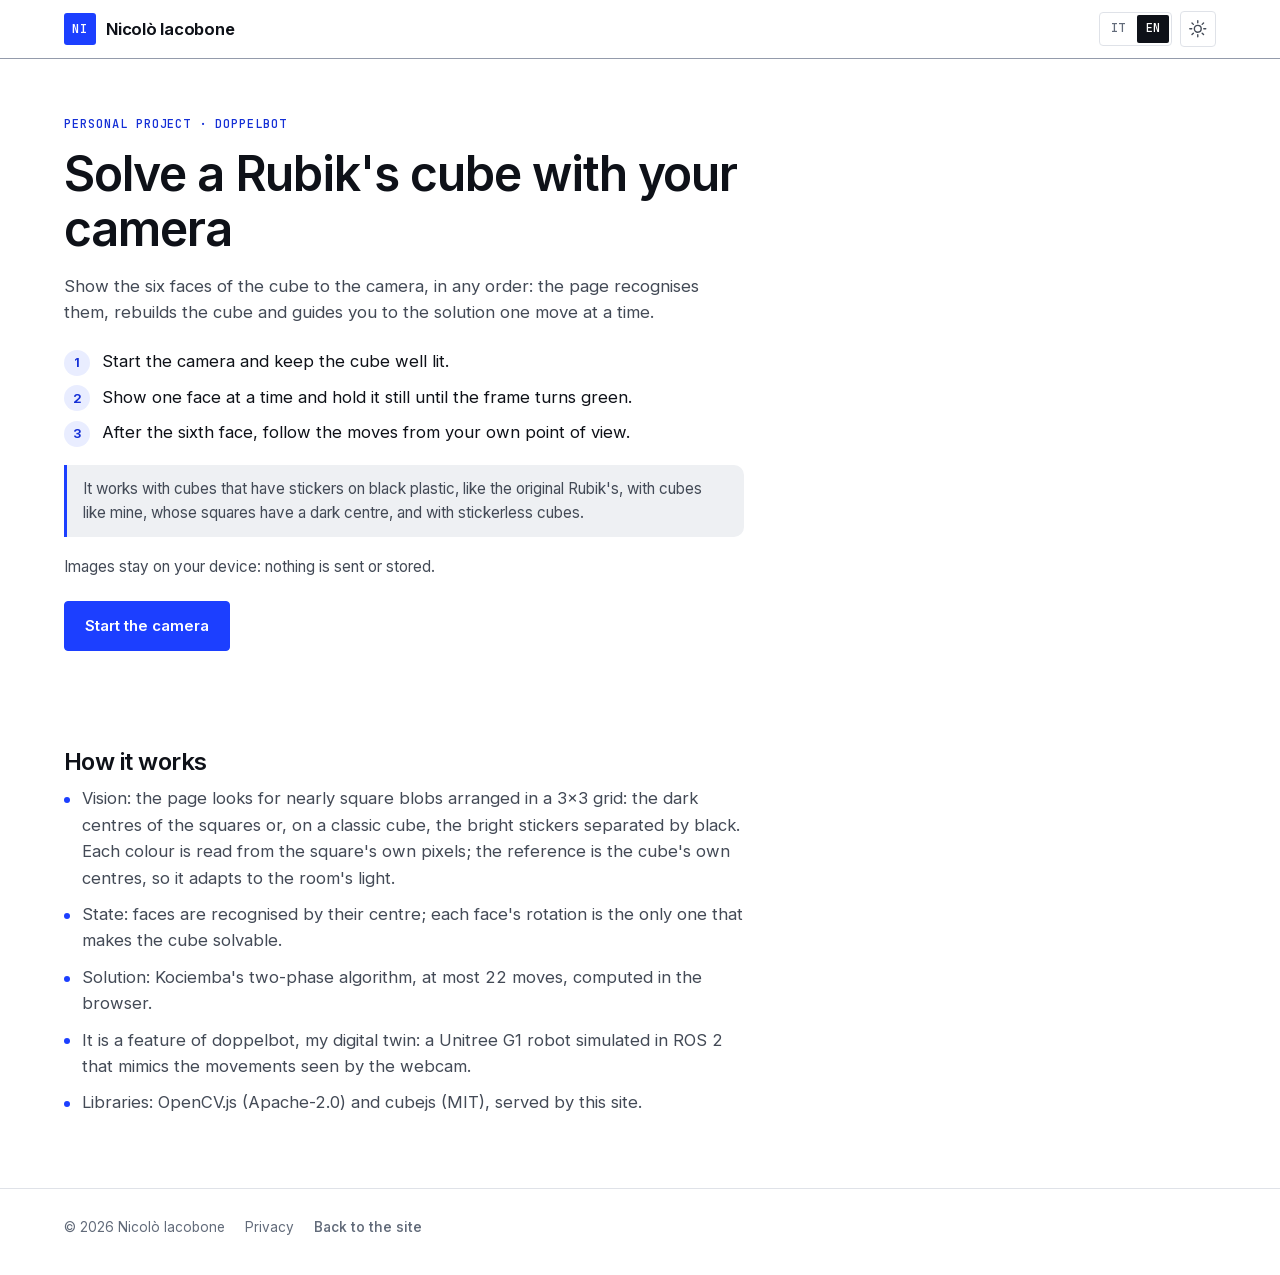
<file: rubik/index.html>
<!DOCTYPE html>
<html lang="it">
<head>
<meta charset="utf-8">
<meta name="viewport" content="width=device-width, initial-scale=1">
<title>Cubo di Rubik con la fotocamera — Nicolò Iacobone</title>
<meta name="description" data-i18n-attr="content" data-i18n="meta.description" content="Scansiona un cubo di Rubik con la fotocamera e risolvilo mossa per mossa, tutto nel browser.">
<meta name="author" content="Nicolò Iacobone">
<meta name="theme-color" content="#ffffff">
<link rel="canonical" href="https://www.nicoloiacobone.it/rubik/">
<link rel="icon" href="data:image/svg+xml,<svg xmlns='http://www.w3.org/2000/svg' viewBox='0 0 100 100'><rect width='100' height='100' rx='22' fill='%232f5bd8'/><text x='50' y='69' font-size='58' font-family='Georgia,serif' font-weight='700' fill='white' text-anchor='middle'>NI</text></svg>">
<link rel="preload" href="../fonts/inter-latin.woff2" as="font" type="font/woff2" crossorigin>
<link rel="stylesheet" href="../css/style.css">
<link rel="stylesheet" href="css/rubik.css">
<script>
/* Applica tema e lingua prima del primo paint per evitare il flash (come nella home) */
(function () {
  try {
    var t = localStorage.getItem('theme');
    if (!t) t = window.matchMedia('(prefers-color-scheme: dark)').matches ? 'dark' : 'light';
    document.documentElement.setAttribute('data-theme', t);
    var l = localStorage.getItem('lang');
    if (!l) l = (navigator.language || 'it').toLowerCase().indexOf('it') === 0 ? 'it' : 'en';
    document.documentElement.setAttribute('lang', l);
  } catch (e) {}
})();
</script>
<script type="module" src="js/app.js"></script>
</head>
<body>

<header class="nav is-stuck">
  <div class="nav__inner">
    <a class="nav__brand" href="../">
      <span class="nav__mark" aria-hidden="true">NI</span>
      <span class="nav__brandtext">Nicolò Iacobone</span>
    </a>

    <div class="nav__tools">
      <div class="langswitch" role="group" data-i18n-attr="aria-label" data-i18n="a11y.langGroup" aria-label="Lingua">
        <button type="button" class="langswitch__btn" data-lang="it" aria-pressed="true">IT</button>
        <button type="button" class="langswitch__btn" data-lang="en" aria-pressed="false">EN</button>
      </div>

      <button type="button" class="iconbtn" id="themeToggle" data-i18n-attr="aria-label,title" data-i18n="a11y.theme" aria-label="Cambia tema" title="Cambia tema">
        <svg class="icon icon--sun" viewBox="0 0 24 24" aria-hidden="true"><circle cx="12" cy="12" r="4.2"/><path d="M12 2.2v2.4M12 19.4v2.4M2.2 12h2.4M19.4 12h2.4M4.9 4.9l1.7 1.7M17.4 17.4l1.7 1.7M19.1 4.9l-1.7 1.7M6.6 17.4l-1.7 1.7"/></svg>
        <svg class="icon icon--moon" viewBox="0 0 24 24" aria-hidden="true"><path d="M20.5 14.6A8.6 8.6 0 0 1 9.4 3.5a8.6 8.6 0 1 0 11.1 11.1z"/></svg>
      </button>
    </div>
  </div>
</header>

<main class="wrap rubik">

  <section class="rubik__intro" id="intro">
    <p class="section__kicker" data-i18n="intro.kicker">Progetto personale · doppelbot</p>
    <h1 class="rubik__title" data-i18n="intro.title">Risolvi il cubo di Rubik con la fotocamera</h1>
    <p class="section__lead" data-i18n="intro.lead">Mostra alla fotocamera le sei facce del cubo, in qualsiasi ordine: la pagina le riconosce, ricostruisce il cubo e ti guida alla soluzione una mossa alla volta.</p>
    <ol class="rubik__steps">
      <li data-i18n="intro.step1">Avvia la fotocamera e tieni il cubo ben illuminato.</li>
      <li data-i18n="intro.step2">Mostra una faccia alla volta e tienila ferma finché il riquadro diventa verde.</li>
      <li data-i18n="intro.step3">Dopo la sesta faccia segui le mosse, dal tuo punto di vista.</li>
    </ol>
    <p class="rubik__note" data-i18n="intro.note">Funziona con i cubi con gli adesivi su plastica nera, come il Rubik's originale, con quelli come il mio, con l'interno delle caselle scuro, e con i cubi senza adesivi (stickerless).</p>
    <p class="rubik__privacy" data-i18n="intro.privacy">Le immagini restano sul tuo dispositivo: niente viene inviato né salvato.</p>
    <div class="rubik__actions">
      <button type="button" class="btn btn--primary" id="startButton" data-i18n="intro.start">Avvia la fotocamera</button>
    </div>
    <p class="rubik__load" id="loadStatus" role="status" aria-live="polite"></p>
    <noscript><p class="rubik__load is-error">Serve JavaScript. / JavaScript is required.</p></noscript>
  </section>

  <!-- Sorgente nascosta: si vede il canvas con il fotogramma analizzato e la griglia disegnata sopra. -->
  <video class="rubik__source" id="video" playsinline muted aria-hidden="true"></video>

  <section class="rubik__app rubik__screen" id="scanSection" hidden>
    <div class="rubik__stage is-mirrored" id="stage">
      <canvas id="view" aria-hidden="true"></canvas>
    </div>
    <div class="rubik__panel rubik__panel--scan">
      <h2 class="rubik__subtitle" data-i18n="scan.title">Scansione</h2>
      <div class="rubik__messages">
        <p class="rubik__status" id="scanMain" role="status" aria-live="polite"></p>
        <p class="rubik__hint" id="scanHint"></p>
        <p class="rubik__hint" id="scanWarn" hidden></p>
        <p class="rubik__event" id="scanEvent" hidden></p>
      </div>
      <div class="net" id="net" role="img" data-i18n-attr="aria-label" data-i18n="scan.net" aria-label="Facce acquisite"></div>
      <div class="rubik__actions">
        <button type="button" class="btn btn--ghost" id="restartButton" data-i18n="scan.restart">Ricomincia</button>
        <button type="button" class="btn btn--ghost" id="switchButton" data-i18n="scan.switch" hidden>Cambia fotocamera</button>
        <button type="button" class="btn btn--ghost" data-exit data-i18n="app.exit">Esci</button>
      </div>
    </div>
  </section>

  <section class="rubik__guide rubik__screen" id="guideSection" hidden>
    <div class="rubik__guidehead">
      <h2 class="rubik__subtitle" data-i18n="guide.title">Soluzione</h2>
      <p class="rubik__hint" data-i18n="guide.hold">Tieni il cubo con il verde verso di te e il bianco in alto: la fotocamera vede la faccia blu.</p>
      <p class="rubik__status" id="guideStatus" role="status" aria-live="polite" hidden></p>
    </div>

    <div class="rubik__app">
      <div class="rubik__camera" id="guideStage">
        <p class="rubik__hint" id="guideCamera" hidden></p>
      </div>

      <div class="rubik__panel">
        <div class="move" id="currentMove">
          <svg class="move__icon" id="moveIcon" viewBox="-2.3 -2.3 4.6 4.6" aria-hidden="true">
            <defs>
              <marker id="arrowhead" viewBox="0 0 10 10" refX="6" refY="5" markerWidth="4" markerHeight="4" orient="auto-start-reverse">
                <path d="M0 0 L10 5 L0 10 z" fill="#ffff00" stroke="#000" stroke-width="1"/>
              </marker>
            </defs>
          </svg>
          <div class="move__text">
            <p class="move__label" data-i18n="guide.next">Prossima mossa</p>
            <p class="move__name" id="moveName" aria-live="polite"></p>
            <p class="move__description" id="moveText"></p>
            <p class="move__count" id="moveCount"></p>
          </div>
        </div>

        <div class="rubik__solved" id="solved" hidden>
          <p class="move__name" data-i18n="guide.solved">Cubo risolto!</p>
          <p data-i18n="guide.solvedText">Ottimo lavoro. Puoi mischiarlo e ricominciare con una nuova scansione.</p>
        </div>

        <p class="rubik__event" id="guideEvent" hidden></p>
        <div class="rubik__actions">
          <button type="button" class="btn btn--primary" id="doneButton" data-i18n="guide.done">Fatto</button>
          <button type="button" class="btn btn--ghost" id="undoButton" data-i18n="guide.undo">Annulla l'ultima</button>
          <button type="button" class="btn btn--ghost" id="modeButton">Conferma a mano</button>
          <button type="button" class="btn btn--ghost" id="rescanButton" data-i18n="guide.rescan">Nuova scansione</button>
          <button type="button" class="btn btn--ghost" data-exit data-i18n="app.exit">Esci</button>
        </div>
        <p class="rubik__keys" data-i18n="guide.keys">Tasti: Spazio = fatto, Z = annulla, M = conferma automatica o a mano</p>
        <ol class="moves" id="moveList"></ol>
      </div>
    </div>
  </section>

  <section class="rubik__about">
    <h2 class="rubik__subtitle" data-i18n="about.title">Come funziona</h2>
    <ul class="rubik__list">
      <li data-i18n="about.vision">Visione: la pagina cerca macchie quasi quadrate disposte a griglia 3×3: gli interni scuri delle caselle o, nel cubo classico, gli adesivi chiari separati dal nero. Il colore di ogni casella si legge dai suoi pixel; il riferimento sono i centri del cubo stesso, così si adatta alla luce della stanza.</li>
      <li data-i18n="about.state">Stato: le facce si riconoscono dal centro; la rotazione di ognuna è l'unica che rende il cubo risolvibile.</li>
      <li data-i18n="about.solver">Soluzione: algoritmo two-phase di Kociemba, al massimo 22 mosse, calcolato nel browser.</li>
      <li data-i18n="about.origin">È una funzione di doppelbot, il mio gemello digitale: un robot Unitree G1 simulato in ROS 2 che imita i movimenti visti dalla webcam.</li>
      <li data-i18n="about.credits">Librerie: OpenCV.js (Apache-2.0) e cubejs (MIT), servite da questo sito.</li>
    </ul>
  </section>
</main>

<footer class="footer">
  <div class="wrap footer__inner">
    <p class="footer__copy">© 2026 Nicolò Iacobone</p>
    <a class="footer__legal" href="../privacy.html" data-i18n="footer.privacy">Privacy</a>
    <a class="footer__top" href="../" data-i18n="footer.back">Torna al sito</a>
  </div>
</footer>

</body>
</html>
</file>
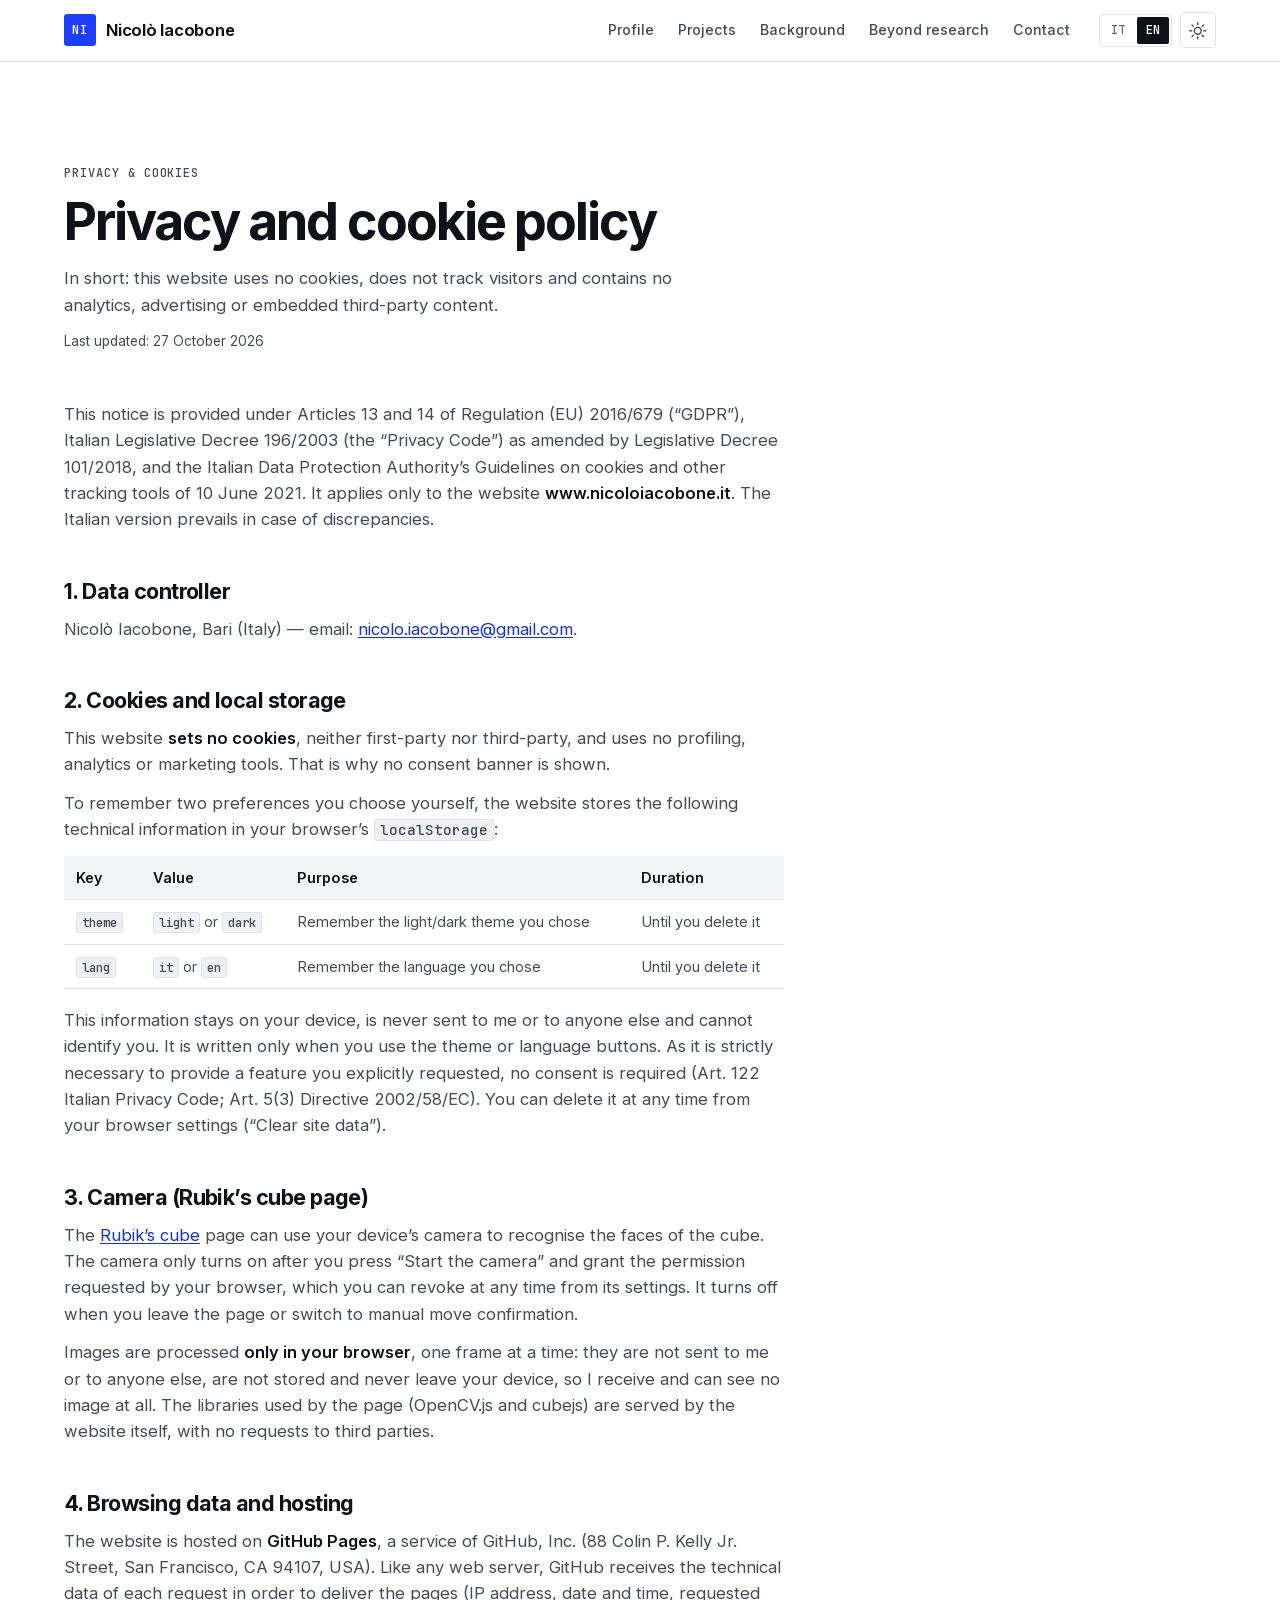
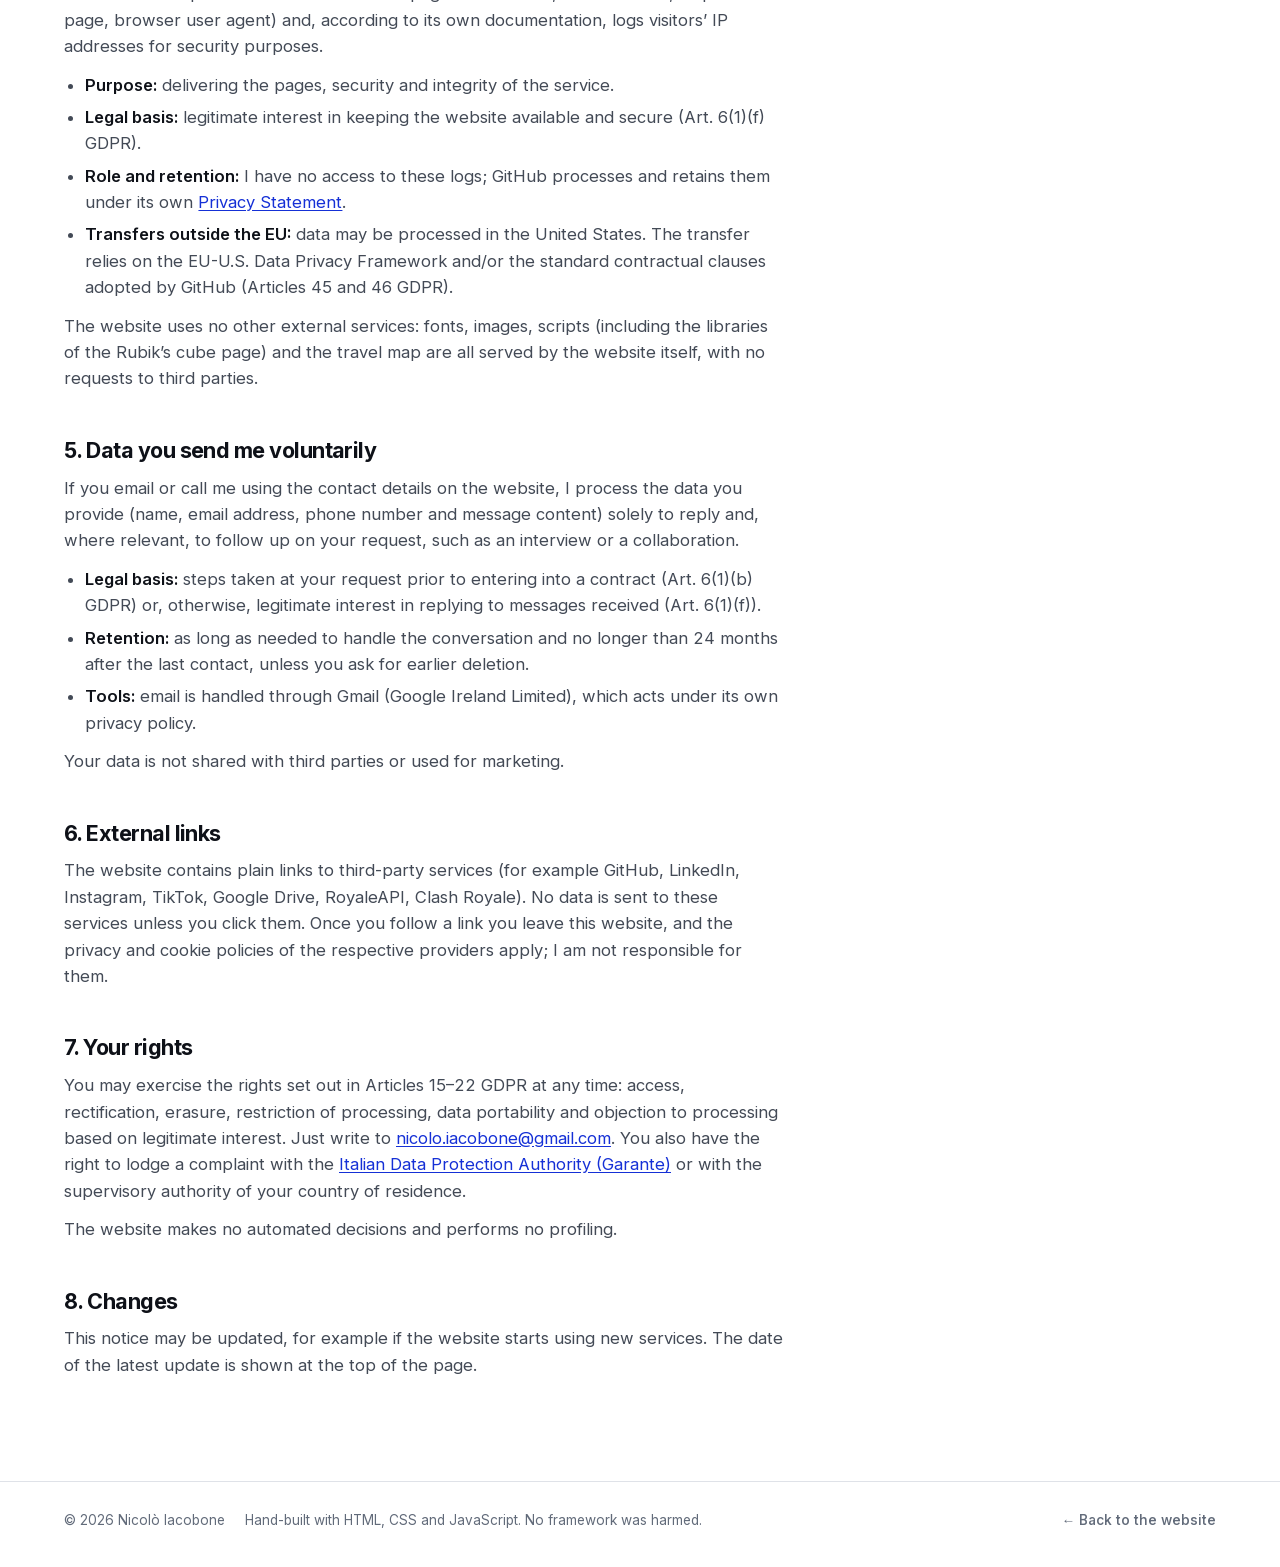
<file: privacy.html>
<!DOCTYPE html>
<html lang="it">
<head>
<meta charset="utf-8">
<meta name="viewport" content="width=device-width, initial-scale=1">
<title data-i18n="privacy.metaTitle">Privacy e cookie — Nicolò Iacobone</title>
<meta name="description" data-i18n-attr="content" data-i18n="privacy.metaDescription" content="Informativa sulla privacy e sui cookie del sito www.nicoloiacobone.it.">
<meta name="author" content="Nicolò Iacobone">
<meta name="theme-color" content="#ffffff">
<link rel="canonical" href="https://www.nicoloiacobone.it/privacy.html">
<link rel="icon" href="data:image/svg+xml,<svg xmlns='http://www.w3.org/2000/svg' viewBox='0 0 100 100'><rect width='100' height='100' fill='%231c3fff'/><text x='50' y='68' font-size='52' font-family='Menlo,monospace' font-weight='500' fill='white' text-anchor='middle'>NI</text></svg>">
<link rel="preload" href="fonts/inter-latin.woff2" as="font" type="font/woff2" crossorigin>
<link rel="stylesheet" href="css/style.css">
<script>
/* Applica tema e lingua prima del primo paint per evitare il flash */
(function () {
  try {
    var t = localStorage.getItem('theme');
    if (!t) t = window.matchMedia('(prefers-color-scheme: dark)').matches ? 'dark' : 'light';
    document.documentElement.setAttribute('data-theme', t);
    var l = localStorage.getItem('lang');
    if (!l) l = (navigator.language || 'it').toLowerCase().indexOf('it') === 0 ? 'it' : 'en';
    document.documentElement.setAttribute('lang', l);
  } catch (e) {}
})();
</script>
</head>
<body>

<a class="skip-link" href="#main" data-i18n="a11y.skip">Vai al contenuto</a>

<header class="nav" id="nav">
  <div class="nav__inner">
    <a class="nav__brand" href="index.html">
      <span class="nav__mark" aria-hidden="true">NI</span>
      <span class="nav__brandtext">Nicolò Iacobone</span>
    </a>

    <nav class="nav__links" id="navLinks" aria-label="Main">
      <a href="index.html#about" data-i18n="nav.about">Profilo</a>
      <a href="index.html#projects" data-i18n="nav.projects">Progetti</a>
      <a href="index.html#path" data-i18n="nav.path">Percorso</a>
      <a href="index.html#beyond" data-i18n="nav.beyond">Oltre la ricerca</a>
      <a href="index.html#contact" data-i18n="nav.contact">Contatti</a>
    </nav>

    <div class="nav__tools">
      <div class="langswitch" role="group" data-i18n-attr="aria-label" data-i18n="a11y.langGroup" aria-label="Lingua">
        <button type="button" class="langswitch__btn" data-lang="it" aria-pressed="true">IT</button>
        <button type="button" class="langswitch__btn" data-lang="en" aria-pressed="false">EN</button>
      </div>

      <button type="button" class="iconbtn" id="themeToggle" data-i18n-attr="aria-label,title" data-i18n="a11y.theme" aria-label="Cambia tema" title="Cambia tema">
        <svg class="icon icon--sun" viewBox="0 0 24 24" aria-hidden="true"><circle cx="12" cy="12" r="4.2"/><path d="M12 2.2v2.4M12 19.4v2.4M2.2 12h2.4M19.4 12h2.4M4.9 4.9l1.7 1.7M17.4 17.4l1.7 1.7M19.1 4.9l-1.7 1.7M6.6 17.4l-1.7 1.7"/></svg>
        <svg class="icon icon--moon" viewBox="0 0 24 24" aria-hidden="true"><path d="M20.5 14.6A8.6 8.6 0 0 1 9.4 3.5a8.6 8.6 0 1 0 11.1 11.1z"/></svg>
      </button>

      <button type="button" class="iconbtn navtoggle" id="navToggle" aria-expanded="false" aria-controls="navLinks" data-i18n-attr="aria-label,title" data-i18n="a11y.menu" aria-label="Apri il menu" title="Menu">
        <svg class="icon" viewBox="0 0 24 24" aria-hidden="true"><path class="navtoggle__top" d="M4 7h16"/><path class="navtoggle__mid" d="M4 12h16"/><path class="navtoggle__bot" d="M4 17h16"/></svg>
      </button>
    </div>
  </div>
</header>

<main id="main">
  <div class="section">
    <div class="wrap">

      <!-- ============ ITALIANO ============ -->
      <article class="legal only-it" lang="it">
        <header class="section__head">
          <p class="section__kicker">Privacy &amp; cookie</p>
          <h1 class="section__title">Informativa sulla privacy e sui cookie</h1>
          <p class="section__lead">In breve: questo sito non usa cookie, non traccia i visitatori e non contiene strumenti di analisi, pubblicità o contenuti incorporati di terze parti.</p>
          <p class="legal__updated">Ultimo aggiornamento: 27 ottobre 2026</p>
        </header>

        <p>Questa informativa è resa ai sensi degli artt. 13 e 14 del Regolamento (UE) 2016/679 («GDPR»), del D.Lgs. 196/2003 («Codice privacy») come modificato dal D.Lgs. 101/2018 e delle Linee guida del Garante per la protezione dei dati personali sui cookie e altri strumenti di tracciamento del 10 giugno 2021. Riguarda esclusivamente il sito <strong>www.nicoloiacobone.it</strong>.</p>

        <h2>1. Titolare del trattamento</h2>
        <p>Nicolò Iacobone, Bari (Italia) — email: <a href="mailto:nicolo.iacobone@gmail.com">nicolo.iacobone@gmail.com</a>.</p>

        <h2>2. Cookie e archiviazione locale</h2>
        <p>Il sito <strong>non installa cookie</strong>, né propri né di terze parti, e non usa strumenti di profilazione, statistica o marketing. Per questo non viene mostrato alcun banner di consenso.</p>
        <p>Per ricordare due preferenze scelte da te, il sito salva nel <code>localStorage</code> del tuo browser le seguenti informazioni tecniche:</p>
        <div class="legal__table">
          <table>
            <thead><tr><th>Chiave</th><th>Contenuto</th><th>Finalità</th><th>Durata</th></tr></thead>
            <tbody>
              <tr><td><code>theme</code></td><td><code>light</code> o <code>dark</code></td><td>Ricordare il tema chiaro/scuro scelto</td><td>Fino alla cancellazione da parte tua</td></tr>
              <tr><td><code>lang</code></td><td><code>it</code> o <code>en</code></td><td>Ricordare la lingua scelta</td><td>Fino alla cancellazione da parte tua</td></tr>
            </tbody>
          </table>
        </div>
        <p>Questi dati restano sul tuo dispositivo, non vengono mai inviati a me né a terzi e non permettono di identificarti. Vengono scritti solo quando usi i pulsanti del tema o della lingua. Trattandosi di strumenti strettamente necessari a fornire una funzione da te richiesta, non richiedono consenso (art. 122 Codice privacy; art. 5, par. 3, Direttiva 2002/58/CE). Puoi cancellarli in qualsiasi momento dalle impostazioni del browser («Cancella dati dei siti»).</p>

        <h2>3. Fotocamera (pagina del cubo di Rubik)</h2>
        <p>La pagina <a href="rubik/">Cubo di Rubik</a> può usare la fotocamera del tuo dispositivo per riconoscere le facce del cubo. La fotocamera si accende solo dopo che hai premuto «Avvia la fotocamera» e hai dato il permesso richiesto dal browser, che puoi revocare in qualsiasi momento dalle sue impostazioni. Si spegne quando lasci la pagina o scegli la conferma a mano delle mosse.</p>
        <p>Le immagini sono elaborate <strong>solo nel tuo browser</strong>, un fotogramma alla volta: non vengono inviate a me né a terzi, non vengono salvate e non lasciano il tuo dispositivo, quindi io non ricevo né posso vedere alcuna immagine. Le librerie usate dalla pagina (OpenCV.js e cubejs) sono servite dal sito stesso, senza richieste a terze parti.</p>

        <h2>4. Dati di navigazione e hosting</h2>
        <p>Il sito è ospitato su <strong>GitHub Pages</strong>, servizio di GitHub, Inc. (88 Colin P. Kelly Jr. Street, San Francisco, CA 94107, USA). Come qualsiasi server web, per consegnare le pagine GitHub riceve i dati tecnici della richiesta (indirizzo IP, data e ora, pagina richiesta, user agent del browser) e, secondo la propria documentazione, registra gli indirizzi IP dei visitatori per finalità di sicurezza.</p>
        <ul>
          <li><strong>Finalità:</strong> consegna delle pagine, sicurezza e integrità del servizio.</li>
          <li><strong>Base giuridica:</strong> legittimo interesse a rendere disponibile e protetto il sito (art. 6, par. 1, lett. f GDPR).</li>
          <li><strong>Ruolo e conservazione:</strong> io non ho accesso a questi log; GitHub li tratta e li conserva secondo il proprio <a href="https://docs.github.com/site-policy/privacy-policies/github-general-privacy-statement" target="_blank" rel="noopener">Privacy Statement</a>.</li>
          <li><strong>Trasferimento extra-UE:</strong> i dati possono essere trattati negli Stati Uniti. Il trasferimento si basa sull'EU-U.S. Data Privacy Framework e/o sulle clausole contrattuali standard adottate da GitHub (artt. 45 e 46 GDPR).</li>
        </ul>
        <p>Il sito non usa altri servizi esterni: font, immagini, script (comprese le librerie della pagina del cubo di Rubik) e la mappa dei viaggi sono serviti direttamente dal sito, senza richieste a terze parti.</p>

        <h2>5. Dati che mi invii volontariamente</h2>
        <p>Se mi scrivi via email o mi chiami ai recapiti indicati nella pagina, tratto i dati che mi comunichi (nome, indirizzo email, numero di telefono e contenuto del messaggio) al solo scopo di risponderti ed eventualmente dare seguito alla tua richiesta, ad esempio un colloquio o una collaborazione.</p>
        <ul>
          <li><strong>Base giuridica:</strong> misure precontrattuali adottate su tua richiesta (art. 6, par. 1, lett. b GDPR) o, negli altri casi, legittimo interesse a rispondere alle comunicazioni ricevute (lett. f).</li>
          <li><strong>Conservazione:</strong> per il tempo necessario a gestire la conversazione e comunque non oltre 24 mesi dall'ultimo contatto, salvo che tu chieda prima la cancellazione.</li>
          <li><strong>Strumenti:</strong> la posta è gestita tramite Gmail (Google Ireland Limited), che agisce secondo la propria informativa.</li>
        </ul>
        <p>I dati non vengono ceduti a terzi né usati per finalità di marketing.</p>

        <h2>6. Link esterni</h2>
        <p>Il sito contiene semplici link a servizi di terze parti (ad esempio GitHub, LinkedIn, Instagram, TikTok, Google Drive, RoyaleAPI, Clash Royale). Finché non li clicchi, a questi servizi non viene trasmesso alcun dato. Aprendoli lasci questo sito e si applicano le informative privacy e cookie dei rispettivi gestori, di cui non sono responsabile.</p>

        <h2>7. I tuoi diritti</h2>
        <p>Puoi esercitare in ogni momento i diritti previsti dagli artt. 15–22 GDPR: accesso, rettifica, cancellazione, limitazione del trattamento, portabilità e opposizione al trattamento basato sul legittimo interesse. Basta scrivere a <a href="mailto:nicolo.iacobone@gmail.com">nicolo.iacobone@gmail.com</a>. Hai inoltre il diritto di proporre reclamo al <a href="https://www.garanteprivacy.it" target="_blank" rel="noopener">Garante per la protezione dei dati personali</a> o all'autorità di controllo del Paese in cui risiedi.</p>
        <p>Il sito non prende decisioni automatizzate né effettua profilazione.</p>

        <h2>8. Modifiche</h2>
        <p>Questa informativa può essere aggiornata, per esempio se il sito dovesse iniziare a usare nuovi servizi. La data dell'ultimo aggiornamento è indicata in cima alla pagina.</p>
      </article>

      <!-- ============ ENGLISH ============ -->
      <article class="legal only-en" lang="en">
        <header class="section__head">
          <p class="section__kicker">Privacy &amp; cookies</p>
          <h1 class="section__title">Privacy and cookie policy</h1>
          <p class="section__lead">In short: this website uses no cookies, does not track visitors and contains no analytics, advertising or embedded third-party content.</p>
          <p class="legal__updated">Last updated: 27 October 2026</p>
        </header>

        <p>This notice is provided under Articles 13 and 14 of Regulation (EU) 2016/679 (“GDPR”), Italian Legislative Decree 196/2003 (the “Privacy Code”) as amended by Legislative Decree 101/2018, and the Italian Data Protection Authority’s Guidelines on cookies and other tracking tools of 10 June 2021. It applies only to the website <strong>www.nicoloiacobone.it</strong>. The Italian version prevails in case of discrepancies.</p>

        <h2>1. Data controller</h2>
        <p>Nicolò Iacobone, Bari (Italy) — email: <a href="mailto:nicolo.iacobone@gmail.com">nicolo.iacobone@gmail.com</a>.</p>

        <h2>2. Cookies and local storage</h2>
        <p>This website <strong>sets no cookies</strong>, neither first-party nor third-party, and uses no profiling, analytics or marketing tools. That is why no consent banner is shown.</p>
        <p>To remember two preferences you choose yourself, the website stores the following technical information in your browser’s <code>localStorage</code>:</p>
        <div class="legal__table">
          <table>
            <thead><tr><th>Key</th><th>Value</th><th>Purpose</th><th>Duration</th></tr></thead>
            <tbody>
              <tr><td><code>theme</code></td><td><code>light</code> or <code>dark</code></td><td>Remember the light/dark theme you chose</td><td>Until you delete it</td></tr>
              <tr><td><code>lang</code></td><td><code>it</code> or <code>en</code></td><td>Remember the language you chose</td><td>Until you delete it</td></tr>
            </tbody>
          </table>
        </div>
        <p>This information stays on your device, is never sent to me or to anyone else and cannot identify you. It is written only when you use the theme or language buttons. As it is strictly necessary to provide a feature you explicitly requested, no consent is required (Art. 122 Italian Privacy Code; Art. 5(3) Directive 2002/58/EC). You can delete it at any time from your browser settings (“Clear site data”).</p>

        <h2>3. Camera (Rubik’s cube page)</h2>
        <p>The <a href="rubik/">Rubik’s cube</a> page can use your device’s camera to recognise the faces of the cube. The camera only turns on after you press “Start the camera” and grant the permission requested by your browser, which you can revoke at any time from its settings. It turns off when you leave the page or switch to manual move confirmation.</p>
        <p>Images are processed <strong>only in your browser</strong>, one frame at a time: they are not sent to me or to anyone else, are not stored and never leave your device, so I receive and can see no image at all. The libraries used by the page (OpenCV.js and cubejs) are served by the website itself, with no requests to third parties.</p>

        <h2>4. Browsing data and hosting</h2>
        <p>The website is hosted on <strong>GitHub Pages</strong>, a service of GitHub, Inc. (88 Colin P. Kelly Jr. Street, San Francisco, CA 94107, USA). Like any web server, GitHub receives the technical data of each request in order to deliver the pages (IP address, date and time, requested page, browser user agent) and, according to its own documentation, logs visitors’ IP addresses for security purposes.</p>
        <ul>
          <li><strong>Purpose:</strong> delivering the pages, security and integrity of the service.</li>
          <li><strong>Legal basis:</strong> legitimate interest in keeping the website available and secure (Art. 6(1)(f) GDPR).</li>
          <li><strong>Role and retention:</strong> I have no access to these logs; GitHub processes and retains them under its own <a href="https://docs.github.com/site-policy/privacy-policies/github-general-privacy-statement" target="_blank" rel="noopener">Privacy Statement</a>.</li>
          <li><strong>Transfers outside the EU:</strong> data may be processed in the United States. The transfer relies on the EU-U.S. Data Privacy Framework and/or the standard contractual clauses adopted by GitHub (Articles 45 and 46 GDPR).</li>
        </ul>
        <p>The website uses no other external services: fonts, images, scripts (including the libraries of the Rubik’s cube page) and the travel map are all served by the website itself, with no requests to third parties.</p>

        <h2>5. Data you send me voluntarily</h2>
        <p>If you email or call me using the contact details on the website, I process the data you provide (name, email address, phone number and message content) solely to reply and, where relevant, to follow up on your request, such as an interview or a collaboration.</p>
        <ul>
          <li><strong>Legal basis:</strong> steps taken at your request prior to entering into a contract (Art. 6(1)(b) GDPR) or, otherwise, legitimate interest in replying to messages received (Art. 6(1)(f)).</li>
          <li><strong>Retention:</strong> as long as needed to handle the conversation and no longer than 24 months after the last contact, unless you ask for earlier deletion.</li>
          <li><strong>Tools:</strong> email is handled through Gmail (Google Ireland Limited), which acts under its own privacy policy.</li>
        </ul>
        <p>Your data is not shared with third parties or used for marketing.</p>

        <h2>6. External links</h2>
        <p>The website contains plain links to third-party services (for example GitHub, LinkedIn, Instagram, TikTok, Google Drive, RoyaleAPI, Clash Royale). No data is sent to these services unless you click them. Once you follow a link you leave this website, and the privacy and cookie policies of the respective providers apply; I am not responsible for them.</p>

        <h2>7. Your rights</h2>
        <p>You may exercise the rights set out in Articles 15–22 GDPR at any time: access, rectification, erasure, restriction of processing, data portability and objection to processing based on legitimate interest. Just write to <a href="mailto:nicolo.iacobone@gmail.com">nicolo.iacobone@gmail.com</a>. You also have the right to lodge a complaint with the <a href="https://www.garanteprivacy.it/home_en" target="_blank" rel="noopener">Italian Data Protection Authority (Garante)</a> or with the supervisory authority of your country of residence.</p>
        <p>The website makes no automated decisions and performs no profiling.</p>

        <h2>8. Changes</h2>
        <p>This notice may be updated, for example if the website starts using new services. The date of the latest update is shown at the top of the page.</p>
      </article>

    </div>
  </div>
</main>

<footer class="footer">
  <div class="wrap footer__inner">
    <p class="footer__copy">© <span id="year">2026</span> Nicolò Iacobone</p>
    <p class="footer__note" data-i18n="footer.note">Costruito a mano in HTML, CSS e JavaScript. Nessun framework è stato maltrattato.</p>
    <a class="footer__top" href="index.html" data-i18n="privacy.backHome">← Torna al sito</a>
  </div>
</footer>

<script src="js/main.js"></script>
</body>
</html>
</file>
<file: css/style.css>
/* =========================================================
   Nicolò Iacobone — sito personale
   Tema chiaro di default, dark mode via [data-theme="dark"]
   ========================================================= */

/* ---------- Font (self-hosted) ----------
   Serviti dal sito stesso, non da Google Fonts: nessuna richiesta a terzi
   e quindi nessun IP dei visitatori trasmesso fuori. Licenza SIL OFL 1.1. */
@font-face {
  font-family: "Fraunces";
  font-style: normal;
  font-weight: 500 700;
  font-display: swap;
  src: url("../fonts/fraunces-latin-ext.woff2") format("woff2");
  unicode-range: U+0100-02BA, U+02BD-02C5, U+02C7-02CC, U+02CE-02D7, U+02DD-02FF, U+0304, U+0308, U+0329, U+1D00-1DBF, U+1E00-1E9F, U+1EF2-1EFF, U+2020, U+20A0-20AB, U+20AD-20C0, U+2113, U+2C60-2C7F, U+A720-A7FF;
}
@font-face {
  font-family: "Fraunces";
  font-style: normal;
  font-weight: 500 700;
  font-display: swap;
  src: url("../fonts/fraunces-latin.woff2") format("woff2");
  unicode-range: U+0000-00FF, U+0131, U+0152-0153, U+02BB-02BC, U+02C6, U+02DA, U+02DC, U+0304, U+0308, U+0329, U+2000-206F, U+20AC, U+2122, U+2191, U+2193, U+2212, U+2215, U+FEFF, U+FFFD;
}
@font-face {
  font-family: "Inter";
  font-style: normal;
  font-weight: 400 700;
  font-display: swap;
  src: url("../fonts/inter-latin-ext.woff2") format("woff2");
  unicode-range: U+0100-02BA, U+02BD-02C5, U+02C7-02CC, U+02CE-02D7, U+02DD-02FF, U+0304, U+0308, U+0329, U+1D00-1DBF, U+1E00-1E9F, U+1EF2-1EFF, U+2020, U+20A0-20AB, U+20AD-20C0, U+2113, U+2C60-2C7F, U+A720-A7FF;
}
@font-face {
  font-family: "Inter";
  font-style: normal;
  font-weight: 400 700;
  font-display: swap;
  src: url("../fonts/inter-latin.woff2") format("woff2");
  unicode-range: U+0000-00FF, U+0131, U+0152-0153, U+02BB-02BC, U+02C6, U+02DA, U+02DC, U+0304, U+0308, U+0329, U+2000-206F, U+20AC, U+2122, U+2191, U+2193, U+2212, U+2215, U+FEFF, U+FFFD;
}
@font-face {
  font-family: "JetBrains Mono";
  font-style: normal;
  font-weight: 500;
  font-display: swap;
  src: url("../fonts/jetbrains-mono-latin-ext.woff2") format("woff2");
  unicode-range: U+0100-02BA, U+02BD-02C5, U+02C7-02CC, U+02CE-02D7, U+02DD-02FF, U+0304, U+0308, U+0329, U+1D00-1DBF, U+1E00-1E9F, U+1EF2-1EFF, U+2020, U+20A0-20AB, U+20AD-20C0, U+2113, U+2C60-2C7F, U+A720-A7FF;
}
@font-face {
  font-family: "JetBrains Mono";
  font-style: normal;
  font-weight: 500;
  font-display: swap;
  src: url("../fonts/jetbrains-mono-latin.woff2") format("woff2");
  unicode-range: U+0000-00FF, U+0131, U+0152-0153, U+02BB-02BC, U+02C6, U+02DA, U+02DC, U+0304, U+0308, U+0329, U+2000-206F, U+20AC, U+2122, U+2191, U+2193, U+2212, U+2215, U+FEFF, U+FFFD;
}

/* ---------- Design tokens (light) ----------
   I NOMI DI QUESTI TOKEN SONO UN CONTRATTO: rubik/ (che viene da un'altra repo e
   non si modifica qui) carica questo foglio e li usa. I valori si possono cambiare,
   i nomi no. Stessa cosa per le classi di nav, bottoni e footer. */
:root {
  --bg:            #ffffff;
  --bg-alt:        #f4f5f7;
  --bg-elev:       #ffffff;
  --bg-inset:      #eef0f3;
  --text:          #0e1118;
  --text-soft:     #434a56;
  --text-faint:    #626b7a;
  --line:          #dfe2e8;
  --line-strong:   #949bab;
  --accent:        #1c3fff;
  --accent-soft:   #e9edff;
  --accent-text:   #1530d6;
  --accent-2:      #00758a;
  --on-accent:     #ffffff;
  --warm:          #bf4310;
  --warm-soft:     #fdf1e9;
  --shadow-sm:     0 1px 2px rgba(14, 17, 24, .05);
  --shadow-md:     0 6px 18px rgba(14, 17, 24, .08);
  --shadow-lg:     0 18px 48px rgba(14, 17, 24, .14);
  --nav-bg:        rgba(255, 255, 255, .88);
  --map-land:      #e3e6eb;
  --map-line:      #ffffff;
  --map-visited:   #00a0bd;
  --map-lived:     #d9541e;
  --radius:        6px;
  --radius-lg:     10px;
  --wrap:          1200px;
  --font-sans:     "Inter", -apple-system, BlinkMacSystemFont, "Segoe UI", Roboto, Helvetica, Arial, sans-serif;
  --font-display:  "Inter", -apple-system, BlinkMacSystemFont, "Segoe UI", Roboto, Helvetica, Arial, sans-serif;
  --font-mono:     "JetBrains Mono", ui-monospace, SFMono-Regular, Menlo, Consolas, monospace;
}

/* ---------- Design tokens (dark) ---------- */
[data-theme="dark"] {
  --bg:            #0e1118;
  --bg-alt:        #131722;
  --bg-elev:       #171c28;
  --bg-inset:      #1e2431;
  --text:          #f3f5f9;
  --text-soft:     #b6bdca;
  --text-faint:    #8f99ab;
  --line:          #2a3140;
  --line-strong:   #5a6477;
  --accent:        #7d93ff;
  --accent-soft:   #1a2350;
  --accent-text:   #aebbff;
  --accent-2:      #62dff2;
  --on-accent:     #0b0f18;
  --warm:          #ff9d6b;
  --warm-soft:     #2c1c13;
  --shadow-sm:     0 1px 2px rgba(0, 0, 0, .4);
  --shadow-md:     0 6px 18px rgba(0, 0, 0, .38);
  --shadow-lg:     0 18px 48px rgba(0, 0, 0, .5);
  --nav-bg:        rgba(14, 17, 24, .88);
  --map-land:      #262d3c;
  --map-line:      #0e1118;
  --map-visited:   #1fb6d4;
  --map-lived:     #ff8f5a;
  color-scheme: dark;
}

/* ---------- Reset & base ---------- */
*, *::before, *::after { box-sizing: border-box; }

html {
  scroll-behavior: smooth;
  scroll-padding-top: 88px;
  -webkit-text-size-adjust: 100%;
}

body {
  margin: 0;
  background: var(--bg);
  color: var(--text);
  font-family: var(--font-sans);
  font-size: 16.5px;
  line-height: 1.6;
  -webkit-font-smoothing: antialiased;
  overflow-x: hidden;
  transition: background-color .25s ease, color .25s ease;
}

img { max-width: 100%; height: auto; display: block; }
/* deve battere le regole display delle classi (es. .move{display:flex} su Rubik) */
[hidden] { display: none !important; }
a { color: inherit; }
ul, ol { margin: 0; padding: 0; list-style: none; }
h1, h2, h3, h4 { margin: 0; line-height: 1.15; font-weight: 600; letter-spacing: -.022em; }
p { margin: 0; }
button { font: inherit; color: inherit; }

.wrap { width: 100%; max-width: var(--wrap); margin-inline: auto; padding-inline: 24px; }
.mono { font-family: var(--font-mono); font-size: .82em; letter-spacing: -.01em; }

.icon {
  width: 1.15em; height: 1.15em;
  fill: none; stroke: currentColor;
  stroke-width: 1.7; stroke-linecap: round; stroke-linejoin: round;
  flex: none;
}

.skip-link {
  position: absolute; left: -9999px; top: 0; z-index: 200;
  background: var(--accent); color: var(--on-accent);
  padding: 12px 20px; text-decoration: none; font-weight: 600;
}
.skip-link:focus { left: 0; }

:focus-visible {
  outline: 2.5px solid var(--accent);
  outline-offset: 3px;
  border-radius: 2px;
}

/* Con .001ms un loop "infinite" girerebbe a frequenza di frame: una sola iterazione. */
@media (prefers-reduced-motion: reduce) {
  html { scroll-behavior: auto; }
  * { animation-duration: .001ms !important; animation-iteration-count: 1 !important; transition-duration: .001ms !important; }
}

/* =========================================================
   NAVBAR
   ========================================================= */
.nav {
  position: sticky; top: 0; z-index: 100;
  background: var(--nav-bg);
  -webkit-backdrop-filter: saturate(180%) blur(14px);
  backdrop-filter: saturate(180%) blur(14px);
  border-bottom: 1px solid var(--line);
}
.nav.is-stuck { border-bottom-color: var(--line-strong); }

.nav__inner {
  width: 100%; max-width: var(--wrap); margin-inline: auto;
  padding: 11px 24px;
  display: flex; align-items: center; gap: 18px;
}

.nav__brand {
  display: flex; align-items: center; gap: 10px;
  text-decoration: none; font-weight: 650; letter-spacing: -.015em;
  margin-right: auto; white-space: nowrap;
}
.nav__mark {
  display: grid; place-items: center;
  width: 32px; height: 32px; border-radius: 3px;
  background: var(--accent); color: var(--on-accent);
  font-family: var(--font-mono); font-weight: 500; font-size: 13px;
  letter-spacing: -.02em; flex: none;
}

.nav__links { display: flex; align-items: center; gap: 2px; }
.nav__links a {
  position: relative;
  padding: 8px 11px;
  text-decoration: none; font-size: 14.2px; font-weight: 500;
  color: var(--text-soft);
  transition: color .15s ease;
}
.nav__links a::after {
  content: ""; position: absolute; left: 11px; right: 11px; bottom: 2px; height: 2px;
  background: var(--accent); transform: scaleX(0); transform-origin: left;
  transition: transform .18s ease;
}
.nav__links a:hover { color: var(--text); }
.nav__links a:hover::after, .nav__links a.is-active::after { transform: scaleX(1); }
.nav__links a.is-active { color: var(--text); }
/* Link a una pagina del sito (non a una sezione): in evidenza, fuori dallo scrollspy. */
.nav__links a.nav__cta { color: var(--accent-text); font-weight: 600; }

.nav__tools { display: flex; align-items: center; gap: 8px; }

.langswitch {
  display: flex; padding: 2px; gap: 2px;
  border: 1px solid var(--line); border-radius: 4px;
}
.langswitch__btn {
  border: 0; background: none; cursor: pointer;
  padding: 4px 9px; border-radius: 2px;
  font-family: var(--font-mono); font-size: 12px; font-weight: 500; letter-spacing: .02em;
  color: var(--text-faint);
  transition: color .15s ease, background-color .15s ease;
}
.langswitch__btn:hover { color: var(--text); }
.langswitch__btn[aria-pressed="true"] { background: var(--text); color: var(--bg); }

.iconbtn {
  display: grid; place-items: center;
  width: 36px; height: 36px; padding: 0;
  border: 1px solid var(--line); border-radius: 4px;
  background: transparent; cursor: pointer;
  color: var(--text-soft); font-size: 17px;
  transition: color .15s ease, border-color .15s ease;
}
.iconbtn:hover { color: var(--text); border-color: var(--line-strong); }

/* sole/luna: mostra solo quella pertinente */
.icon--moon { display: none; }
[data-theme="dark"] .icon--sun { display: none; }
[data-theme="dark"] .icon--moon { display: block; }

.navtoggle { display: none; }
.navtoggle .icon path { transition: transform .22s ease, opacity .18s ease; transform-origin: 50% 50%; }
.navtoggle[aria-expanded="true"] .navtoggle__top { transform: translateY(5px) rotate(45deg); }
.navtoggle[aria-expanded="true"] .navtoggle__mid { opacity: 0; }
.navtoggle[aria-expanded="true"] .navtoggle__bot { transform: translateY(-5px) rotate(-45deg); }

/* ---------- Bottoni ---------- */
.btn {
  display: inline-flex; align-items: center; gap: 9px;
  padding: 12px 20px; border-radius: 4px;
  text-decoration: none; font-size: 15px; font-weight: 600;
  border: 1px solid transparent; cursor: pointer;
  transition: background-color .15s ease, border-color .15s ease, color .15s ease;
}
.btn--primary { background: var(--accent); color: var(--on-accent); border-color: var(--accent); }
.btn--primary:hover { background: var(--text); border-color: var(--text); color: var(--bg); }
.btn--ghost { background: transparent; color: var(--text); border-color: var(--text); }
.btn--ghost:hover { background: var(--text); color: var(--bg); }

/* =========================================================
   SEZIONI
   ========================================================= */
.section { padding: clamp(60px, 8vw, 112px) 0; }

.section__head { max-width: 66ch; margin-bottom: clamp(30px, 4vw, 48px); }
.section__kicker {
  font-family: var(--font-mono); font-size: 12px; font-weight: 500;
  letter-spacing: .08em; text-transform: uppercase; color: var(--accent-text);
  margin-bottom: 12px;
}
.section__title {
  font-family: var(--font-display);
  font-size: clamp(2rem, 4.6vw, 3.25rem); font-weight: 700; letter-spacing: -.04em; line-height: 1.04;
}
.section__lead { margin-top: 16px; color: var(--text-soft); font-size: 1.05rem; }

/* ---------- Footer ---------- */
.footer { padding: 28px 0 36px; border-top: 1px solid var(--line); background: var(--bg); }
.footer__inner {
  display: flex; flex-wrap: wrap; align-items: center; gap: 8px 20px;
  font-size: 13.6px; color: var(--text-faint);
}
.footer__note { margin-right: auto; }
.footer__top { text-decoration: none; font-weight: 550; transition: color .15s ease; }
.footer__top:hover { color: var(--accent-text); }
.footer__legal { text-decoration: none; transition: color .15s ease; }
.footer__legal:hover { color: var(--accent-text); text-decoration: underline; }

/* ---------- Testi lunghi bilingui ---------- */
/* Una versione per lingua nel markup, si mostra quella attiva.
   Senza JS lang resta "it", quindi si vede comunque l'italiano. */
html[lang="en"] .only-it, html:not([lang="en"]) .only-en { display: none; }

/* ---------- Pagina privacy ---------- */
.legal { max-width: 72ch; }
.legal__updated { margin-top: 10px; font-size: 13.5px; color: var(--text-faint); }
.legal h2 {
  font-family: var(--font-display); font-size: 1.35rem; font-weight: 700; letter-spacing: -.025em;
  margin: clamp(34px, 5vw, 46px) 0 12px;
}
.legal p, .legal li { color: var(--text-soft); }
.legal p + p, .legal p + ul, .legal ul + p { margin-top: 12px; }
.legal ul { list-style: disc; padding-left: 1.3em; }
.legal li + li { margin-top: 6px; }
.legal strong { color: var(--text); font-weight: 600; }
.legal a { color: var(--accent-text); text-underline-offset: 2px; }
.legal code {
  font-family: var(--font-mono); font-size: .86em;
  background: var(--bg-inset); border: 1px solid var(--line); border-radius: 3px; padding: 1px 5px;
}
.legal__table { overflow-x: auto; margin-block: 14px 18px; }
.legal table { width: 100%; border-collapse: collapse; font-size: 14.5px; min-width: 520px; }
.legal th, .legal td { text-align: left; vertical-align: top; padding: 10px 12px; border-bottom: 1px solid var(--line); }
.legal th { color: var(--text); font-weight: 600; background: var(--bg-alt); }
.legal td { color: var(--text-soft); }

/* =========================================================
   RESPONSIVE (nav, sezioni, footer)
   ========================================================= */
@media (max-width: 1060px) {
  /* Con sei voci nella barra il nome accanto al logo non ci sta più: resta solo «NI». */
  .nav:has(.nav__links) .nav__brandtext { display: none; }
}

@media (max-width: 880px) {
  .navtoggle { display: grid; }

  .nav__links {
    position: absolute; left: 0; right: 0; top: 100%;
    flex-direction: column; align-items: stretch; gap: 2px;
    padding: 8px 14px 16px;
    background: var(--bg-elev);
    border-bottom: 1px solid var(--line-strong);
    /* chiuso di default su mobile */
    opacity: 0; visibility: hidden; transform: translateY(-8px);
    transition: opacity .2s ease, transform .2s ease, visibility .2s;
  }
  .nav__links.is-open { opacity: 1; visibility: visible; transform: none; }
  .nav__links a { padding: 12px 14px; font-size: 15.5px; }
  .nav__links a::after { display: none; }
  .nav__links a.is-active { color: var(--accent-text); }
}

@media (max-width: 760px) {
  html { scroll-padding-top: 72px; }
  .section__head { margin-bottom: 26px; }
  .footer__inner { flex-direction: column; align-items: flex-start; }
  .footer__note { margin-right: 0; }
}

@media (max-width: 420px) {
  body { font-size: 16px; }
  .wrap, .nav__inner { padding-inline: 16px; }
  .langswitch__btn { padding: 4px 7px; }
}

/* ---------- Stampa ---------- */
@media print {
  /* Sulla carta il fondo è bianco anche per chi usa il tema scuro */
  :root, [data-theme="dark"] {
    --bg: #ffffff; --bg-alt: #ffffff; --bg-elev: #ffffff; --bg-inset: #f4f5f7;
    --text: #0e1118; --text-soft: #434a56; --text-faint: #626b7a;
    --line: #dfe2e8; --line-strong: #949bab;
    --accent: #1c3fff; --accent-soft: #e9edff; --accent-text: #1530d6;
    --warm: #bf4310; --warm-soft: #fdf1e9;
    color-scheme: light;
  }
  .nav, .footer__top { display: none; }
  body { background: #fff; color: #000; }
  .section { padding: 18px 0; }
}
</file>
<file: css/home.css>
/* =========================================================
   Home — solo index.html.
   rubik/ e privacy.html caricano soltanto style.css: tutto ciò che sta qui,
   comprese le regole su html.js, non può toccarli.
   ========================================================= */
:root {
  --font-personal: "Fraunces", Georgia, "Times New Roman", serif;
  --cyan:     #00a0bd;
  --chart-a:  #1c3fff;
  --chart-b:  #00a0bd;
  --grid:     rgba(14, 17, 24, .055);
  --ink:      #0e1118;
}
[data-theme="dark"] {
  --cyan:     #3fd8f0;
  --chart-a:  #6a82ff;
  --chart-b:  #14a7c5;
  --grid:     rgba(243, 245, 249, .05);
  --ink:      #171c28;
}

/* Reveal: nascosto solo se JS c'è, il movimento è ammesso e siamo a schermo.
   Così senza JS, con movimento ridotto e in stampa il contenuto è sempre visibile. */
@media screen and (prefers-reduced-motion: no-preference) {
  .reveal {
    transition: opacity .5s cubic-bezier(.22, .61, .36, 1) var(--d, 0ms),
                transform .5s cubic-bezier(.22, .61, .36, 1) var(--d, 0ms);
  }
  html.js .reveal:not(.is-in) { opacity: 0; transform: translateY(12px); }
}

.vh {
  position: absolute; width: 1px; height: 1px; margin: -1px; padding: 0;
  overflow: hidden; clip-path: inset(50%); white-space: nowrap; border: 0;
}

/* =========================================================
   HERO
   ========================================================= */
.hero { position: relative; overflow: hidden; border-bottom: 1px solid var(--line-strong); }
.hero__inner { position: relative; padding-top: clamp(22px, 3vw, 36px); }
/* griglia a 12 colonne, visibile: è la struttura del dossier */
.hero__inner::before {
  content: ""; position: absolute; inset: 0 24px; z-index: 0; pointer-events: none;
  background-image: linear-gradient(to right, var(--grid) 1px, transparent 1px);
  background-size: calc(100% / 12) 100%;
  border-right: 1px solid var(--grid);
}
.hero__inner > * { position: relative; z-index: 1; }

.hero__kicker {
  display: flex; flex-wrap: wrap; justify-content: space-between; gap: 4px 20px;
  font-family: var(--font-mono); font-size: 12px; letter-spacing: .06em; text-transform: uppercase;
  color: var(--text-soft);
}
.hero__kicker b { font-weight: 500; color: var(--accent-text); }

.hero__stage { position: relative; margin-top: clamp(26px, 5vw, 56px); }
.hero__name {
  position: relative; z-index: 1;
  font-family: var(--font-display);
  font-size: clamp(3.3rem, 12.6vw, 10.4rem);
  font-weight: 700; letter-spacing: -.058em; line-height: .88;
}
.hero__name span { display: block; }

.cloud {
  position: absolute; z-index: 0; pointer-events: none;
  right: -16px; top: -46px; width: min(60%, 730px); height: auto;
}
.pc { fill: none; stroke-linecap: round; }
.pc--a { stroke: var(--accent); }
.pc--c { stroke: var(--cyan); }
.pc--t { stroke: var(--text); }
.pc--g { stroke: var(--line-strong); opacity: .75; }
.cloud__ray { fill: none; stroke: var(--line-strong); stroke-width: .7; stroke-dasharray: 2 6; }
.cloud__cam { fill: none; stroke: var(--text-soft); stroke-width: 1.1; stroke-linejoin: round; }
.cloud__label { font-family: var(--font-mono); font-size: 10.5px; fill: var(--text-faint); }

.hero__body {
  display: grid; grid-template-columns: 7fr 5fr; column-gap: 24px; align-items: end;
  margin-top: clamp(24px, 3.4vw, 40px);
}
.hero__role {
  font-size: clamp(1.1rem, 2.1vw, 1.5rem); font-weight: 650; letter-spacing: -.025em; line-height: 1.2;
}
.hero__lead { margin-top: 12px; max-width: 58ch; color: var(--text-soft); font-size: clamp(1rem, 1.5vw, 1.1rem); }
.hero__cta { display: flex; flex-wrap: wrap; gap: 10px; margin-top: 24px; }
.hero__fignote {
  justify-self: end; text-align: right; max-width: 30ch;
  font-family: var(--font-mono); font-size: 11px; color: var(--text-faint); line-height: 1.45;
}

.hero__facts {
  display: grid; grid-template-columns: repeat(4, 1fr);
  margin: clamp(28px, 4vw, 48px) 0 0;
  border-top: 2px solid var(--text);
  background: var(--bg);
}
.hero__facts > div { padding: 12px 18px 20px 0; border-left: 1px solid var(--line); padding-left: 14px; }
.hero__facts > div:first-child { border-left: 0; padding-left: 0; }
.hero__facts dt {
  font-family: var(--font-mono); font-size: 11.5px; letter-spacing: .05em; text-transform: uppercase;
  color: var(--text-faint);
}
.hero__facts dd { margin: 5px 0 0; font-size: 14.4px; line-height: 1.42; font-weight: 500; }

/* =========================================================
   INTESTAZIONI DI SEZIONE
   ========================================================= */
.shead {
  display: grid; grid-template-columns: repeat(12, 1fr); column-gap: 24px;
  max-width: none; padding-top: 12px; border-top: 2px solid var(--text);
}
.shead .section__kicker { grid-column: 1 / span 3; margin: 6px 0 12px; }
.shead__body { grid-column: 4 / -1; }
.shead .section__lead { max-width: 62ch; }

.subhead {
  font-family: var(--font-mono); font-size: 12px; font-weight: 500; letter-spacing: .07em; text-transform: uppercase;
  color: var(--text-faint);
  margin: clamp(38px, 5vw, 56px) 0 14px; padding-bottom: 9px;
  border-bottom: 1px solid var(--line-strong);
}
.section__head + .subhead { margin-top: 0; }

.linkpill {
  display: inline-flex; align-items: center; gap: 7px;
  padding: 6px 11px; border-radius: 3px;
  border: 1px solid var(--line-strong);
  font-size: 13.4px; font-weight: 550; text-decoration: none; color: var(--text);
  transition: color .15s ease, border-color .15s ease, background-color .15s ease;
}
a.linkpill:hover { color: var(--accent-text); border-color: var(--accent); background: var(--accent-soft); }
.linkpill--static { color: var(--text-soft); border-style: dashed; }

/* =========================================================
   PROFILO
   ========================================================= */
.about__grid { display: grid; grid-template-columns: repeat(12, 1fr); column-gap: 24px; }
.about__fig { grid-column: 1 / span 3; margin: 0; border: 1px solid var(--line-strong); align-self: start; }
.about__fig img { width: 100%; height: auto; }
.about__prose { grid-column: 4 / span 6; }
.about__prose p { color: var(--text-soft); }
.about__prose p + p { margin-top: 14px; }
.about__prose p:first-child { color: var(--text); font-size: 1.14rem; line-height: 1.5; }
.about__stats { grid-column: 10 / -1; display: grid; align-content: start; gap: 18px; }
.stat { padding-top: 8px; border-top: 1px solid var(--line-strong); }
.stat__num {
  display: block; font-size: 1.9rem; font-weight: 700; letter-spacing: -.04em; line-height: 1.1;
}
.stat__den { font-size: .55em; color: var(--text-faint); font-weight: 600; }
.stat__label { display: block; margin-top: 3px; font-size: 13.4px; color: var(--text-soft); line-height: 1.42; }

/* =========================================================
   PROGETTI
   ========================================================= */
#projects { background: var(--bg-alt); border-block: 1px solid var(--line); }

/* filo conduttore della ricerca */
.rline { display: grid; grid-template-columns: repeat(3, 1fr); border-top: 1px solid var(--line-strong); border-bottom: 1px solid var(--line-strong); }
.rline__step {
  position: relative; display: block; padding: 14px 26px 16px 0; text-decoration: none;
  font-size: 14.6px; line-height: 1.45; color: var(--text-soft);
}
.rline__step + .rline__step { padding-left: 18px; border-left: 1px solid var(--line); }
.rline__step b { display: block; margin-bottom: 4px; font-family: var(--font-mono); font-size: 11.5px; font-weight: 500; letter-spacing: .04em; text-transform: uppercase; color: var(--accent-text); }
a.rline__step:hover { color: var(--text); }
.rline__step:not(:last-child)::after {
  content: "→"; position: absolute; right: 8px; top: 12px; font-family: var(--font-mono); color: var(--text-faint);
}

.area { margin-top: clamp(36px, 5vw, 60px); }
.area__head {
  display: flex; flex-wrap: wrap; align-items: baseline; justify-content: space-between; gap: 4px 16px;
  margin-bottom: 14px; padding-bottom: 8px; border-bottom: 1px solid var(--line-strong);
}
.area__title { font-size: 1.22rem; font-weight: 700; letter-spacing: -.028em; }
.area__note { font-family: var(--font-mono); font-size: 11.5px; color: var(--text-faint); }

.pgrid { display: grid; grid-template-columns: repeat(12, 1fr); gap: 14px; }
.pcard { grid-column: span 4; }
.pcard--6 { grid-column: span 6; }
.pcard--8 { grid-column: span 8; }

.pcard {
  position: relative; display: flex; flex-direction: column; min-width: 0;
  padding: 16px 18px 15px;
  background: var(--bg-elev); border: 1px solid var(--line);
  transition: border-color .15s ease, box-shadow .15s ease;
}
.pcard:hover { border-color: var(--accent); box-shadow: inset 0 0 0 1px var(--accent); }

.glyph { display: block; width: 100%; height: 62px; margin-bottom: 14px; color: var(--text-soft); }
.gl  { fill: none; stroke: currentColor; stroke-width: 1.2; stroke-linecap: round; stroke-linejoin: round; }
.ga  { fill: none; stroke: var(--accent); stroke-width: 1.6; stroke-linecap: round; stroke-linejoin: round; }
.gc  { fill: none; stroke: var(--cyan); stroke-width: 1.4; stroke-linecap: round; stroke-linejoin: round; }
.gdash { stroke-dasharray: 3 4; }
.gfa { fill: var(--accent); }
.gfc { fill: var(--cyan); }
.gfn { fill: currentColor; }
.gfs { fill: var(--line); }

.pcard__cat {
  font-family: var(--font-mono); font-size: 11.2px; letter-spacing: .03em; text-transform: uppercase;
  color: var(--text-faint); line-height: 1.4;
}
.pcard__title { margin-top: 6px; font-size: 1.14rem; font-weight: 700; letter-spacing: -.026em; line-height: 1.2; }
.pcard__link { text-decoration: none; }
/* il link copre tutta la card: Invio, clic e tocco fanno la stessa cosa */
.pcard__link::after { content: ""; position: absolute; inset: 0; }
.pcard__link:focus-visible { outline: none; }
.pcard__link:focus-visible::after { outline: 2.5px solid var(--accent); outline-offset: 2px; }
.pcard__sum { margin-top: 8px; font-size: 14.3px; line-height: 1.5; color: var(--text-soft); }

.pcard__metric { margin-top: 12px; padding-top: 10px; border-top: 1px solid var(--line); font-size: 13px; line-height: 1.4; color: var(--text-soft); }
.pcard__metric b {
  display: block; font-size: 1.14rem; font-weight: 700; letter-spacing: -.025em; color: var(--text);
  font-variant-numeric: tabular-nums;
}
.pcard__metric--none { font-family: var(--font-mono); font-size: 11.5px; color: var(--text-faint); }

.pcard__foot { margin-top: auto; padding-top: 12px; }
.pcard__tech { font-family: var(--font-mono); font-size: 11.5px; line-height: 1.5; color: var(--text-faint); }
.pcard__open { display: block; margin-top: 8px; font-size: 13.4px; font-weight: 600; color: var(--accent-text); }
.pcard__open i { display: inline-block; font-style: normal; transition: transform .15s ease; }
.pcard:hover .pcard__open i { transform: translateX(3px); }

/* card guida: pannello grafite, in entrambi i temi */
.pcard--lead {
  --text: #f3f5f9; --text-soft: #b6bdca; --text-faint: #8f99ab; --line: #333b4c;
  --accent: #7d93ff; --accent-text: #aebbff; --cyan: #3fd8f0;
  background: var(--ink); color: var(--text); border-color: var(--ink);
  display: grid; grid-template-columns: minmax(0, 1fr) minmax(0, 1fr); column-gap: 22px; align-items: stretch;
}
[data-theme="dark"] .pcard--lead { border-color: var(--line); }
.pcard--lead .pcard__title { font-size: clamp(1.25rem, 2.1vw, 1.55rem); }
.pcard--lead .pcard__left, .pcard--lead .pcard__right { display: flex; flex-direction: column; min-width: 0; }
.pcard--lead .pcard__metric { margin-top: 0; }
.pcard--lead .pcard__metric b { font-size: 1.5rem; }
.pcard--lead .glyph { height: 76px; }
.pcard__verdict { margin-top: 12px; font-size: 13px; line-height: 1.45; color: var(--text-soft); }

/* =========================================================
   DOSSIER (dettagli di progetto)
   Con JS: <dialog> modale nativo.
   Senza JS: sezioni normali della pagina, raggiunte dalle ancore delle card.
   ========================================================= */
.dossiers__nojs { display: none; }

dialog.dossier {
  width: min(1000px, calc(100vw - 32px)); max-height: calc(100vh - 32px); max-height: calc(100dvh - 32px);
  padding: 0; overflow: auto; overscroll-behavior: contain;
  color: var(--text); background: var(--bg-elev);
  border: 1px solid var(--line-strong); border-radius: var(--radius);
  box-shadow: var(--shadow-lg);
}
dialog.dossier::backdrop { background: rgba(8, 10, 16, .68); }
/* da un link diretto il browser può dare il focus al dialog stesso: niente anello attorno a tutto */
dialog.dossier:focus { outline: none; }
body.has-dossier { overflow: hidden; }

/* senza JS non sono finestre: sono il seguito della pagina */
html:not(.js) .dossiers__nojs { display: block; }
html:not(.js) dialog.dossier {
  display: block; position: static; inset: auto; width: auto; max-width: none; max-height: none;
  margin: 0 0 28px; overflow: visible; box-shadow: none;
}
html:not(.js) .dossier__head { position: static; }

.dossier__head {
  position: sticky; top: 0; z-index: 3;
  display: flex; align-items: flex-start; justify-content: space-between; gap: 16px;
  padding: 16px clamp(16px, 3vw, 28px) 13px;
  background: var(--bg-elev); border-bottom: 1px solid var(--line-strong);
}
.dossier__cat { font-family: var(--font-mono); font-size: 11.5px; letter-spacing: .03em; text-transform: uppercase; color: var(--text-faint); }
.dossier__title { margin-top: 4px; font-size: clamp(1.15rem, 2.4vw, 1.65rem); font-weight: 700; letter-spacing: -.03em; line-height: 1.15; }
.dossier__title:focus { outline: none; }
.dossier__close {
  flex: none; display: inline-flex; align-items: center; gap: 6px;
  padding: 7px 10px; border: 1px solid var(--line-strong); border-radius: 3px;
  font-size: 13.2px; font-weight: 600; text-decoration: none; color: var(--text);
  transition: background-color .15s ease, color .15s ease;
}
.dossier__close:hover { background: var(--text); color: var(--bg); }

.dossier__body { padding: 8px clamp(16px, 3vw, 28px) clamp(20px, 3vw, 30px); }
.dossier__body h4 {
  margin: 26px 0 8px; padding-top: 10px; border-top: 1px solid var(--line);
  font-family: var(--font-mono); font-size: 12px; font-weight: 500; letter-spacing: .07em; text-transform: uppercase;
  color: var(--accent-text);
}
.dossier__body p { font-size: 15.2px; line-height: 1.58; color: var(--text-soft); }
.dossier__body p + p { margin-top: 10px; }
.dossier__body strong { color: var(--text); font-weight: 600; }
.dossier__body ul.bul { display: grid; gap: 6px; }
.dossier__body p + ul.bul, .dossier__body ul.bul + p { margin-top: 10px; }
.dossier__body ul.bul li { position: relative; padding-left: 15px; font-size: 15.2px; line-height: 1.52; color: var(--text-soft); }
.dossier__body ul.bul li::before { content: ""; position: absolute; left: 0; top: .66em; width: 6px; height: 1.5px; background: var(--accent); }
.dossier__body a:not(.linkpill) { color: var(--accent-text); text-underline-offset: 2px; }
.dossier__body code { font-family: var(--font-mono); font-size: .86em; }

.dossier__body .fig__note { margin-top: 8px; font-size: 12.6px; line-height: 1.46; color: var(--text-faint); max-width: none; }
.dossier__body .flow__label { margin: 10px 0 5px; font-family: var(--font-mono); font-size: 11.4px; line-height: 1.3; color: var(--text-faint); letter-spacing: .03em; text-transform: uppercase; }
.dossier__body .fig__title { max-width: none; }

.dossier__facts {
  display: grid; grid-template-columns: repeat(auto-fit, minmax(170px, 1fr)); gap: 0 18px;
  margin: 8px 0 0;
}
.dossier__facts > div { padding: 8px 0; }
.dossier__facts dt { font-family: var(--font-mono); font-size: 11px; letter-spacing: .05em; text-transform: uppercase; color: var(--text-faint); }
.dossier__facts dd { margin: 3px 0 0; font-size: 13.8px; line-height: 1.4; font-weight: 500; }

.dossier__links { display: flex; flex-wrap: wrap; gap: 8px; margin-top: 12px; }

/* ---------- Figure ---------- */
.fig { margin: 18px 0 0; }
.fig__title { font-size: 14.2px; font-weight: 650; letter-spacing: -.012em; margin-bottom: 8px; }
.fig__note { margin-top: 8px; font-size: 12.6px; line-height: 1.46; color: var(--text-faint); max-width: 80ch; }
.fig img { width: 100%; height: auto; border: 1px solid var(--line); background: var(--bg-inset); }
.fig--narrow img { max-width: 420px; }
.fig__pair { display: grid; grid-template-columns: 1fr 1fr; gap: 10px; }
.tag-schema {
  display: inline-block; margin-right: 7px; padding: 1px 6px;
  font-family: var(--font-mono); font-size: 10.6px; letter-spacing: .03em; text-transform: uppercase;
  border: 1px solid var(--line-strong); border-radius: 2px; color: var(--text-soft);
}
.tscroll { overflow-x: auto; }

/* ---------- Tabelle con barre: i numeri restano leggibili anche senza colore ---------- */
.tbars { width: 100%; border-collapse: collapse; font-size: 13.4px; }
.tbars th, .tbars td { padding: 7px 12px 7px 0; border-bottom: 1px solid var(--line); text-align: left; vertical-align: middle; }
.tbars th:last-child, .tbars td:last-child { padding-right: 0; }
.tbars thead th {
  font-family: var(--font-mono); font-size: 11px; font-weight: 500; color: var(--text-faint);
  border-bottom: 1px solid var(--line-strong); white-space: nowrap;
}
.tbars tbody th { width: 40%; font-weight: 600; color: var(--text); line-height: 1.3; }
.tbars tbody th small { display: block; font-weight: 400; font-size: 12px; color: var(--text-faint); }
.tbars .v { display: block; font-family: var(--font-mono); font-size: 12.6px; font-variant-numeric: tabular-nums; color: var(--text); }
.tbars .b {
  display: block; height: 7px; margin-top: 3px; min-width: 2px;
  width: calc(var(--v) * 100%);
  background: var(--chart-a); border-radius: 0 4px 4px 0;
}
.tbars tr.is-pub .b { background: var(--chart-b); }
.tbars tr.is-fence .b { background: repeating-linear-gradient(135deg, var(--chart-a) 0 2.5px, transparent 2.5px 5px); box-shadow: inset 0 0 0 1px var(--chart-a); }
.tbars tr.is-base .b { background: transparent; box-shadow: inset 0 0 0 1px var(--text-faint); }
.tbars tr.is-lead th { color: var(--accent-text); }
.tbars--n tbody th { width: 16%; }

.chartkey { display: flex; flex-wrap: wrap; gap: 4px 14px; margin-top: 8px; font-size: 12.4px; color: var(--text-soft); }
.chartkey li { display: inline-flex; align-items: center; gap: 6px; }
.chartkey i { display: inline-block; width: 18px; height: 7px; border-radius: 0 3px 3px 0; background: var(--chart-a); }
.chartkey i.k-pub { background: var(--chart-b); }
.chartkey i.k-fence { background: repeating-linear-gradient(135deg, var(--chart-a) 0 2.5px, transparent 2.5px 5px); box-shadow: inset 0 0 0 1px var(--chart-a); }
.chartkey i.k-base { background: transparent; box-shadow: inset 0 0 0 1px var(--text-faint); }

/* ---------- Schemi: lista ordinata, si adatta da sola e si legge anche senza CSS ---------- */
.flow { display: grid; grid-template-columns: repeat(auto-fit, minmax(128px, 1fr)); gap: 6px; counter-reset: st; }
.flow > li {
  counter-increment: st; position: relative; padding: 8px 10px 9px; min-width: 0;
  font-size: 13px; line-height: 1.36; font-weight: 550; color: var(--text);
  border: 1px solid var(--line-strong); background: var(--bg-elev); border-radius: 2px;
}
.flow > li::before {
  content: counter(st, decimal-leading-zero); display: block; margin-bottom: 3px;
  font-family: var(--font-mono); font-size: 10.6px; font-weight: 500; color: var(--text-faint);
}
.flow > li small { display: block; margin-top: 3px; font-weight: 400; font-size: 12px; line-height: 1.34; color: var(--text-soft); }
.flow > li.n-m { border-color: var(--accent); background: var(--accent-soft); }
.flow > li.n-u { background: var(--bg-inset); border-color: var(--line); }
.flow > li.n-f { border-color: var(--line-strong); background: repeating-linear-gradient(135deg, var(--bg-inset) 0 5px, var(--bg-elev) 5px 10px); }
.flow > li.n-p { border-style: dashed; background: transparent; color: var(--text-soft); font-weight: 500; }
.flow__label { margin: 10px 0 5px; font-family: var(--font-mono); font-size: 11.4px; color: var(--text-faint); letter-spacing: .03em; text-transform: uppercase; }
.flowkey { display: flex; flex-wrap: wrap; gap: 4px 14px; margin-top: 8px; font-size: 12.4px; color: var(--text-soft); }
.flowkey li { display: inline-flex; align-items: center; gap: 6px; }
.flowkey i { display: inline-block; width: 16px; height: 11px; border: 1px solid var(--line-strong); border-radius: 1px; }
.flowkey .k-m { border-color: var(--accent); background: var(--accent-soft); }
.flowkey .k-u { background: var(--bg-inset); border-color: var(--line); }
.flowkey .k-f { background: repeating-linear-gradient(135deg, var(--bg-inset) 0 3px, var(--bg-elev) 3px 6px); }
.flowkey .k-p { border-style: dashed; }

/* ---------- Fasi OpenFactory ---------- */
.phases { display: grid; grid-template-columns: repeat(7, 1fr); gap: 3px; }
.phases li { padding-top: 8px; border-top: 4px solid var(--line-strong); font-size: 12px; line-height: 1.3; color: var(--text-faint); }
.phases li b { display: block; font-family: var(--font-mono); font-size: 11px; font-weight: 500; }
.phases li.is-done { border-top-color: var(--accent); color: var(--text); }

/* ---------- Griglia di punti SpaTrackerV2 ---------- */
.gridviz { display: grid; grid-template-columns: repeat(2, minmax(0, 170px)); gap: 16px; }
.gridviz figure { margin: 0; }
.gridviz__dots {
  aspect-ratio: 1; border: 1px solid var(--line-strong);
  background-image: radial-gradient(circle at center, var(--chart-a) 0, var(--chart-a) var(--r), transparent calc(var(--r) + .5px));
  background-size: var(--s) var(--s);
}
.gridviz figcaption { margin-top: 5px; font-family: var(--font-mono); font-size: 11.6px; color: var(--text-soft); }

/* ---------- Matrice Kubric ---------- */
.kmatrix { width: 100%; min-width: 560px; border-collapse: separate; border-spacing: 3px; font-size: 12.2px; }
.kmatrix thead th { padding: 3px; text-align: left; font-family: var(--font-mono); font-size: 11px; font-weight: 500; color: var(--text-faint); }
.kmatrix tbody th { padding: 6px 6px 6px 0; text-align: left; font-weight: 600; font-size: 12.8px; color: var(--text); width: 22%; line-height: 1.25; }
.kmatrix tbody th small { display: block; font-weight: 400; font-size: 11.6px; color: var(--text-faint); }
.kmatrix td { padding: 7px 8px; vertical-align: top; line-height: 1.34; color: var(--text-soft); background: var(--accent-soft); border: 1px solid var(--accent); border-radius: 2px; }
.kmatrix td b { display: block; font-family: var(--font-mono); font-size: 11px; font-weight: 500; color: var(--accent-text); }
.kmatrix td.none { background: transparent; border: 1px dashed var(--line); text-align: center; color: var(--text-faint); vertical-align: middle; }

/* =========================================================
   PERCORSO
   ========================================================= */
.rows { display: grid; }
.row {
  display: grid; grid-template-columns: repeat(12, 1fr); column-gap: 24px;
  padding: 16px 0 18px; border-bottom: 1px solid var(--line);
}
.row__date { grid-column: 1 / span 3; font-family: var(--font-mono); font-size: 12.6px; color: var(--text-faint); padding-top: 2px; }
.row__main { grid-column: 4 / -1; }
.row__role { font-size: 1.18rem; font-weight: 700; letter-spacing: -.026em; }
.row__org { margin-top: 3px; font-size: 14.4px; color: var(--text-soft); }
.row__topic { margin-top: 8px; font-size: 14.4px; font-weight: 550; color: var(--accent-text); }
.row__text { margin-top: 8px; max-width: 72ch; font-size: 15px; color: var(--text-soft); line-height: 1.55; }
.row__links { display: flex; flex-wrap: wrap; gap: 8px; margin-top: 12px; }

.skills { display: grid; grid-template-columns: repeat(12, 1fr); column-gap: 24px; }
.skillgroup { grid-column: span 3; padding: 2px 0 14px; }
.skillgroup__name { font-size: 15px; font-weight: 700; letter-spacing: -.018em; margin-bottom: 8px; }
.tags li { padding: 4px 0; border-top: 1px solid var(--line); font-size: 14px; line-height: 1.35; color: var(--text-soft); }

/* =========================================================
   OLTRE LA RICERCA — l'accento caldo vive solo qui
   ========================================================= */
#beyond { --accent-text: var(--warm); --accent: var(--warm); --accent-soft: var(--warm-soft); }
#beyond .section__title, .perscard__title { font-family: var(--font-personal); font-weight: 600; letter-spacing: -.024em; }
#beyond .shead { border-top-color: var(--warm); }

.pers { display: grid; grid-template-columns: repeat(3, 1fr); gap: 14px; }
.perscard {
  display: flex; flex-direction: column; min-width: 0; padding: 16px 18px 18px;
  background: var(--bg-elev); border: 1px solid var(--line); border-top: 2px solid var(--warm);
}
.perscard--wide { grid-column: span 2; }
.perscard__title { font-size: 1.24rem; line-height: 1.2; }
.perscard__body { margin-top: 8px; font-size: 14.8px; line-height: 1.55; color: var(--text-soft); flex: 1; }
.perscard__links { display: flex; flex-wrap: wrap; gap: 7px; margin-top: 12px; }
.perscard__icon { width: 26px; height: 26px; margin-bottom: 10px; color: var(--warm); }
.perscard__icon .icon { width: 100%; height: 100%; }

.perscard__badge { display: block; width: 92px; height: auto; margin-bottom: 12px; }
.perscard__poster { display: block; width: 104px; height: auto; margin-bottom: 12px; border: 1px solid var(--line); }

.gallery { display: grid; grid-template-columns: 1fr 1fr 1fr; gap: 10px; margin-bottom: 12px; }
.gallery figure { margin: 0; min-width: 0; }
.gallery img { width: 100%; height: 200px; object-fit: cover; border: 1px solid var(--line); background: var(--bg-inset); }
.gallery figure:first-child img { object-position: center 62%; }
.gallery figcaption { margin-top: 5px; font-size: 12.4px; color: var(--text-faint); }

/* ---- Easter egg: il pesce che diventa un ricamo ---- */
.hoop { height: 200px; display: grid; place-items: center; border: 1px solid var(--line); background: var(--warm-soft); position: relative; }
.hoop__svg { width: 92%; height: 92%; }
.hoop__ring { fill: none; stroke: var(--warm); stroke-width: 3; opacity: .55; }
.hoop__ring--in { stroke-width: 1; }
.hoop__screw { fill: none; stroke: var(--warm); stroke-width: 2; opacity: .55; }
.fish path, .fish circle, .fish__stitch {
  fill: none; stroke: var(--warm); stroke-width: 1.5; stroke-linecap: round; stroke-linejoin: round;
}
.fish path, .fish circle { stroke-dasharray: 3.4 2.1; }
.fish .fish__solid { stroke-dasharray: none; }
.fish.is-stitching path, .fish.is-stitching circle { visibility: hidden; }
.fish__stitch { opacity: 0; animation: stitch .09s linear forwards; animation-delay: calc(var(--i) * 13ms); }
@keyframes stitch { to { opacity: 1; } }

.hoop__btn {
  margin-top: 5px; padding: 0; border: 0; background: none; cursor: pointer;
  font-size: 12.4px; font-weight: 600; color: var(--warm);
  text-decoration: underline; text-underline-offset: 2px;
}
html:not(.js) .hoop__btn { display: none; }
.hoop__note { font-family: var(--font-personal); font-size: 13.4px; color: var(--warm); min-height: 1.3em; margin-top: 2px; }

/* ---------- Mappa dei viaggi ---------- */
.map { margin: 0; }
.map__legend { display: flex; flex-wrap: wrap; gap: 8px 22px; margin-bottom: 12px; }
.legenditem { display: inline-flex; align-items: center; gap: 9px; font-size: 14.2px; color: var(--text-soft); }
.swatch { width: 14px; height: 14px; flex: none; }
.swatch--visited { background: var(--map-visited); }
.swatch--lived   { background: var(--map-lived); }
.legenditem__n { font-family: var(--font-mono); font-weight: 500; color: var(--text); font-size: 13px; }

.map__canvas { position: relative; padding: 10px 14px; background: var(--bg-elev); border: 1px solid var(--line); }
.map__fallback { padding: 40px 0; text-align: center; color: var(--text-faint); font-size: 14.5px; }

.worldmap {
  display: block; width: 100%; height: auto;
  /* a riposo il dito scorre la pagina; da ingrandita il JS passa a "none" */
  touch-action: pan-y;
  cursor: grab;
}
.worldmap:active { cursor: grabbing; }

.map__zoom { position: absolute; z-index: 4; right: 12px; top: 12px; display: flex; flex-direction: column; gap: 5px; }
.zoombtn {
  display: grid; place-items: center;
  width: 34px; height: 34px; padding: 0;
  border: 1px solid var(--line-strong); border-radius: 3px;
  background: var(--bg-elev); color: var(--text-soft);
  font-size: 16px; cursor: pointer;
  transition: color .15s ease, border-color .15s ease, opacity .15s ease;
}
.zoombtn:hover:not(:disabled) { color: var(--text); border-color: var(--text); }
.zoombtn:disabled { opacity: .38; cursor: default; }

.country { fill: var(--map-land); stroke: var(--map-line); stroke-width: .6; transition: fill .15s ease; }
.country--visited { fill: var(--map-visited); }
/* microstati: pallino con contorno, altrimenti si perdono sul fondo */
.country--dot { stroke: var(--bg-elev); stroke-width: 1.4; }
.country--dot.country--lived { stroke-width: 1.4; }
.country--lived { fill: var(--map-lived); stroke: var(--map-line); stroke-width: .9; }
/* l'evidenziazione all'hover funziona anche in stampa e senza JS */
.worldmap:hover .country:hover { fill: var(--text); }

.map__tip {
  position: absolute; z-index: 5; pointer-events: none;
  padding: 5px 10px; border-radius: 2px;
  background: var(--text); color: var(--bg);
  font-size: 13px; font-weight: 550; white-space: nowrap;
}
.map__note { display: flex; flex-wrap: wrap; gap: 4px 14px; margin-top: 10px; font-size: 13px; color: var(--text-faint); }

/* =========================================================
   CONTATTI — fascia grafite
   ========================================================= */
#contact {
  --text: #f3f5f9; --text-soft: #b6bdca; --text-faint: #8f99ab; --line: #333b4c; --line-strong: #5a6477;
  --accent: #7d93ff; --accent-text: #aebbff; --accent-soft: #1a2350;
  background: var(--ink); color: var(--text);
}
.contact__grid { display: grid; grid-template-columns: repeat(12, 1fr); gap: 0 24px; }
.contactcard {
  grid-column: span 4; display: block;
  padding: 12px 0 18px; border-top: 1px solid var(--line-strong); text-decoration: none;
  transition: border-color .15s ease;
}
.contactcard:hover { border-top-color: var(--accent); }
.contactcard .icon { display: none; }
.contactcard__label { display: block; font-family: var(--font-mono); font-size: 11.5px; letter-spacing: .05em; text-transform: uppercase; color: var(--text-faint); }
.contactcard__value { display: block; margin-top: 4px; font-size: clamp(1rem, 1.8vw, 1.28rem); font-weight: 650; letter-spacing: -.022em; word-break: break-word; }
.contactcard:hover .contactcard__value { color: var(--accent-text); }

/* =========================================================
   FOOTER: mini cubo
   ========================================================= */
.footer__egg { display: flex; align-items: center; gap: 10px; flex-basis: 100%; padding-bottom: 12px; margin-bottom: 4px; border-bottom: 1px solid var(--line); }
.eggcube__btn {
  flex: none; width: 52px; height: 52px; padding: 2px; border: 1px solid transparent; border-radius: 3px;
  background: none; cursor: pointer; transition: border-color .15s ease;
}
.eggcube__btn:hover { border-color: var(--line-strong); }
html:not(.js) .eggcube__btn { display: none; }
.eggcube__svg { display: block; width: 100%; height: 100%; }
.cubebody { fill: #11141b; stroke: var(--line-strong); stroke-width: .5; }
.st { stroke: none; transition: fill .14s ease; }
.st--U { fill: #f5f5f1; }
.st--R { fill: #d9283f; }
.st--F { fill: #1ba358; }
.st--D { fill: #f4cc1f; }
.st--L { fill: #f0801c; }
.st--B { fill: #2160e0; }
.eggcube__moves { font-family: var(--font-mono); font-size: 12.4px; color: var(--text-faint); min-height: 1.2em; }
.eggcube__moves b { font-weight: 500; color: var(--text); }
.eggcube__link { margin-left: auto; font-size: 13.4px; font-weight: 550; text-decoration: none; }
.eggcube__link:hover { color: var(--accent-text); text-decoration: underline; }

/* =========================================================
   RESPONSIVE
   ========================================================= */
@media (max-width: 980px) {
  .pcard, .pcard--6 { grid-column: span 6; }
  .pcard--8 { grid-column: span 12; }
  .hero__facts { grid-template-columns: repeat(2, 1fr); }
  .hero__facts > div:nth-child(odd) { border-left: 0; padding-left: 0; }
  .hero__facts > div:nth-child(n+3) { border-top: 1px solid var(--line); }
  .about__fig { grid-column: 1 / span 4; }
  .about__prose { grid-column: 5 / -1; }
  .about__stats { grid-column: 1 / -1; grid-template-columns: repeat(3, 1fr); margin-top: 20px; }
  .skillgroup { grid-column: span 6; }
  .pers { grid-template-columns: repeat(2, 1fr); }
  .contactcard { grid-column: span 6; }
}

@media (max-width: 760px) {
  .wrap { padding-inline: 18px; }
  .hero__inner::before { inset: 0 18px; }
  .cloud { position: relative; display: block; right: auto; top: auto; width: 100%; margin: -6px 0 -30px; }
  .hero__body { grid-template-columns: 1fr; }
  .hero__fignote { justify-self: start; text-align: left; margin-top: 12px; max-width: none; }
  .hero__cta .btn { flex: 1 1 auto; justify-content: center; }

  .shead .section__kicker, .shead__body { grid-column: 1 / -1; }
  .rline { grid-template-columns: 1fr; }
  .rline__step { padding-right: 0; }
  .rline__step + .rline__step { padding-left: 0; border-left: 0; border-top: 1px solid var(--line); }
  .rline__step:not(:last-child)::after { content: "↓"; }

  .pcard, .pcard--6, .pcard--8 { grid-column: 1 / -1; }
  .pcard--lead { grid-template-columns: minmax(0, 1fr); row-gap: 12px; }

  .about__fig { grid-column: 1 / span 8; margin-bottom: 18px; }
  .about__prose { grid-column: 1 / -1; }

  .row__date, .row__main { grid-column: 1 / -1; }
  .row__date { margin-bottom: 4px; }
  .skillgroup { grid-column: 1 / -1; }

  .pers { grid-template-columns: minmax(0, 1fr); }
  .perscard--wide { grid-column: auto; }
  .gallery { grid-template-columns: 1fr 1fr; }
  .gallery figure:last-child { grid-column: 1 / -1; }
  .gallery img { height: 170px; }

  .map__canvas { padding: 6px 8px; }
  .map__zoom { right: 8px; top: 8px; }
  .zoombtn { width: 38px; height: 38px; }

  .contactcard { grid-column: 1 / -1; }

  /* su telefono il dossier occupa tutto lo schermo */
  html.js dialog.dossier {
    width: 100%; max-width: 100%; height: 100%; max-height: 100%; margin: 0;
    border: 0; border-radius: 0;
  }
  .phases { grid-template-columns: 1fr; gap: 0; }
  .phases li { padding: 5px 0 5px 10px; border-top: 0; border-left: 4px solid var(--line-strong); }
  .phases li.is-done { border-left-color: var(--accent); }
  .phases li b { display: inline; margin-right: 6px; }
  .fig__pair { grid-template-columns: 1fr; }
  .footer__egg { flex-wrap: wrap; }
  .eggcube__link { margin-left: 0; flex-basis: 100%; }
  .tbars tbody th { width: 34%; }
}

/* ---------- Stampa: dossier leggibili in sequenza ---------- */
@media print {
  :root, [data-theme="dark"] {
    --cyan: #00a0bd; --chart-a: #1c3fff; --chart-b: #00a0bd; --ink: #ffffff;
  }
  /* le fasce grafite non si stampano: testo scuro su carta */
  .pcard--lead, #contact {
    --text: #0e1118; --text-soft: #434a56; --text-faint: #626b7a; --line: #dfe2e8; --line-strong: #949bab;
    --accent: #1c3fff; --accent-text: #1530d6; --cyan: #00a0bd;
    background: none; color: var(--text); border-color: var(--line);
  }
  .hero__cta, .cloud, .glyph, .map__zoom, .hoop__btn, .eggcube__btn, .dossier__close { display: none; }
  .hero__inner::before { display: none; }
  dialog.dossier {
    display: block; position: static; inset: auto; width: auto; max-width: none; max-height: none;
    margin: 0 0 18px; overflow: visible; box-shadow: none; border: 0;
  }
  dialog.dossier::backdrop { display: none; }
  .dossier__head { position: static; }
  body.has-dossier { overflow: visible; }
  .pcard, .perscard, .row, .fig { break-inside: avoid; }
}
</file>
<file: rubik/css/rubik.css>
/* Pagina del cubo di Rubik: si appoggia a ../css/style.css del sito (token, font, nav, pulsanti, tema). */

:root {
  --rubik-ok:   #15803d;
  --rubik-warn: #c2410c;
  --net-cell:   18px;
}
[data-theme="dark"] {
  --rubik-ok:   #4ade80;
  --rubik-warn: #fb923c;
}

.rubik { padding-block: clamp(28px, 5vw, 56px) clamp(40px, 6vw, 72px); }
.rubik > section + section { margin-top: clamp(36px, 5vw, 56px); }

.rubik__title {
  font-family: var(--font-display);
  font-size: clamp(2rem, 4.6vw, 3rem);
  margin-top: 6px;
}
.rubik__intro { max-width: 68ch; }
.rubik__subtitle { font-family: var(--font-display); font-size: 1.5rem; margin-bottom: 10px; }

.rubik__steps { counter-reset: step; margin-top: 22px; display: grid; gap: 8px; }
.rubik__steps li { counter-increment: step; display: flex; gap: 12px; align-items: baseline; }
.rubik__steps li::before {
  content: counter(step);
  display: grid; place-items: center; flex: none;
  width: 26px; height: 26px; border-radius: 50%;
  background: var(--accent-soft); color: var(--accent-text);
  font-size: 13px; font-weight: 650;
}

.rubik__note, .rubik__privacy { margin-top: 18px; color: var(--text-soft); font-size: .95rem; }
.rubik__note { padding: 12px 16px; border-left: 3px solid var(--accent); background: var(--bg-inset); border-radius: 0 10px 10px 0; }

.rubik__actions { display: flex; flex-wrap: wrap; gap: 10px; margin-top: 22px; }
.btn:disabled { opacity: .55; cursor: default; transform: none; }

.rubik__load { margin-top: 14px; min-height: 1.6em; color: var(--text-soft); }
.rubik__load.is-error, .is-warn { color: var(--rubik-warn); }
.is-ok { color: var(--rubik-ok); }

/* ---------- Scansione ---------- */
.rubik__app {
  display: grid; grid-template-columns: minmax(0, 1.5fr) minmax(0, 1fr);
  gap: clamp(20px, 3vw, 36px); align-items: start;
}
.rubik__stage {
  position: relative; overflow: hidden;
  aspect-ratio: 4 / 3; border-radius: var(--radius-lg);
  background: #000; box-shadow: var(--shadow-md);
}
.rubik__stage canvas { position: absolute; inset: 0; width: 100%; height: 100%; object-fit: contain; }
/* Fotogramma e disegno sono NON specchiati: il canvas si specchia tutto insieme. */
.rubik__stage.is-mirrored canvas { transform: scaleX(-1); }
/* Il video serve solo da sorgente: resta nella pagina (Safari non aggiorna un video tolto o display:none). */
.rubik__source { position: fixed; top: 0; left: 0; width: 1px; height: 1px; opacity: 0; pointer-events: none; }

.rubik__status { font-weight: 600; font-size: 1.05rem; }
.rubik__hint { margin-top: 6px; color: var(--text-soft); font-size: .95rem; }
.rubik__hint.is-warn { color: var(--rubik-warn); }
.rubik__event { margin-top: 10px; font-family: var(--font-mono); font-size: .9rem; color: var(--text-soft); }

.net {
  display: grid; margin-top: 18px; gap: 2px;
  grid-template-columns: repeat(12, var(--net-cell));
  grid-template-rows: repeat(9, var(--net-cell));
}
.net__cell { position: relative; border-radius: 3px; box-shadow: inset 0 0 0 1px rgba(0, 0, 0, .25); }
.net__cell.is-empty { background: var(--bg-inset); box-shadow: inset 0 0 0 1px var(--line); }
.net__cell.is-doubtful::after {
  content: "×"; position: absolute; inset: 0;
  display: grid; place-items: center;
  color: #fff; font-weight: 700; line-height: 1; text-shadow: 0 0 2px #000;
}

/* ---------- Guida ---------- */
.rubik__guide .rubik__app { margin-top: 18px; }
.rubik__guide.is-manual .rubik__app { grid-template-columns: minmax(0, 760px); }
.rubik__camera .rubik__hint { margin-top: 10px; }
.move {
  display: flex; flex-wrap: wrap; gap: clamp(18px, 3vw, 30px); align-items: center; padding: clamp(16px, 3vw, 24px);
  background: var(--bg-elev); border: 1px solid var(--line); border-radius: var(--radius-lg); box-shadow: var(--shadow-sm);
}
.move__icon { width: 168px; height: 168px; flex: none; background: #0b0f18; border-radius: var(--radius); }
.icon__layer { stroke: #fff; stroke-width: .04; }
.icon__arrow { stroke: #ffff00; stroke-width: .09; stroke-linecap: round; }
.move__text { min-width: 0; flex: 1 1 220px; }
.move__label { color: var(--text-faint); font-size: .85rem; font-weight: 600; text-transform: uppercase; letter-spacing: .06em; }
.move__name { font-family: var(--font-mono); font-size: clamp(2.4rem, 7vw, 3.4rem); font-weight: 500; line-height: 1.1; margin: 4px 0 6px; }
.move__description { font-size: 1.05rem; }
.move__count { margin-top: 6px; color: var(--text-soft); font-size: .92rem; }

.rubik__solved {
  margin-top: 18px; padding: clamp(16px, 3vw, 24px);
  border-radius: var(--radius-lg); background: var(--accent-soft); color: var(--accent-text);
}
.rubik__keys { margin-top: 10px; color: var(--text-faint); font-size: .88rem; }

.moves { display: flex; flex-wrap: wrap; gap: 6px; margin-top: 18px; }
.moves li {
  font-family: var(--font-mono); font-size: .92rem;
  padding: 3px 10px; border-radius: 8px;
  border: 1px solid var(--line); background: var(--bg-inset); color: var(--text-soft);
}
.moves li.is-done { opacity: .5; text-decoration: line-through; }
.moves li.is-current { border-color: var(--accent); background: var(--accent-soft); color: var(--accent-text); font-weight: 600; }

/* ---------- Come funziona ---------- */
.rubik__about { max-width: 68ch; }
.rubik__list { display: grid; gap: 10px; }
.rubik__list li { padding-left: 18px; position: relative; color: var(--text-soft); }
.rubik__list li::before { content: ""; position: absolute; left: 0; top: .72em; width: 6px; height: 6px; border-radius: 50%; background: var(--accent); }

@media (max-width: 820px) {
  .rubik__app { grid-template-columns: 1fr; }
}

/* ---------- Modalità app (telefoni): scansione e guida a tutto schermo, comandi sempre visibili ---------- */
@media (max-width: 820px), (max-height: 520px) {
  html.is-running, html.is-running body { overflow: hidden; }
  .rubik__screen:not([hidden]) {
    position: fixed; inset: 0; z-index: 200; margin: 0;
    display: flex; flex-direction: column; align-items: stretch; gap: 10px;
    height: 100vh; height: 100dvh;
    padding: max(10px, env(safe-area-inset-top)) max(12px, env(safe-area-inset-right))
             max(10px, env(safe-area-inset-bottom)) max(12px, env(safe-area-inset-left));
    background: var(--bg);
  }
  .rubik__screen .rubik__subtitle, .rubik__screen .rubik__keys { display: none; }
  /* Il video prende tutto lo spazio che resta; il fotogramma ci sta dentro intero. */
  .rubik__screen .rubik__stage {
    flex: 1 1 0; min-height: 0; aspect-ratio: auto !important;
    border-radius: var(--radius); box-shadow: none;
  }
  .rubik__screen .rubik__status { font-size: .98rem; line-height: 1.4; }
  .rubik__screen .rubik__hint { margin-top: 3px; font-size: .86rem; line-height: 1.4; }
  .rubik__screen .rubik__event { margin-top: 4px; font-size: .78rem; }
  .rubik__screen .rubik__actions { margin-top: 10px; gap: 8px; }
  .rubik__screen .btn {
    flex: 1 1 0; min-width: 0; justify-content: center;
    padding: 10px 10px; font-size: 14px; white-space: nowrap; overflow: hidden; text-overflow: ellipsis;
  }
  .rubik__screen .btn:hover { transform: none; }

  /* Scansione: messaggi a sinistra, croce delle facce a destra, pulsanti sotto. */
  .rubik__panel--scan { flex: none; display: grid; grid-template-columns: minmax(0, 1fr) auto; column-gap: 12px; align-items: start; }
  .rubik__panel--scan .rubik__messages { grid-column: 1; grid-row: 1; }
  .rubik__panel--scan .net { grid-column: 2; grid-row: 1; margin-top: 2px; gap: 1px; --net-cell: 10px; }
  .rubik__panel--scan .rubik__actions { grid-column: 1 / -1; flex-wrap: nowrap; }

  /* Guida: video sopra (se la conferma è automatica), mossa e pulsanti sotto. */
  .rubik__guidehead { flex: none; }
  .rubik__guidehead .rubik__hint { margin-top: 0; }
  .rubik__guide .rubik__app { flex: 1 1 0; min-height: 0; display: flex; flex-direction: column; align-items: stretch; gap: 10px; margin-top: 0; }
  .rubik__camera { flex: 1 1 0; min-height: 0; display: flex; flex-direction: column; }
  .rubik__camera .rubik__hint { flex: none; margin-top: 6px; }
  .rubik__guide .rubik__panel { flex: none; }
  .rubik__guide.is-manual .rubik__app { justify-content: center; }
  .move { flex-wrap: nowrap; gap: 14px; padding: 10px 12px; border-radius: var(--radius); }
  .move__icon { width: 84px; height: 84px; }
  .move__label { display: none; }
  .move__name { font-size: 2rem; margin: 0; }
  .move__description { font-size: .92rem; line-height: 1.35; }
  .move__count { margin-top: 2px; font-size: .8rem; }
  .rubik__solved { padding: 12px 14px; border-radius: var(--radius); }
  .rubik__guide .rubik__event { margin-top: 8px; }
  .rubik__guide .rubik__actions { display: grid; grid-template-columns: 1fr 1fr; }
  .rubik__guide .rubik__actions #doneButton { grid-column: 1 / -1; }
  .moves { flex-wrap: nowrap; overflow-x: auto; margin-top: 8px; scrollbar-width: none; }
  .moves li { flex: none; }
}

/* Telefono in orizzontale: video a sinistra, il resto a destra. */
@media (orientation: landscape) and (max-height: 520px) {
  #scanSection:not([hidden]) { flex-direction: row; }
  .rubik__panel--scan { width: 44%; overflow-y: auto; }
  .rubik__guide .rubik__app { flex-direction: row; }
  .rubik__guide .rubik__panel { width: 50%; overflow-y: auto; }
  .rubik__guidehead .rubik__hint { display: none; }
}
</file>
